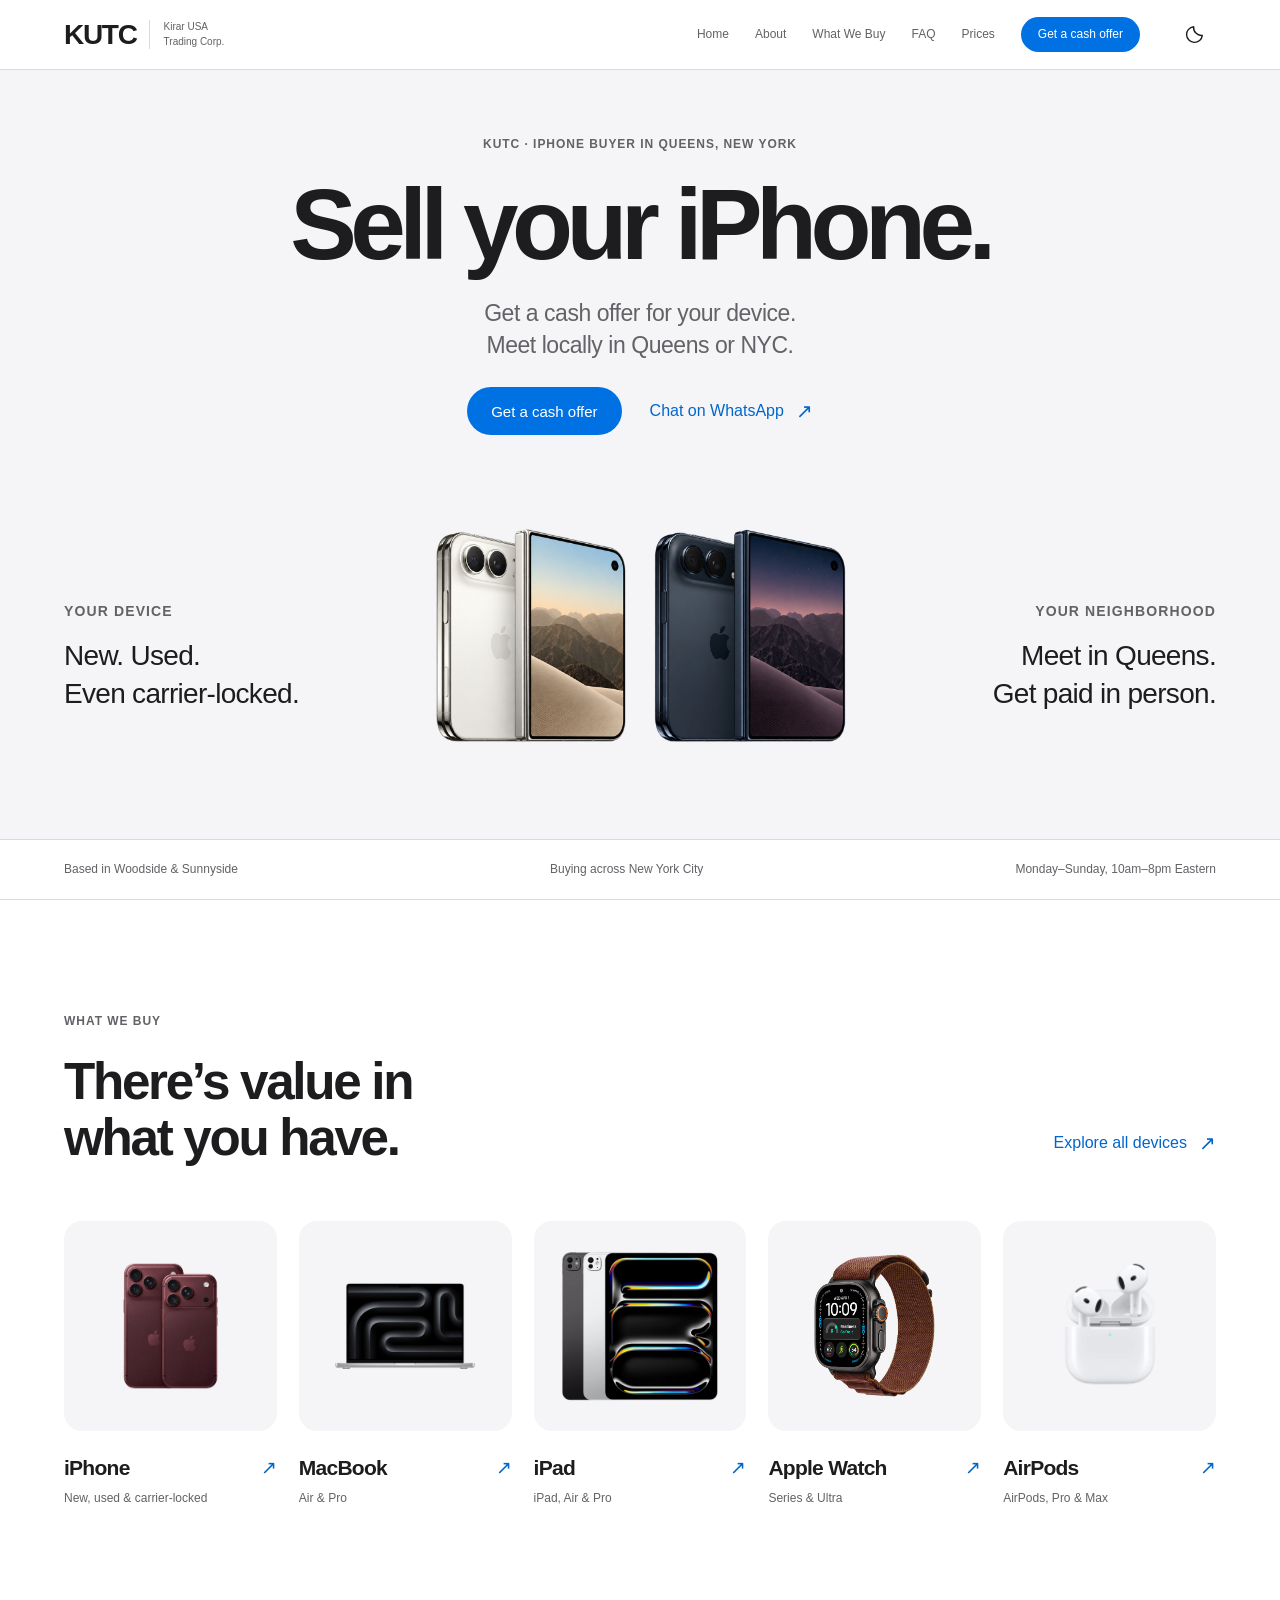
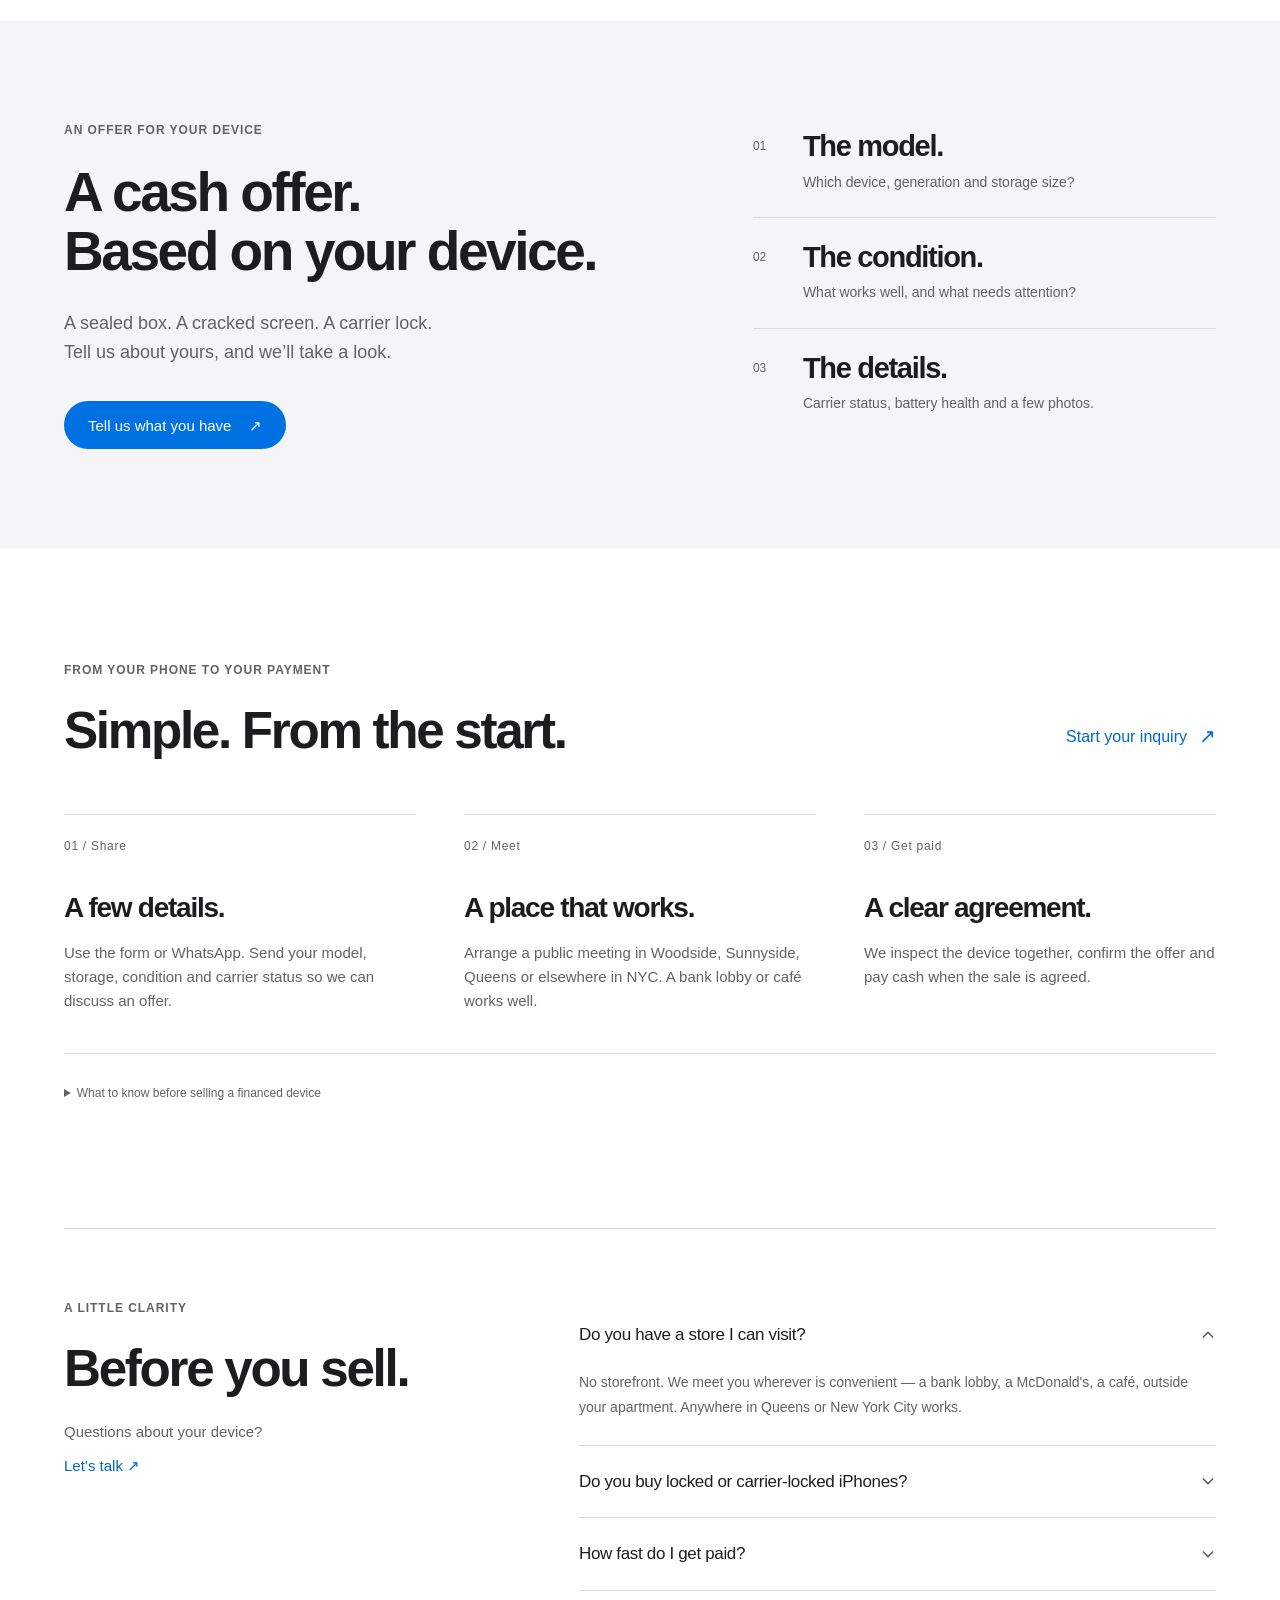
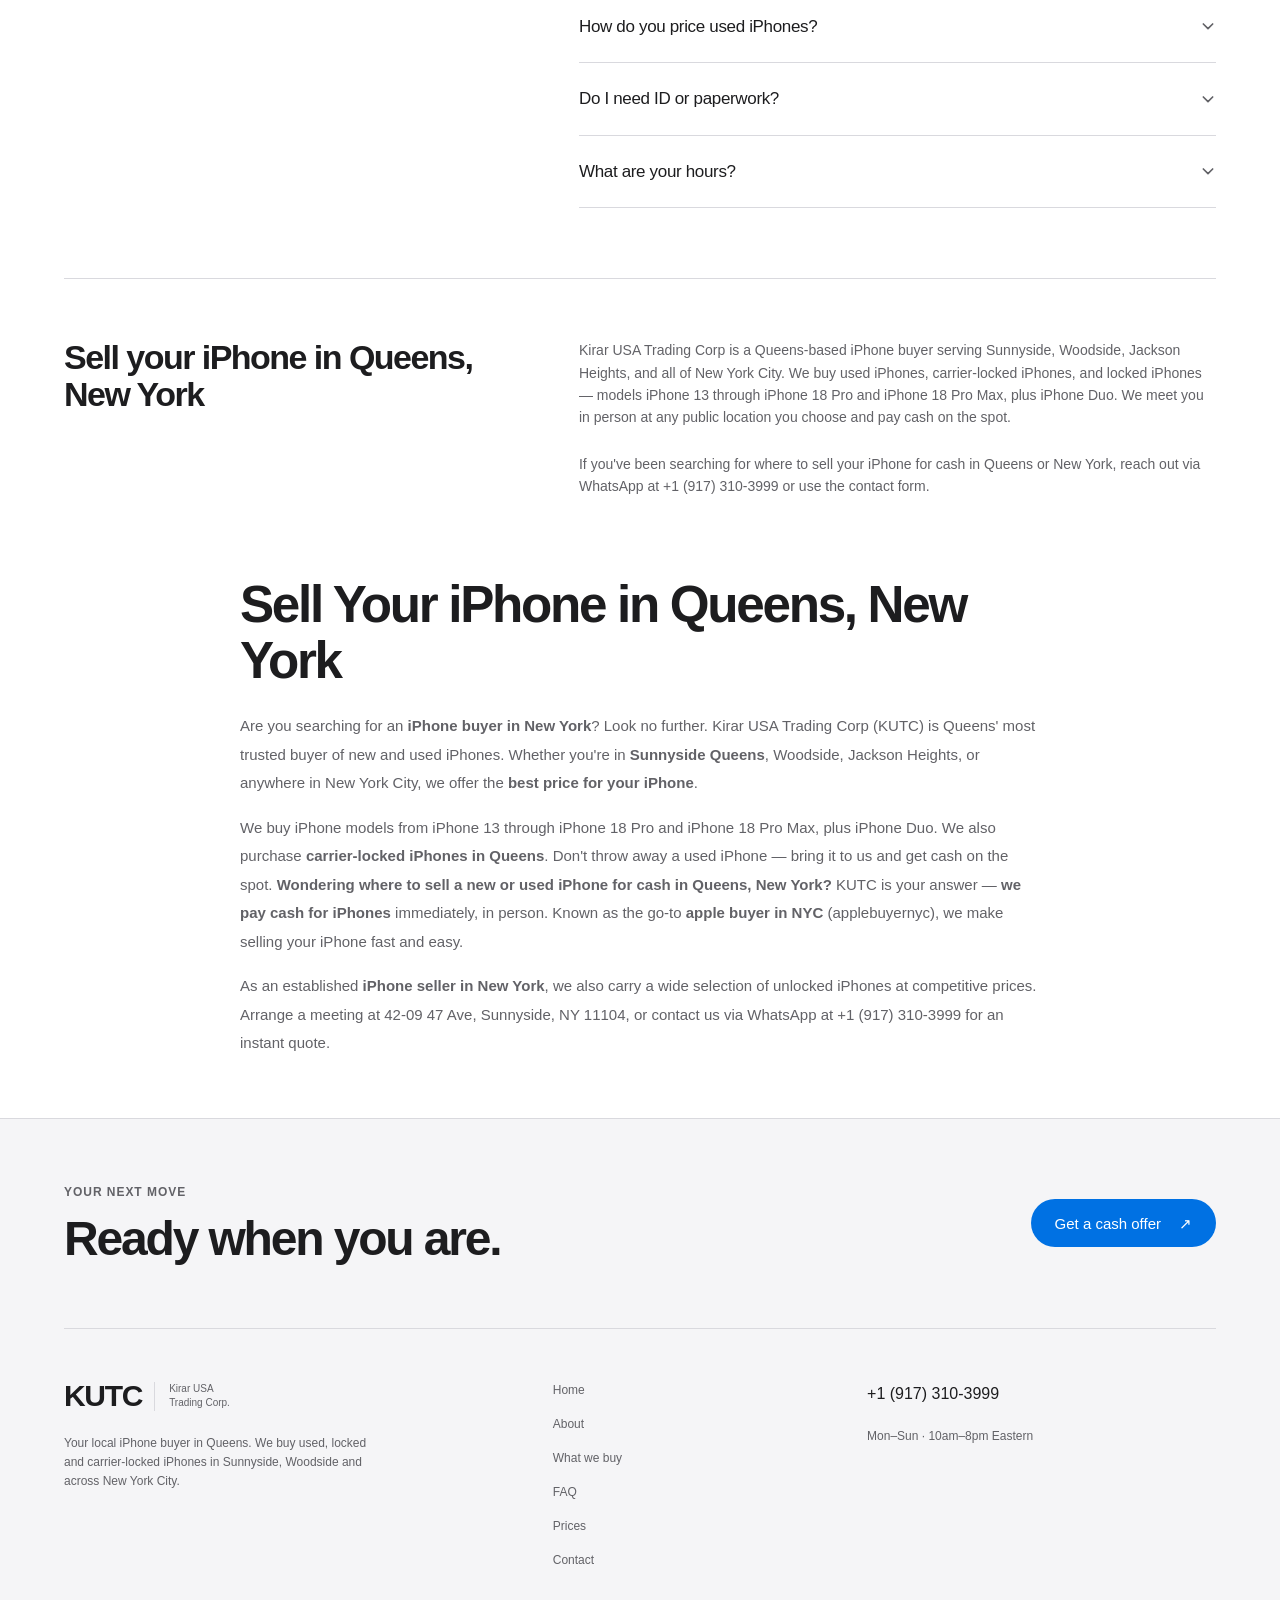
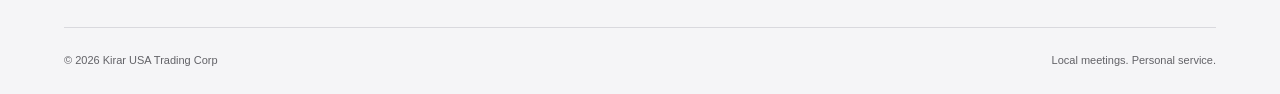
<file: index.html>
<!DOCTYPE html>
<html lang="en">
<head>
  <meta charset="UTF-8"/>
  <meta name="viewport" content="width=device-width,initial-scale=1.0"/>
  <title>iPhone Buyer in Queens New York | Sell Your iPhone | Kirar USA Trading Corp</title>
  <meta name="description" content="Looking to sell your iPhone in Queens, Sunnyside, or New York? KUTC buys used iPhones, carrier-locked iPhones. Best prices in Queens NY. We pay cash for iPhones on the spot. Wondering where to sell your new or used iPhone for cash in Queens, New York? The original apple buyer NYC — applebuyernyc. Call or WhatsApp now!"/>
  <meta name="keywords" content="iPhone buyer in New York, iPhone buyer Queens NY, iPhone buyer Sunnyside Queens, used iPhone buyer New York, used iPhone buyer Queens, carrier locked iPhone buyer Queens, best price iPhone Queens New York, sell your iPhone, wanted iPhone, carrier-locked iPhone buyer, sell iPhone Queens, iPhone seller New York, where to sell phone for cash Queens, sell used phone for cash New York, sell new phone for cash Queens NY, where to sell phone Queens New York"/>
  <link rel="canonical" href="https://kirarusatrading.com/"/>

  <!-- Open Graph -->
  <meta property="og:title" content="iPhone Buyer in Queens NY — Best Prices | Kirar USA Trading Corp"/>
  <meta property="og:description" content="Sell your iPhone in Queens, Sunnyside, or anywhere in New York. We buy used, carrier-locked, iPhones at the best prices."/>
  <meta property="og:type" content="website"/>
  <meta property="og:url" content="https://kirarusatrading.com/"/>
  <meta property="og:locale" content="en_US"/>

  <script type="application/ld+json">
  {
    "@context": "https://schema.org",
    "@type": "LocalBusiness",
    "name": "Kirar USA Trading Corp",
    "alternateName": "KUTC",
    "description": "iPhone buyer and seller in Queens, New York. We buy used iPhones, carrier-locked iPhones at the best prices in Sunnyside and Queens NY.",
    "url": "https://kirarusatrading.com",
    "telephone": "+19173103999",
    "address": {
      "@type": "PostalAddress",
      "addressLocality": "Woodside",
      "addressRegion": "NY",
      "addressCountry": "US"
    },
    "geo": {
      "@type": "GeoCoordinates",
      "latitude": "40.7448",
      "longitude": "-73.9027"
    },
    "areaServed": [
      {"@type": "City", "name": "New York"},
      {"@type": "Neighborhood", "name": "Queens"},
      {"@type": "Neighborhood", "name": "Sunnyside"},
      {"@type": "Neighborhood", "name": "Woodside"}
    ],
    "openingHoursSpecification": {
      "@type": "OpeningHoursSpecification",
      "dayOfWeek": ["Monday","Tuesday","Wednesday","Thursday","Friday","Saturday","Sunday"],
      "opens": "10:00",
      "closes": "20:00"
    },
    "priceRange": "$$",
    "sameAs": ["https://wa.me/19173103999"],
    "hasOfferCatalog": {
      "@type": "OfferCatalog",
      "name": "iPhone Buying Services",
      "itemListElement": [
        {"@type": "Offer", "itemOffered": {"@type": "Service", "name": "Buy Used iPhones in Queens NY"}},
        {"@type": "Offer", "itemOffered": {"@type": "Service", "name": "Buy Carrier Locked iPhones Queens"}},
        {"@type": "Offer", "itemOffered": {"@type": "Service", "name": "Sell iPhones in Sunnyside Queens"}}
      ]
    }
  }
  </script>

  
<meta name="theme-color" content="#ffffff"><link rel="icon" href="/favicon.svg?v=2" type="image/svg+xml"><link rel="icon" href="/favicon-32x32.png?v=2" sizes="32x32" type="image/png"><link rel="icon" href="/favicon-16x16.png?v=2" sizes="16x16" type="image/png"><link rel="shortcut icon" href="/favicon.ico?v=2"><link rel="apple-touch-icon" href="/apple-touch-icon.png?v=2" sizes="180x180"><link rel="manifest" href="/site.webmanifest"><meta name="apple-mobile-web-app-title" content="KUTC"><script src="/theme.js"></script><link rel="stylesheet" href="/style.css"><noscript><style>.hamburger{display:none!important}.mobile-menu{display:flex!important;position:static!important;flex-wrap:wrap}header nav{display:none!important}</style></noscript><meta property="og:image" content="https://kirarusatrading.com/assets/brand/social-preview.png"><meta property="og:image:width" content="1200"><meta property="og:image:height" content="630"><meta property="og:image:alt" content="KUTC — Buy, sell and trade Apple devices in Queens and New York City"><meta property="og:site_name" content="Kirar USA Trading Corp."><meta name="twitter:card" content="summary_large_image"></head>
<body class="home-page">
<a class="skip-link" href="#main">Skip to content</a>

<header>
  <a href="/" class="logo" aria-label="Kirar USA Trading Corp home"><span class="kutc-logotype" aria-hidden="true">KUTC</span><span class="brand-full">Kirar USA<br>Trading Corp.</span></a>
  <nav aria-label="Main navigation">
    <a href="/">Home</a>
    <a href="/about">About</a>
    <a href="/products">What We Buy</a>
    <a href="/#faq">FAQ</a><a href="/prices">Prices</a>
    <a href="/contact-us" class="cta-nav">Get a cash offer</a>
  </nav>
  <div class="header-tools"><button type="button" class="theme-toggle" aria-label="Switch to dark mode" aria-pressed="false"><svg class="theme-moon" viewBox="0 0 24 24" fill="none" stroke="currentColor" stroke-width="1.6" stroke-linecap="round" stroke-linejoin="round" aria-hidden="true"><path d="M20.9 13A9 9 0 0 1 11 3.1 9 9 0 1 0 20.9 13Z"/></svg><svg class="theme-sun" viewBox="0 0 24 24" fill="none" stroke="currentColor" stroke-width="1.6" stroke-linecap="round" aria-hidden="true"><circle cx="12" cy="12" r="4"/><path d="M12 2v2m0 16v2M2 12h2m16 0h2M4.93 4.93l1.42 1.42m11.3 11.3 1.42 1.42m0-14.14-1.42 1.42M6.35 17.65l-1.42 1.42"/></svg></button><button class="hamburger" aria-label="Open menu" aria-expanded="false" aria-controls="mobile-menu"><span></span><span></span><span></span></button></div>
</header>
<div class="mobile-menu" id="mobile-menu">
  <a href="/">Home</a>
  <a href="/about">About</a>
  <a href="/products">What We Buy</a>
  <a href="/#faq">FAQ</a><a href="/prices">Prices</a>
  <a href="/contact-us" class="cta-nav">Get a cash offer</a>
</div>

<main id="main">

<section class="home-hero"><div class="hero-intro"><p class="eyebrow">KUTC · iPhone buyer in Queens, New York</p><h1>Sell your iPhone.</h1><p class="hero-subtitle">Get a cash offer for your device.<br>Meet locally in Queens or NYC.</p><div class="hero-actions"><a href="/contact-us" class="btn btn-primary">Get a cash offer</a><a href="https://wa.me/19173103999" class="text-link">Chat on WhatsApp <span aria-hidden="true">↗</span></a></div></div><div class="hero-stage hero-duo section-inner"><div class="stage-note"><span class="small-label">Your device</span><p>New. Used.<br>Even carrier-locked.</p></div><img src="/assets/images/iphone-duo-cutout.png" alt="iPhone Duo — sell your iPhone to Kirar USA Trading Corp" width="1674" height="940" fetchpriority="high" loading="eager"><div class="stage-note"><span class="small-label">Your neighborhood</span><p>Meet in Queens.<br>Get paid in person.</p></div></div></section>
<div class="service-strip"><div class="section-inner"><p>Based in Woodside & Sunnyside</p><p>Buying across New York City</p><p>Monday–Sunday, 10am–8pm Eastern</p></div></div>
<section class="device-discovery section-inner"><div class="section-heading"><div><p class="eyebrow">What we buy</p><h2 class="section-title">There’s value in<br>what you have.</h2></div><a href="/products" class="text-link">Explore all devices <span aria-hidden="true">↗</span></a></div><div class="category-collection"><a class="category-tile" href="/products#iphones"><div class="category-image"><img src="/assets/images/iphone-18-cutout.png" alt="iPhone" width="1085" height="1449" loading="lazy"></div><div class="category-title"><h3>iPhone</h3><span aria-hidden="true">↗</span></div><p>New, used & carrier-locked</p></a><a class="category-tile" href="/products#macbooks"><div class="category-image"><img src="/assets/images/macbook-web.webp" alt="MacBook" width="800" height="800" loading="lazy"></div><div class="category-title"><h3>MacBook</h3><span aria-hidden="true">↗</span></div><p>Air & Pro</p></a><a class="category-tile" href="/products#ipads"><div class="category-image"><img src="/assets/images/ipadpro-web.webp" alt="iPad" width="800" height="800" loading="lazy"></div><div class="category-title"><h3>iPad</h3><span aria-hidden="true">↗</span></div><p>iPad, Air & Pro</p></a><a class="category-tile" href="/products#watches"><div class="category-image"><img src="/assets/images/watch-ultra-4-cutout.png" alt="Apple Watch" width="1254" height="1254" loading="lazy"></div><div class="category-title"><h3>Apple Watch</h3><span aria-hidden="true">↗</span></div><p>Series & Ultra</p></a><a class="category-tile" href="/products#airpods"><div class="category-image"><img class="image-light" src="/assets/images/airpods-5.webp" alt="AirPods" width="653" height="653" loading="lazy"><img class="image-dark" src="/assets/images/airpods-5-dark.png" alt="AirPods 5 with their charging case" width="1254" height="1254" loading="lazy"></div><div class="category-title"><h3>AirPods</h3><span aria-hidden="true">↗</span></div><p>AirPods, Pro & Max</p></a></div></section>
<section class="offer-feature"><div class="section-inner"><div class="offer-feature-heading"><p class="eyebrow">An offer for your device</p><h2>A cash offer.<br>Based on your device.</h2><p>A sealed box. A cracked screen. A carrier lock.<br>Tell us about yours, and we’ll take a look.</p><a class="btn btn-white" href="/contact-us">Tell us what you have <span aria-hidden="true">↗</span></a></div><div class="offer-factors"><div><span>01</span><h3>The model.</h3><p>Which device, generation and storage size?</p></div><div><span>02</span><h3>The condition.</h3><p>What works well, and what needs attention?</p></div><div><span>03</span><h3>The details.</h3><p>Carrier status, battery health and a few photos.</p></div></div></div></section>
<section class="journey section-inner" id="how-it-works"><div class="section-heading"><div><p class="eyebrow">From your phone to your payment</p><h2 class="section-title">Simple. From the start.</h2></div><a href="/contact-us" class="text-link">Start your inquiry <span aria-hidden="true">↗</span></a></div><ol class="process-inline"><li><span>01 / Share</span><h3>A few details.</h3><p>Use the form or WhatsApp. Send your model, storage, condition and carrier status so we can discuss an offer.</p></li><li><span>02 / Meet</span><h3>A place that works.</h3><p>Arrange a public meeting in Woodside, Sunnyside, Queens or elsewhere in NYC. A bank lobby or café works well.</p></li><li><span>03 / Get paid</span><h3>A clear agreement.</h3><p>We inspect the device together, confirm the offer and pay cash when the sale is agreed.</p></li></ol><details class="seller-terms"><summary>What to know before selling a financed device</summary><p>We purchase your device only. Any remaining monthly installments on a financed phone are your sole responsibility, and we are not liable for payments owed to your carrier. Devices sold to us must not be reported as lost or stolen after the transaction in an attempt to file an insurance claim. Doing so is illegal. Any device reported as lost or stolen will be blocked and blacklisted, rendering it unusable.</p></details></section>
<!-- FAQ -->
<div class="section-inner" style="padding-bottom: 80px;">
  <div class="text-block">
    <div id="faq" class="faq-section">
      <div class="faq-heading"><p class="eyebrow">A little clarity</p><h2 class="section-title">Before you sell.</h2><p>Questions about your device?<br><a href="/contact-us">Let’s talk <span aria-hidden="true">↗</span></a></p></div>
      <div class="faq-accordion">
        <div class="faq-item open">
          <button class="faq-question">
            <span>Do you have a store I can visit?</span>
            <svg class="faq-chevron" fill="none" stroke="currentColor" viewBox="0 0 24 24"><path stroke-linecap="round" stroke-linejoin="round" stroke-width="2.5" d="M19 9l-7 7-7-7"/></svg>
          </button>
          <div class="faq-answer"><p>No storefront. We meet you wherever is convenient — a bank lobby, a McDonald's, a café, outside your apartment. Anywhere in Queens or New York City works.</p></div>
        </div>
        <div class="faq-item">
          <button class="faq-question">
            <span>Do you buy locked or carrier-locked iPhones?</span>
            <svg class="faq-chevron" fill="none" stroke="currentColor" viewBox="0 0 24 24"><path stroke-linecap="round" stroke-linejoin="round" stroke-width="2.5" d="M19 9l-7 7-7-7"/></svg>
          </button>
          <div class="faq-answer"><p>Yes. Locked, carrier-locked, financed — we buy what other places won't. For financed devices, you're still responsible for paying off the remaining balance with the carrier, but we can still buy it from you.</p></div>
        </div>
        <div class="faq-item">
          <button class="faq-question">
            <span>How fast do I get paid?</span>
            <svg class="faq-chevron" fill="none" stroke="currentColor" viewBox="0 0 24 24"><path stroke-linecap="round" stroke-linejoin="round" stroke-width="2.5" d="M19 9l-7 7-7-7"/></svg>
          </button>
          <div class="faq-answer"><p>Right when we meet. Cash in hand after we check the device. No bank transfers, no waiting period.</p></div>
        </div>
        <div class="faq-item">
          <button class="faq-question">
            <span>How do you price used iPhones?</span>
            <svg class="faq-chevron" fill="none" stroke="currentColor" viewBox="0 0 24 24"><path stroke-linecap="round" stroke-linejoin="round" stroke-width="2.5" d="M19 9l-7 7-7-7"/></svg>
          </button>
          <div class="faq-answer"><p>Based on model, storage size, and condition. For used phones we give an estimate upfront — exact price confirmed when we see the device. Brand new sealed phones get an exact quote immediately. Send us a WhatsApp with the details.</p></div>
        </div>
        <div class="faq-item">
          <button class="faq-question">
            <span>Do I need ID or paperwork?</span>
            <svg class="faq-chevron" fill="none" stroke="currentColor" viewBox="0 0 24 24"><path stroke-linecap="round" stroke-linejoin="round" stroke-width="2.5" d="M19 9l-7 7-7-7"/></svg>
          </button>
          <div class="faq-answer"><p>No paperwork, no ID. Just make sure the device is yours to sell.</p></div>
        </div>
        <div class="faq-item">
          <button class="faq-question">
            <span>What are your hours?</span>
            <svg class="faq-chevron" fill="none" stroke="currentColor" viewBox="0 0 24 24"><path stroke-linecap="round" stroke-linejoin="round" stroke-width="2.5" d="M19 9l-7 7-7-7"/></svg>
          </button>
          <div class="faq-answer"><p>Monday through Sunday, 10am to 8pm Eastern. Message us outside those hours and we'll get back to you when we're back online.</p></div>
        </div>
      </div>
    </div>

    <div class="local-editorial">
      <h2 class="section-title">Sell your iPhone in Queens, New York</h2>
      <p>Kirar USA Trading Corp is a Queens-based iPhone buyer serving Sunnyside, Woodside, Jackson Heights, and all of New York City. We buy used iPhones, carrier-locked iPhones, and locked iPhones — models iPhone 13 through iPhone 18 Pro and iPhone 18 Pro Max, plus iPhone Duo. We meet you in person at any public location you choose and pay cash on the spot.</p>
      <p>If you've been searching for where to sell your iPhone for cash in Queens or New York, reach out via WhatsApp at +1 (917) 310-3999 or use the contact form.</p>
    </div>
  </div>
</div>


<div class="section-inner" style="padding-bottom:60px;">
  <div style="max-width:800px;margin:0 auto;">
    <h2 class="section-title" style="margin-bottom:24px;">Sell Your iPhone in <em>Queens, New York</em></h2>
    <p style="font-size:15px;color:var(--text-muted);line-height:1.9;margin-bottom:16px;font-weight:500;">
      Are you searching for an <strong>iPhone buyer in New York</strong>? Look no further. Kirar USA Trading Corp (KUTC) is Queens' most trusted buyer of new and used iPhones. Whether you're in <strong>Sunnyside Queens</strong>, Woodside, Jackson Heights, or anywhere in New York City, we offer the <strong>best price for your iPhone</strong>.
    </p>
    <p style="font-size:15px;color:var(--text-muted);line-height:1.9;margin-bottom:16px;font-weight:500;">
      We buy iPhone models from iPhone 13 through iPhone 18 Pro and iPhone 18 Pro Max, plus iPhone Duo. We also purchase <strong>carrier-locked iPhones in Queens</strong>. Don't throw away a used iPhone — bring it to us and get cash on the spot. <strong>Wondering where to sell a new or used iPhone for cash in Queens, New York?</strong> KUTC is your answer — <strong>we pay cash for iPhones</strong> immediately, in person. Known as the go-to <strong>apple buyer in NYC</strong> (applebuyernyc), we make selling your iPhone fast and easy.
    </p>
    <p style="font-size:15px;color:var(--text-muted);line-height:1.9;font-weight:500;">
      As an established <strong>iPhone seller in New York</strong>, we also carry a wide selection of unlocked iPhones at competitive prices. Arrange a meeting at 42-09 47 Ave, Sunnyside, NY 11104, or contact us via WhatsApp at +1 (917) 310-3999 for an instant quote.
    </p>
  </div>
</div>

</main>



<footer><div class="section-inner"><div class="footer-invitation"><div><p class="eyebrow">Your next move</p><h2>Ready when you are.</h2></div><a href="/contact-us" class="btn btn-primary">Get a cash offer <span aria-hidden="true">↗</span></a></div><div class="footer-content"><div class="footer-brand"><a href="/" class="logo" aria-label="Kirar USA Trading Corp home"><span class="kutc-logotype" aria-hidden="true">KUTC</span><span class="brand-full">Kirar USA<br>Trading Corp.</span></a><p>Your local iPhone buyer in Queens. We buy used, locked and carrier-locked iPhones in Sunnyside, Woodside and across New York City.</p></div><nav aria-label="Footer navigation"><a href="/">Home</a><a href="/about">About</a><a href="/products">What we buy</a><a href="/#faq">FAQ</a><a href="/prices">Prices</a><a href="/contact-us">Contact</a></nav><div class="footer-contact"><a href="https://wa.me/19173103999">+1 (917) 310-3999</a><p>Mon–Sun · 10am–8pm Eastern</p></div></div><div class="footer-bottom"><span>© 2026 Kirar USA Trading Corp</span><span>Local meetings. Personal service.</span></div></div></footer>


<script src="script.js"></script>
</body>
</html>
</file>
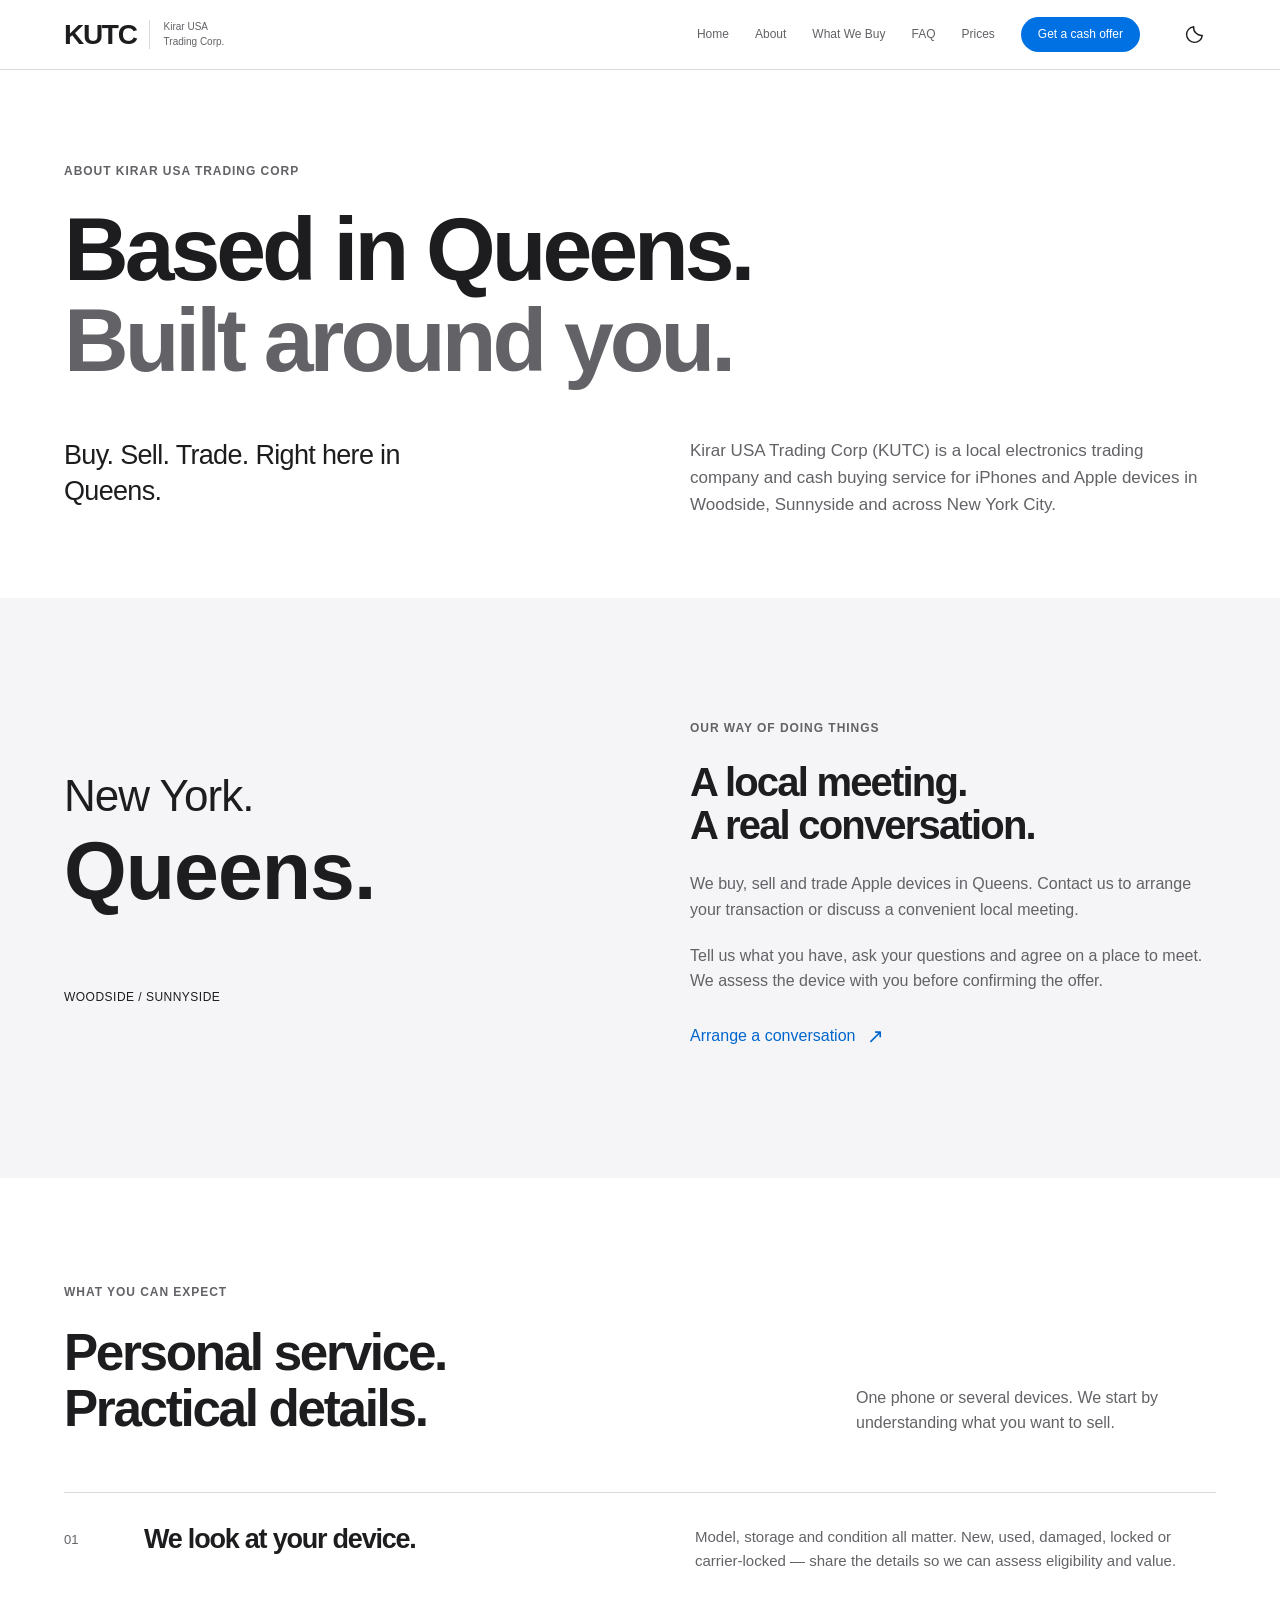
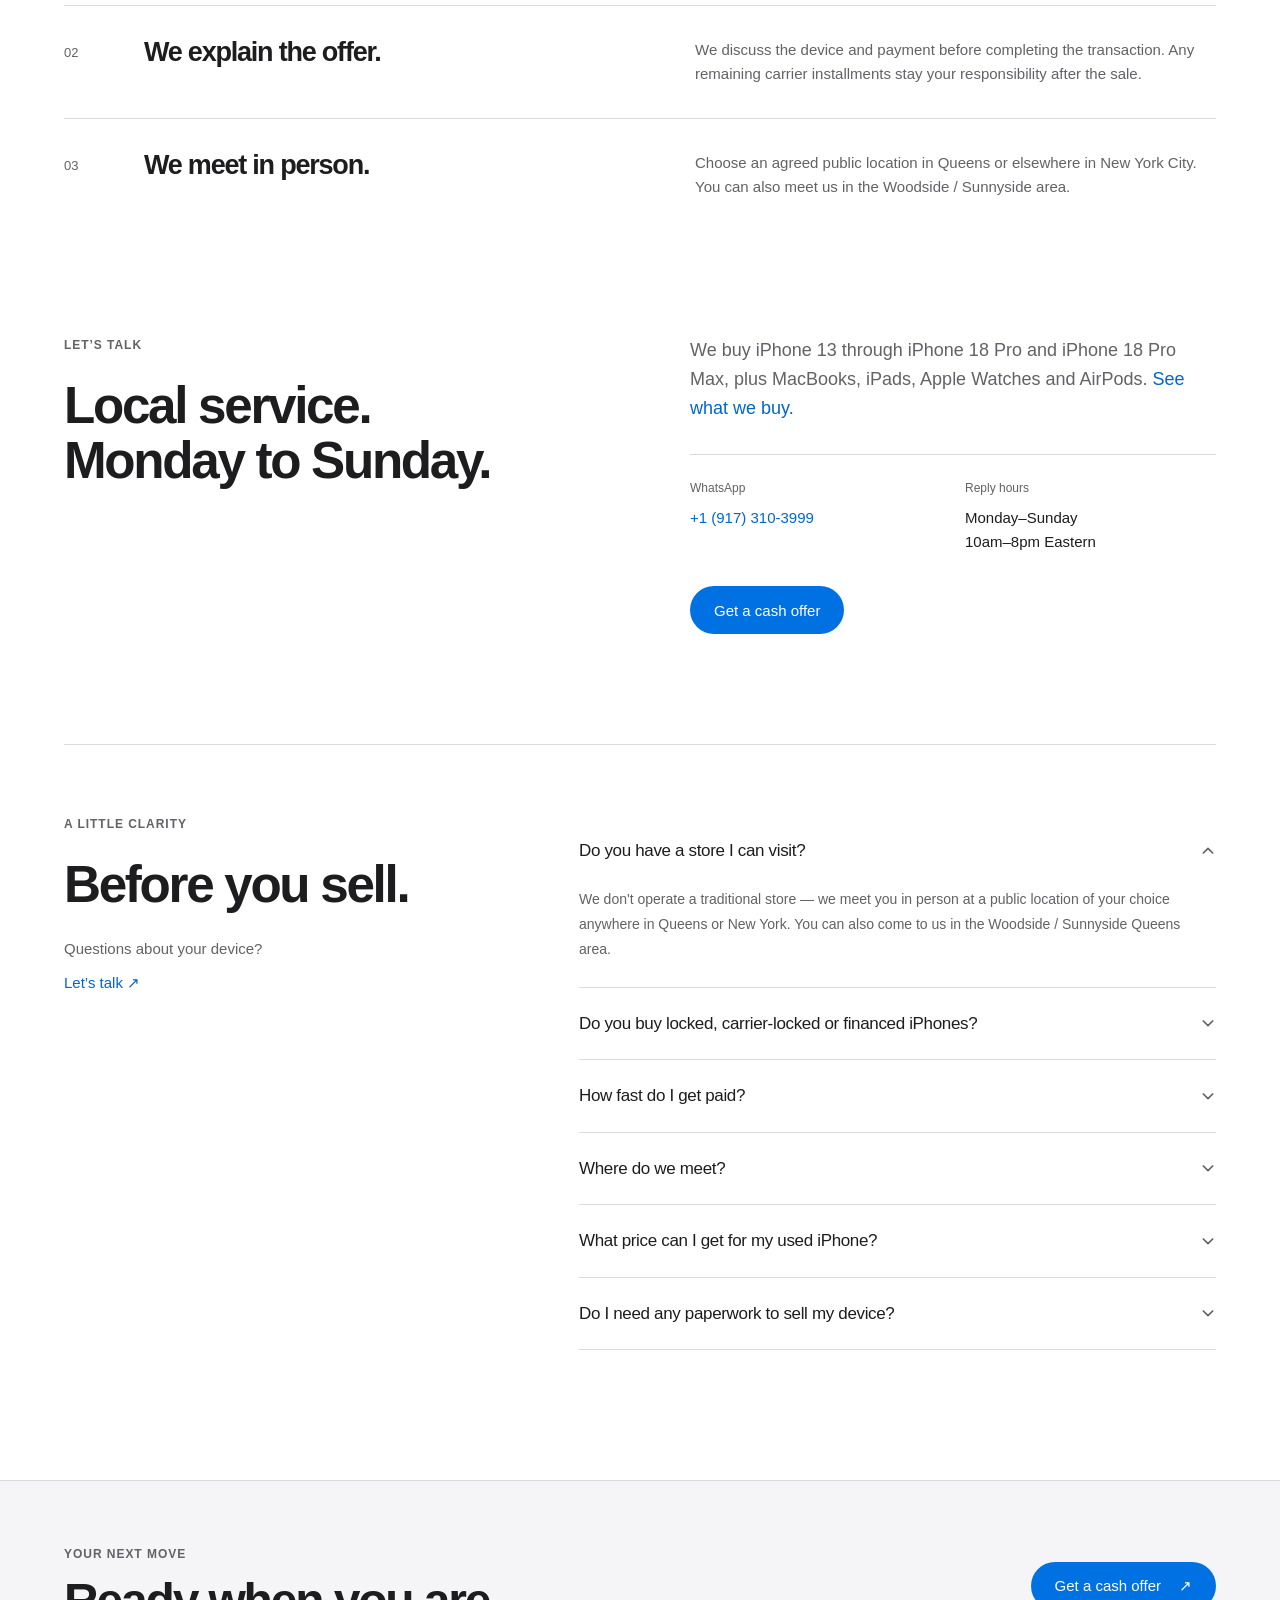
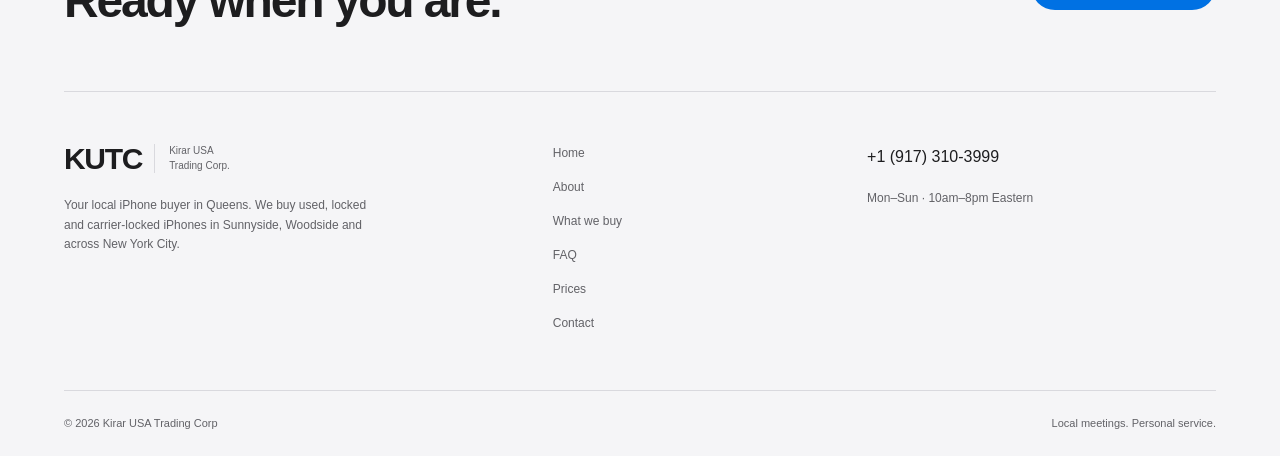
<file: about.html>
<!DOCTYPE html>
<html lang="en">
<head>
  <meta charset="UTF-8"/>
  <meta name="viewport" content="width=device-width,initial-scale=1.0"/>
  <title>About Us | iPhone Buyer Queens NY | Kirar USA Trading Corp</title>
  <meta name="description" content="Learn about Kirar USA Trading Corp — the trusted iPhone buyer in Queens and Sunnyside, New York. We buy used iPhones, carrier-locked and locked iPhones at the best prices in NYC."/>
  <meta name="keywords" content="iPhone buyer Queens NY, used iPhone buyer New York, sell your iPhone Queens, iPhone buyer Sunnyside Queens, locked iPhone buyer, carrier locked iPhone buyer Queens, where to sell phone for cash Queens, sell used phone Queens New York, KUTC about"/>
  <link rel="canonical" href="https://kirarusatrading.com/about"/>
  
<meta name="theme-color" content="#ffffff"><link rel="icon" href="/favicon.svg?v=2" type="image/svg+xml"><link rel="icon" href="/favicon-32x32.png?v=2" sizes="32x32" type="image/png"><link rel="icon" href="/favicon-16x16.png?v=2" sizes="16x16" type="image/png"><link rel="shortcut icon" href="/favicon.ico?v=2"><link rel="apple-touch-icon" href="/apple-touch-icon.png?v=2" sizes="180x180"><link rel="manifest" href="/site.webmanifest"><meta name="apple-mobile-web-app-title" content="KUTC"><script src="/theme.js"></script><link rel="stylesheet" href="/style.css"><noscript><style>.hamburger{display:none!important}.mobile-menu{display:flex!important;position:static!important;flex-wrap:wrap}header nav{display:none!important}</style></noscript><meta property="og:image" content="https://kirarusatrading.com/assets/brand/social-preview.png"><meta property="og:image:width" content="1200"><meta property="og:image:height" content="630"><meta property="og:image:alt" content="KUTC — Buy, sell and trade Apple devices in Queens and New York City"><meta property="og:site_name" content="Kirar USA Trading Corp."><meta name="twitter:card" content="summary_large_image"></head>
<body class="about-page">
<a class="skip-link" href="#main">Skip to content</a>
<header>
  <a href="/" class="logo" aria-label="Kirar USA Trading Corp home"><span class="kutc-logotype" aria-hidden="true">KUTC</span><span class="brand-full">Kirar USA<br>Trading Corp.</span></a>
  <nav aria-label="Main navigation">
    <a href="/">Home</a><a href="/about">About</a><a href="/products">What We Buy</a><a href="/#faq">FAQ</a><a href="/prices">Prices</a><a href="/contact-us" class="cta-nav">Get a cash offer</a>
  </nav>
  <div class="header-tools"><button type="button" class="theme-toggle" aria-label="Switch to dark mode" aria-pressed="false"><svg class="theme-moon" viewBox="0 0 24 24" fill="none" stroke="currentColor" stroke-width="1.6" stroke-linecap="round" stroke-linejoin="round" aria-hidden="true"><path d="M20.9 13A9 9 0 0 1 11 3.1 9 9 0 1 0 20.9 13Z"/></svg><svg class="theme-sun" viewBox="0 0 24 24" fill="none" stroke="currentColor" stroke-width="1.6" stroke-linecap="round" aria-hidden="true"><circle cx="12" cy="12" r="4"/><path d="M12 2v2m0 16v2M2 12h2m16 0h2M4.93 4.93l1.42 1.42m11.3 11.3 1.42 1.42m0-14.14-1.42 1.42M6.35 17.65l-1.42 1.42"/></svg></button><button class="hamburger" aria-label="Open menu" aria-expanded="false" aria-controls="mobile-menu"><span></span><span></span><span></span></button></div>
</header>
<div class="mobile-menu" id="mobile-menu">
  <a href="/">Home</a><a href="/about">About</a><a href="/products">What We Buy</a><a href="/#faq">FAQ</a><a href="/prices">Prices</a><a href="/contact-us" class="cta-nav">Get a cash offer</a>
</div>

<main id="main">
<section class="about-masthead section-inner"><p class="eyebrow">About Kirar USA Trading Corp</p><h1>Based in Queens.<br><span>Built around you.</span></h1><div class="about-lead"><p>Buy. Sell. Trade. Right here in Queens.</p><p>Kirar USA Trading Corp (KUTC) is a local electronics trading company and cash buying service for iPhones and Apple devices in Woodside, Sunnyside and across New York City.</p></div></section>
<section class="local-feature"><div class="section-inner"><div class="local-type" aria-hidden="true"><span>New York.</span><strong>Queens.</strong><span>Woodside / Sunnyside</span></div><div class="local-copy"><p class="eyebrow">Our way of doing things</p><h2>A local meeting.<br>A real conversation.</h2><p>We buy, sell and trade Apple devices in Queens. Contact us to arrange your transaction or discuss a convenient local meeting.</p><p>Tell us what you have, ask your questions and agree on a place to meet. We assess the device with you before confirming the offer.</p><a href="/contact-us" class="text-link">Arrange a conversation <span aria-hidden="true">↗</span></a></div></div></section>
<section class="about-principles section-inner"><div class="section-heading"><div><p class="eyebrow">What you can expect</p><h2 class="section-title">Personal service.<br>Practical details.</h2></div><p>One phone or several devices. We start by understanding what you want to sell.</p></div><div class="principle-list"><article><span>01</span><h3>We look at your device.</h3><p>Model, storage and condition all matter. New, used, damaged, locked or carrier-locked — share the details so we can assess eligibility and value.</p></article><article><span>02</span><h3>We explain the offer.</h3><p>We discuss the device and payment before completing the transaction. Any remaining carrier installments stay your responsibility after the sale.</p></article><article><span>03</span><h3>We meet in person.</h3><p>Choose an agreed public location in Queens or elsewhere in New York City. You can also meet us in the Woodside / Sunnyside area.</p></article></div></section>
<section class="about-contact section-inner"><div><p class="eyebrow">Let’s talk</p><h2 class="section-title">Local service.<br>Monday to Sunday.</h2></div><div><p>We buy iPhone 13 through iPhone 18 Pro and iPhone 18 Pro Max, plus MacBooks, iPads, Apple Watches and AirPods. <a href="/products">See what we buy.</a></p><dl class="business-details"><div><dt>WhatsApp</dt><dd><a href="https://wa.me/19173103999">+1 (917) 310-3999</a></dd></div><div><dt>Reply hours</dt><dd>Monday–Sunday<br>10am–8pm Eastern</dd></div></dl><a href="/contact-us" class="btn btn-primary">Get a cash offer</a></div></section>
<!-- FAQ Section -->
<div class="section-inner" style="padding-bottom:60px;">
  <div class="text-block">
  <div id="faq" class="faq-section">
    
    <div class="faq-heading"><p class="eyebrow">A little clarity</p><h2 class="section-title">Before you sell.</h2><p>Questions about your device?<br><a href="/contact-us">Let’s talk <span aria-hidden="true">↗</span></a></p></div>
    
    <div class="faq-accordion">
      <div class="faq-item open">
        <button class="faq-question">
          <span>Do you have a store I can visit?</span>
          <svg class="faq-chevron" fill="none" stroke="currentColor" viewBox="0 0 24 24"><path stroke-linecap="round" stroke-linejoin="round" stroke-width="2.5" d="M19 9l-7 7-7-7"/></svg>
        </button>
        <div class="faq-answer"><p>We don't operate a traditional store — we meet you in person at a public location of your choice anywhere in Queens or New York. You can also come to us in the Woodside / Sunnyside Queens area.</p></div>
      </div>
      <div class="faq-item">
        <button class="faq-question">
          <span>Do you buy locked, carrier-locked or financed iPhones?</span>
          <svg class="faq-chevron" fill="none" stroke="currentColor" viewBox="0 0 24 24"><path stroke-linecap="round" stroke-linejoin="round" stroke-width="2.5" d="M19 9l-7 7-7-7"/></svg>
        </button>
        <div class="faq-answer"><p>Yes! We buy carrier-locked iPhones, locked and financed iPhones that other buyers won't touch. For financed devices — we can buy them, but paying the remaining monthly installments to the carrier remains your responsibility. Contact us via WhatsApp for a quote.</p></div>
      </div>
      <div class="faq-item">
        <button class="faq-question">
          <span>How fast do I get paid?</span>
          <svg class="faq-chevron" fill="none" stroke="currentColor" viewBox="0 0 24 24"><path stroke-linecap="round" stroke-linejoin="round" stroke-width="2.5" d="M19 9l-7 7-7-7"/></svg>
        </button>
        <div class="faq-answer"><p>Instantly — cash in hand the moment we meet and inspect your device. No waiting, no bank transfers, no delays.</p></div>
      </div>
      <div class="faq-item">
        <button class="faq-question">
          <span>Where do we meet?</span>
          <svg class="faq-chevron" fill="none" stroke="currentColor" viewBox="0 0 24 24"><path stroke-linecap="round" stroke-linejoin="round" stroke-width="2.5" d="M19 9l-7 7-7-7"/></svg>
        </button>
        <div class="faq-answer"><p>Anywhere safe and public works — a bank lobby, McDonald's, Starbucks, or any spot in Queens, Sunnyside, or New York City. We come to you.</p></div>
      </div>
      <div class="faq-item">
        <button class="faq-question">
          <span>What price can I get for my used iPhone?</span>
          <svg class="faq-chevron" fill="none" stroke="currentColor" viewBox="0 0 24 24"><path stroke-linecap="round" stroke-linejoin="round" stroke-width="2.5" d="M19 9l-7 7-7-7"/></svg>
        </button>
        <div class="faq-answer"><p>For used phones we give an approximate price based on model, condition, and storage. For brand new unused phones we can give you an exact price. WhatsApp us with your device details for a fast quote.</p></div>
      </div>
      <div class="faq-item">
        <button class="faq-question">
          <span>Do I need any paperwork to sell my device?</span>
          <svg class="faq-chevron" fill="none" stroke="currentColor" viewBox="0 0 24 24"><path stroke-linecap="round" stroke-linejoin="round" stroke-width="2.5" d="M19 9l-7 7-7-7"/></svg>
        </button>
        <div class="faq-answer"><p>No paperwork or ID needed — just make sure it's your own device.</p></div>
      </div>
    </div>
  </div>
  </div>
</div>
</main>

<footer><div class="section-inner"><div class="footer-invitation"><div><p class="eyebrow">Your next move</p><h2>Ready when you are.</h2></div><a href="/contact-us" class="btn btn-primary">Get a cash offer <span aria-hidden="true">↗</span></a></div><div class="footer-content"><div class="footer-brand"><a href="/" class="logo" aria-label="Kirar USA Trading Corp home"><span class="kutc-logotype" aria-hidden="true">KUTC</span><span class="brand-full">Kirar USA<br>Trading Corp.</span></a><p>Your local iPhone buyer in Queens. We buy used, locked and carrier-locked iPhones in Sunnyside, Woodside and across New York City.</p></div><nav aria-label="Footer navigation"><a href="/">Home</a><a href="/about">About</a><a href="/products">What we buy</a><a href="/#faq">FAQ</a><a href="/prices">Prices</a><a href="/contact-us">Contact</a></nav><div class="footer-contact"><a href="https://wa.me/19173103999">+1 (917) 310-3999</a><p>Mon–Sun · 10am–8pm Eastern</p></div></div><div class="footer-bottom"><span>© 2026 Kirar USA Trading Corp</span><span>Local meetings. Personal service.</span></div></div></footer>

<script src="/script.js"></script>
</body>
</html>
</file>
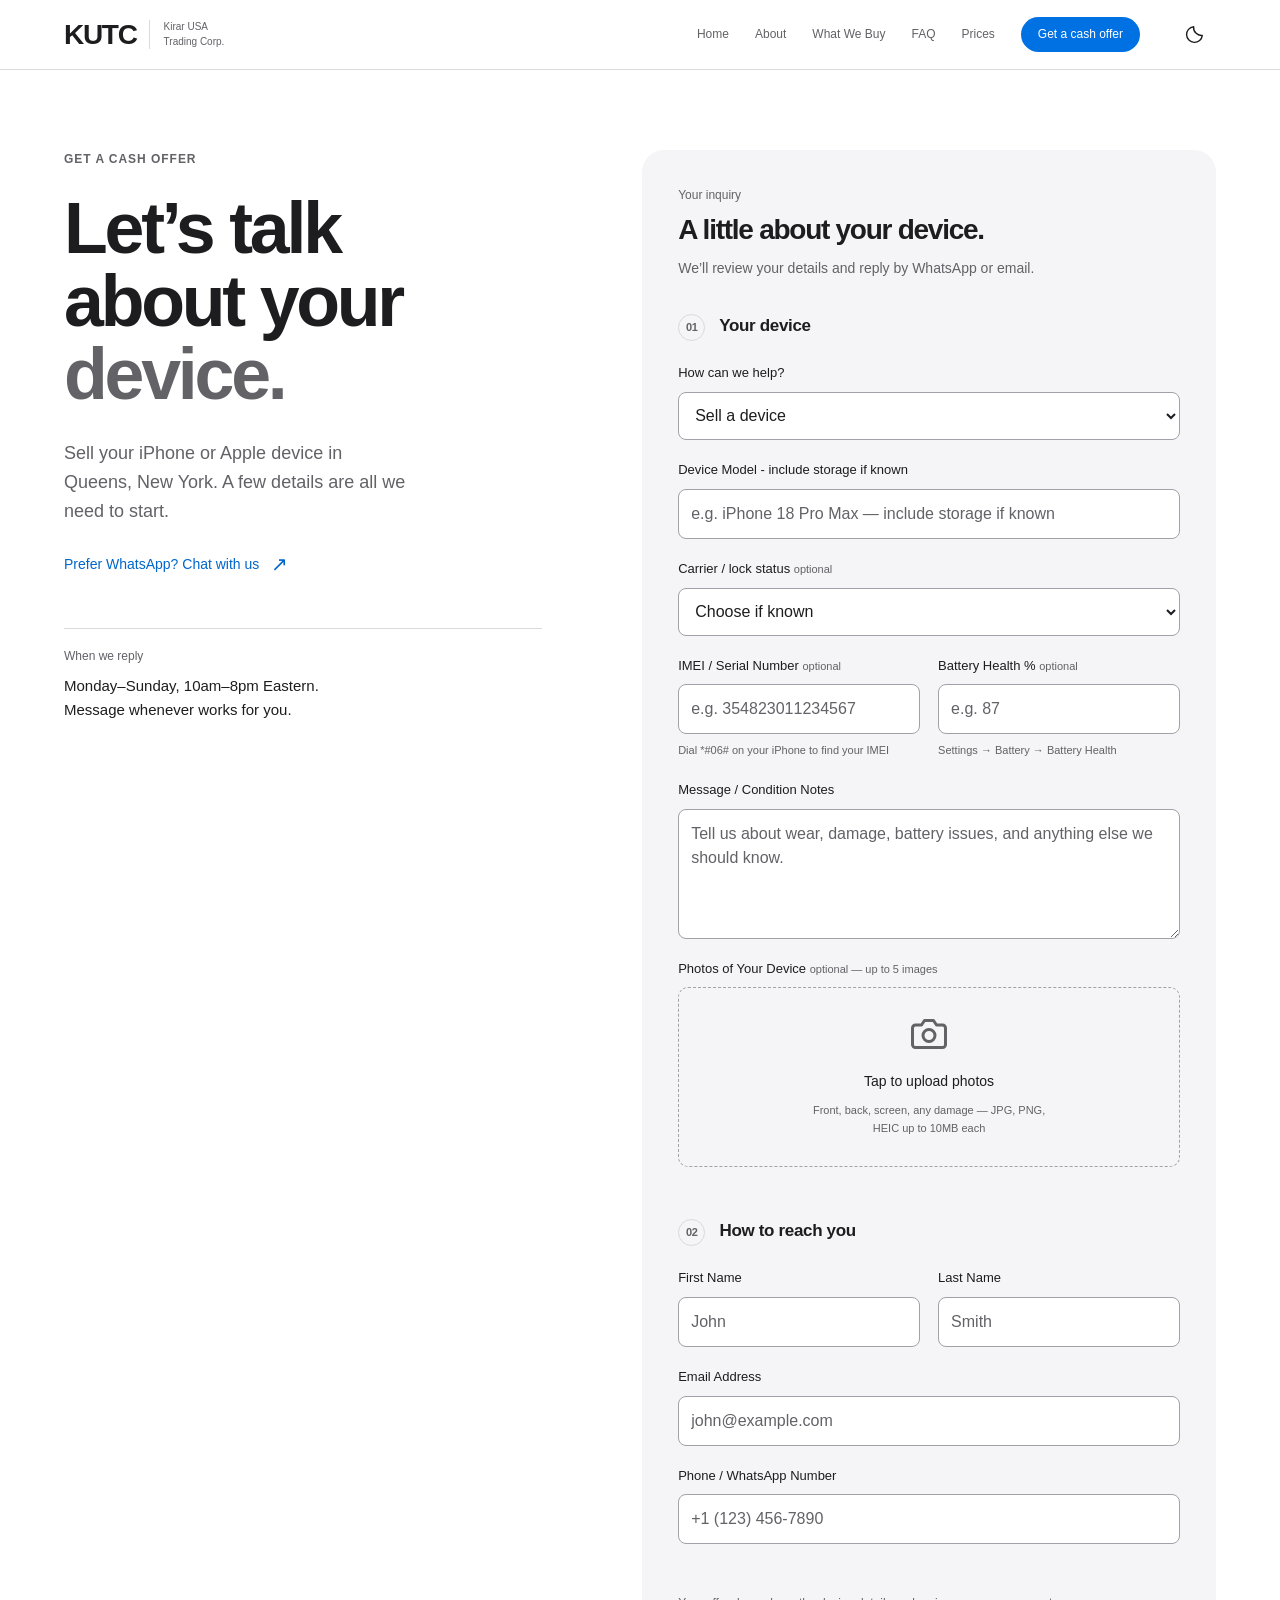
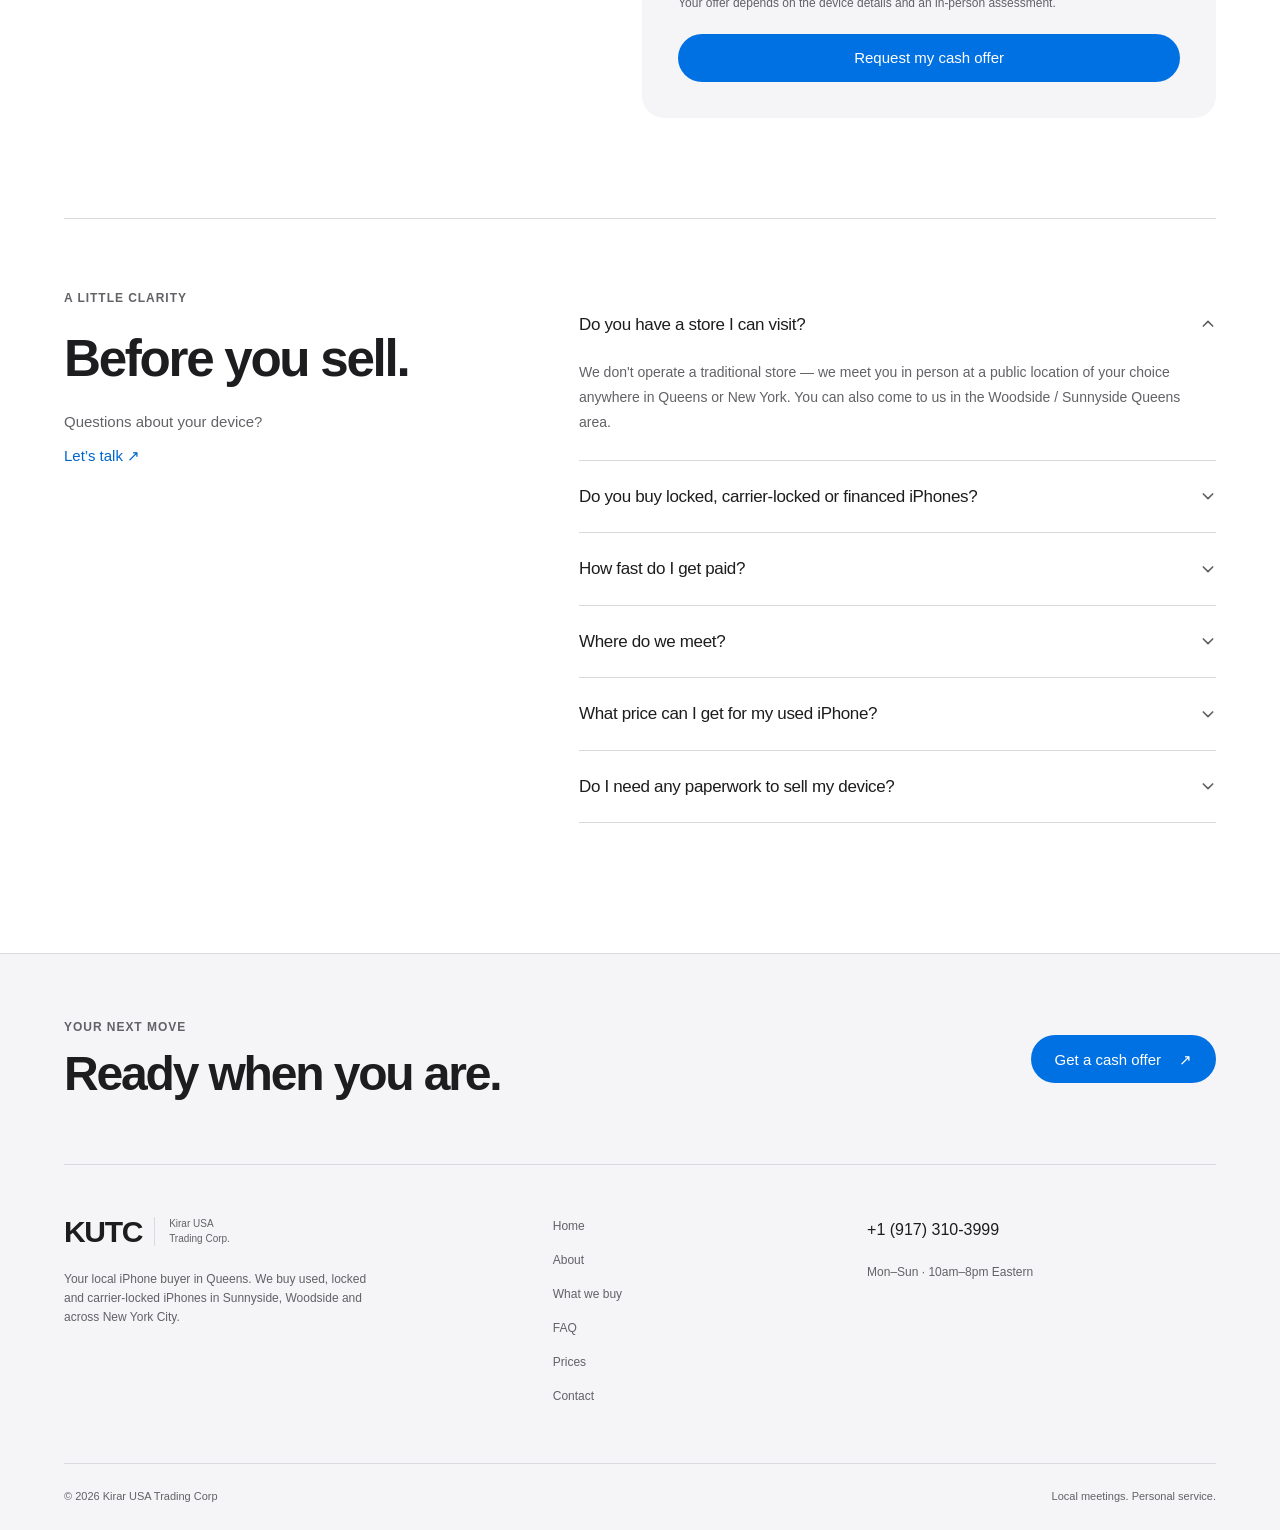
<file: contact-us.html>
<!DOCTYPE html>
<html lang="en">
<head>
  <meta charset="UTF-8"/>
  <meta name="viewport" content="width=device-width,initial-scale=1.0"/>
  <title>We Buy, Sell, and Trade iPhone in Queens NY | Contact Us | Kirar USA Trading Corp</title>
  <meta name="description" content="Ready to sell your iPhone in Queens or New York? Contact KUTC — the #1 iPhone buyer in Sunnyside Queens. We buy used, carrier-locked & locked iPhones. WhatsApp us for an instant quote."/>
  <meta name="keywords" content="sell your iPhone Queens NY, iPhone buyer near me Queens, sell iPhone Sunnyside Queens, wanted iPhone New York, locked iPhone buyer Queens, carrier locked iPhone Queens, sell iPhone for cash New York, where to sell phone for cash Queens, sell new and used phone for cash Queens New York"/>
  <link rel="canonical" href="https://kirarusatrading.com/contact-us"/>
  
<meta name="theme-color" content="#ffffff"><link rel="icon" href="/favicon.svg?v=2" type="image/svg+xml"><link rel="icon" href="/favicon-32x32.png?v=2" sizes="32x32" type="image/png"><link rel="icon" href="/favicon-16x16.png?v=2" sizes="16x16" type="image/png"><link rel="shortcut icon" href="/favicon.ico?v=2"><link rel="apple-touch-icon" href="/apple-touch-icon.png?v=2" sizes="180x180"><link rel="manifest" href="/site.webmanifest"><meta name="apple-mobile-web-app-title" content="KUTC"><script src="/theme.js"></script><link rel="stylesheet" href="/style.css"><noscript><style>.hamburger{display:none!important}.mobile-menu{display:flex!important;position:static!important;flex-wrap:wrap}header nav{display:none!important}</style></noscript><meta property="og:image" content="https://kirarusatrading.com/assets/brand/social-preview.png"><meta property="og:image:width" content="1200"><meta property="og:image:height" content="630"><meta property="og:image:alt" content="KUTC — Buy, sell and trade Apple devices in Queens and New York City"><meta property="og:site_name" content="Kirar USA Trading Corp."><meta name="twitter:card" content="summary_large_image"></head>
<body class="contact-us-page">
<a class="skip-link" href="#main">Skip to content</a>
<header>
  <a href="/" class="logo" aria-label="Kirar USA Trading Corp home"><span class="kutc-logotype" aria-hidden="true">KUTC</span><span class="brand-full">Kirar USA<br>Trading Corp.</span></a>
  <nav aria-label="Main navigation">
    <a href="/">Home</a><a href="/about">About</a><a href="/products">What We Buy</a><a href="/#faq">FAQ</a><a href="/prices">Prices</a><a href="/contact-us" class="cta-nav">Get a cash offer</a>
  </nav>
  <div class="header-tools"><button type="button" class="theme-toggle" aria-label="Switch to dark mode" aria-pressed="false"><svg class="theme-moon" viewBox="0 0 24 24" fill="none" stroke="currentColor" stroke-width="1.6" stroke-linecap="round" stroke-linejoin="round" aria-hidden="true"><path d="M20.9 13A9 9 0 0 1 11 3.1 9 9 0 1 0 20.9 13Z"/></svg><svg class="theme-sun" viewBox="0 0 24 24" fill="none" stroke="currentColor" stroke-width="1.6" stroke-linecap="round" aria-hidden="true"><circle cx="12" cy="12" r="4"/><path d="M12 2v2m0 16v2M2 12h2m16 0h2M4.93 4.93l1.42 1.42m11.3 11.3 1.42 1.42m0-14.14-1.42 1.42M6.35 17.65l-1.42 1.42"/></svg></button><button class="hamburger" aria-label="Open menu" aria-expanded="false" aria-controls="mobile-menu"><span></span><span></span><span></span></button></div>
</header>
<div class="mobile-menu" id="mobile-menu">
  <a href="/">Home</a><a href="/about">About</a><a href="/products">What We Buy</a><a href="/#faq">FAQ</a><a href="/prices">Prices</a><a href="/contact-us" class="cta-nav">Get a cash offer</a>
</div>

<main id="main">
<section class="section-inner contact-layout"><aside class="contact-intro"><p class="eyebrow">Get a cash offer</p><h1>Let’s talk <br>about your <br><span>device.</span></h1><p class="contact-lead">Sell your iPhone or Apple device in Queens, New York. A few details are all we need to start.</p><a href="https://wa.me/19173103999" class="text-link">Prefer WhatsApp? Chat with us <span aria-hidden="true">↗</span></a><dl class="contact-facts"><div><dt>When we reply</dt><dd>Monday–Sunday, 10am–8pm Eastern.<br>Message whenever works for you.</dd></div></dl></aside>
        <div class="contact-form-card">
          <p class="contact-hours-note">Your inquiry</p>
          
          <h2 class="form-title">A little about your device.</h2><p class="form-description">We’ll review your details and reply by WhatsApp or email.</p>
          <div id="form-success" role="status" tabindex="-1" style="display:none;text-align:center;padding:48px 24px;"><h3 style="font-size:1.6rem;font-weight:800;color:var(--text);margin-bottom:12px;">Thank you!</h3><p style="color:var(--text-muted);font-size:15px;font-weight:500;">We have received your message and will get back to you shortly via WhatsApp or email.</p><a href="https://wa.me/19173103999" target="_blank" rel="noopener" class="btn btn-green" style="margin-top:28px;">Chat on WhatsApp</a></div>
          <p id="form-error" class="form-error" role="alert" hidden></p>
          <form id="contact-form" action="https://formspree.io/f/xqewakwp" method="POST">
<fieldset><legend><span>01</span> Your device</legend><div class="form-group"><label for="inquiry">How can we help?</label><select id="inquiry" name="inquiry_type"><option value="sell">Sell a device</option><option value="buy">Buy a device</option><option value="trade">Trade or upgrade</option><option value="shipping">Shipping inquiry</option><option value="other">Other</option></select></div>            <div class="form-group">
              <label for="device">Device Model - include storage if known</label>
              <input type="text" id="device" name="device" required placeholder="e.g. iPhone 18 Pro Max — include storage if known"/>
            </div>

            <div class="form-group"><label for="carrier">Carrier / lock status <span class="field-hint">optional</span></label><select id="carrier" name="carrier_status"><option value="">Choose if known</option><option>Unlocked</option><option>Carrier-locked</option><option>Financed</option><option>Not sure</option><option>Not applicable</option></select></div>
            <div class="form-row">
              <div class="form-group">
                <label for="imei">IMEI / Serial Number <span class="field-hint">optional</span></label>
                <input type="text" id="imei" name="imei_serial" placeholder="e.g. 354823011234567" maxlength="20"/>
                <span class="field-tip"> Dial *#06# on your iPhone to find your IMEI</span>
              </div>
              <div class="form-group">
                <label for="battery">Battery Health % <span class="field-hint">optional</span></label>
                <input type="number" id="battery" name="battery_health" placeholder="e.g. 87" min="1" max="100"/>
                <span class="field-tip">Settings → Battery → Battery Health</span>
              </div>
            </div>

            <div class="form-group">
              <label for="message">Message / Condition Notes</label>
              <textarea id="message" name="message" placeholder="Tell us about wear, damage, battery issues, and anything else we should know." required></textarea>
            </div>

            <div class="form-group">
              <label for="photos-input">Photos of Your Device <span class="field-hint">optional — up to 5 images</span></label>

              <!-- Uploadcare hidden input — populated by JS after upload, sent to Formspree as a URL -->
              <input type="hidden" name="photos" id="uc-hidden"/>

              <!-- Our custom upload UI -->
              <div class="upload-area" id="upload-area">
                <input type="file" id="photos-input" accept="image/*" multiple class="upload-input"/>
                <div class="upload-body" id="upload-body">
                  <div class="upload-icon" style="color:var(--text-muted);">
                    <svg width="36" height="36" viewBox="0 0 24 24" fill="none" stroke="currentColor" stroke-width="2" stroke-linecap="round" stroke-linejoin="round"><path d="M23 19a2 2 0 01-2 2H3a2 2 0 01-2-2V8a2 2 0 012-2h4l2-3h6l2 3h4a2 2 0 012 2z"/><circle cx="12" cy="13" r="4"/></svg>
                  </div>
                  <p class="upload-title">Tap to upload photos</p>
                  <p class="upload-sub">Front, back, screen, any damage — JPG, PNG, HEIC up to 10MB each</p>
                </div>
                <div class="upload-preview" id="upload-preview"></div>
                <div class="upload-count" id="upload-count"></div>
              </div>

            </div>
</fieldset><fieldset><legend><span>02</span> How to reach you</legend>            <div class="form-row">
              <div class="form-group">
                <label for="fname">First Name</label>
                <input type="text" autocomplete="given-name" id="fname" name="first_name" placeholder="John" required/>
              </div>
              <div class="form-group">
                <label for="lname">Last Name</label>
                <input type="text" autocomplete="family-name" id="lname" name="last_name" placeholder="Smith"/>
              </div>
            </div>
            <div class="form-group">
              <label for="email">Email Address</label>
              <input type="email" autocomplete="email" id="email" name="email" placeholder="john@example.com" required/>
            </div>
            <div class="form-group">
              <label for="phone">Phone / WhatsApp Number</label>
              <div class="phone-input-wrap">
                
                <input type="tel" autocomplete="tel" id="phone" name="phone" placeholder="+1 (123) 456-7890"/>
              </div>
            </div>
</fieldset>            <p class="form-note">Your offer depends on the device details and an in-person assessment.</p>
            <button type="submit" class="btn btn-primary" style="width:100%;justify-content:center;">Request my cash offer</button>
          </form>
        </div>
  </section>


<!-- FAQ Section -->
<div class="section-inner" style="padding-bottom:60px;">
  <div class="text-block">
  <div id="faq" class="faq-section">
    
    <div class="faq-heading"><p class="eyebrow">A little clarity</p><h2 class="section-title">Before you sell.</h2><p>Questions about your device?<br><a href="/contact-us">Let’s talk <span aria-hidden="true">↗</span></a></p></div>
    
    <div class="faq-accordion">
      <div class="faq-item open">
        <button class="faq-question">
          <span>Do you have a store I can visit?</span>
          <svg class="faq-chevron" fill="none" stroke="currentColor" viewBox="0 0 24 24"><path stroke-linecap="round" stroke-linejoin="round" stroke-width="2.5" d="M19 9l-7 7-7-7"/></svg>
        </button>
        <div class="faq-answer"><p>We don't operate a traditional store — we meet you in person at a public location of your choice anywhere in Queens or New York. You can also come to us in the Woodside / Sunnyside Queens area.</p></div>
      </div>
      <div class="faq-item">
        <button class="faq-question">
          <span>Do you buy locked, carrier-locked or financed iPhones?</span>
          <svg class="faq-chevron" fill="none" stroke="currentColor" viewBox="0 0 24 24"><path stroke-linecap="round" stroke-linejoin="round" stroke-width="2.5" d="M19 9l-7 7-7-7"/></svg>
        </button>
        <div class="faq-answer"><p>Yes! We buy carrier-locked iPhones, locked and financed iPhones that other buyers won't touch. For financed devices — we can buy them, but paying the remaining monthly installments to the carrier remains your responsibility. Contact us via WhatsApp for a quote.</p></div>
      </div>
      <div class="faq-item">
        <button class="faq-question">
          <span>How fast do I get paid?</span>
          <svg class="faq-chevron" fill="none" stroke="currentColor" viewBox="0 0 24 24"><path stroke-linecap="round" stroke-linejoin="round" stroke-width="2.5" d="M19 9l-7 7-7-7"/></svg>
        </button>
        <div class="faq-answer"><p>Instantly — cash in hand the moment we meet and inspect your device. No waiting, no bank transfers, no delays.</p></div>
      </div>
      <div class="faq-item">
        <button class="faq-question">
          <span>Where do we meet?</span>
          <svg class="faq-chevron" fill="none" stroke="currentColor" viewBox="0 0 24 24"><path stroke-linecap="round" stroke-linejoin="round" stroke-width="2.5" d="M19 9l-7 7-7-7"/></svg>
        </button>
        <div class="faq-answer"><p>Anywhere safe and public works — a bank lobby, McDonald's, Starbucks, or any spot in Queens, Sunnyside, or New York City. We come to you.</p></div>
      </div>
      <div class="faq-item">
        <button class="faq-question">
          <span>What price can I get for my used iPhone?</span>
          <svg class="faq-chevron" fill="none" stroke="currentColor" viewBox="0 0 24 24"><path stroke-linecap="round" stroke-linejoin="round" stroke-width="2.5" d="M19 9l-7 7-7-7"/></svg>
        </button>
        <div class="faq-answer"><p>For used phones we give an approximate price based on model, condition, and storage. For brand new unused phones we can give you an exact price. WhatsApp us with your device details for a fast quote.</p></div>
      </div>
      <div class="faq-item">
        <button class="faq-question">
          <span>Do I need any paperwork to sell my device?</span>
          <svg class="faq-chevron" fill="none" stroke="currentColor" viewBox="0 0 24 24"><path stroke-linecap="round" stroke-linejoin="round" stroke-width="2.5" d="M19 9l-7 7-7-7"/></svg>
        </button>
        <div class="faq-answer"><p>No paperwork or ID needed — just make sure it's your own device.</p></div>
      </div>
    </div>
  </div>
  </div>
</div>
</main>

<footer><div class="section-inner"><div class="footer-invitation"><div><p class="eyebrow">Your next move</p><h2>Ready when you are.</h2></div><a href="/contact-us" class="btn btn-primary">Get a cash offer <span aria-hidden="true">↗</span></a></div><div class="footer-content"><div class="footer-brand"><a href="/" class="logo" aria-label="Kirar USA Trading Corp home"><span class="kutc-logotype" aria-hidden="true">KUTC</span><span class="brand-full">Kirar USA<br>Trading Corp.</span></a><p>Your local iPhone buyer in Queens. We buy used, locked and carrier-locked iPhones in Sunnyside, Woodside and across New York City.</p></div><nav aria-label="Footer navigation"><a href="/">Home</a><a href="/about">About</a><a href="/products">What we buy</a><a href="/#faq">FAQ</a><a href="/prices">Prices</a><a href="/contact-us">Contact</a></nav><div class="footer-contact"><a href="https://wa.me/19173103999">+1 (917) 310-3999</a><p>Mon–Sun · 10am–8pm Eastern</p></div></div><div class="footer-bottom"><span>© 2026 Kirar USA Trading Corp</span><span>Local meetings. Personal service.</span></div></div></footer>

<script src="/script.js"></script>
</body>
</html>
</file>
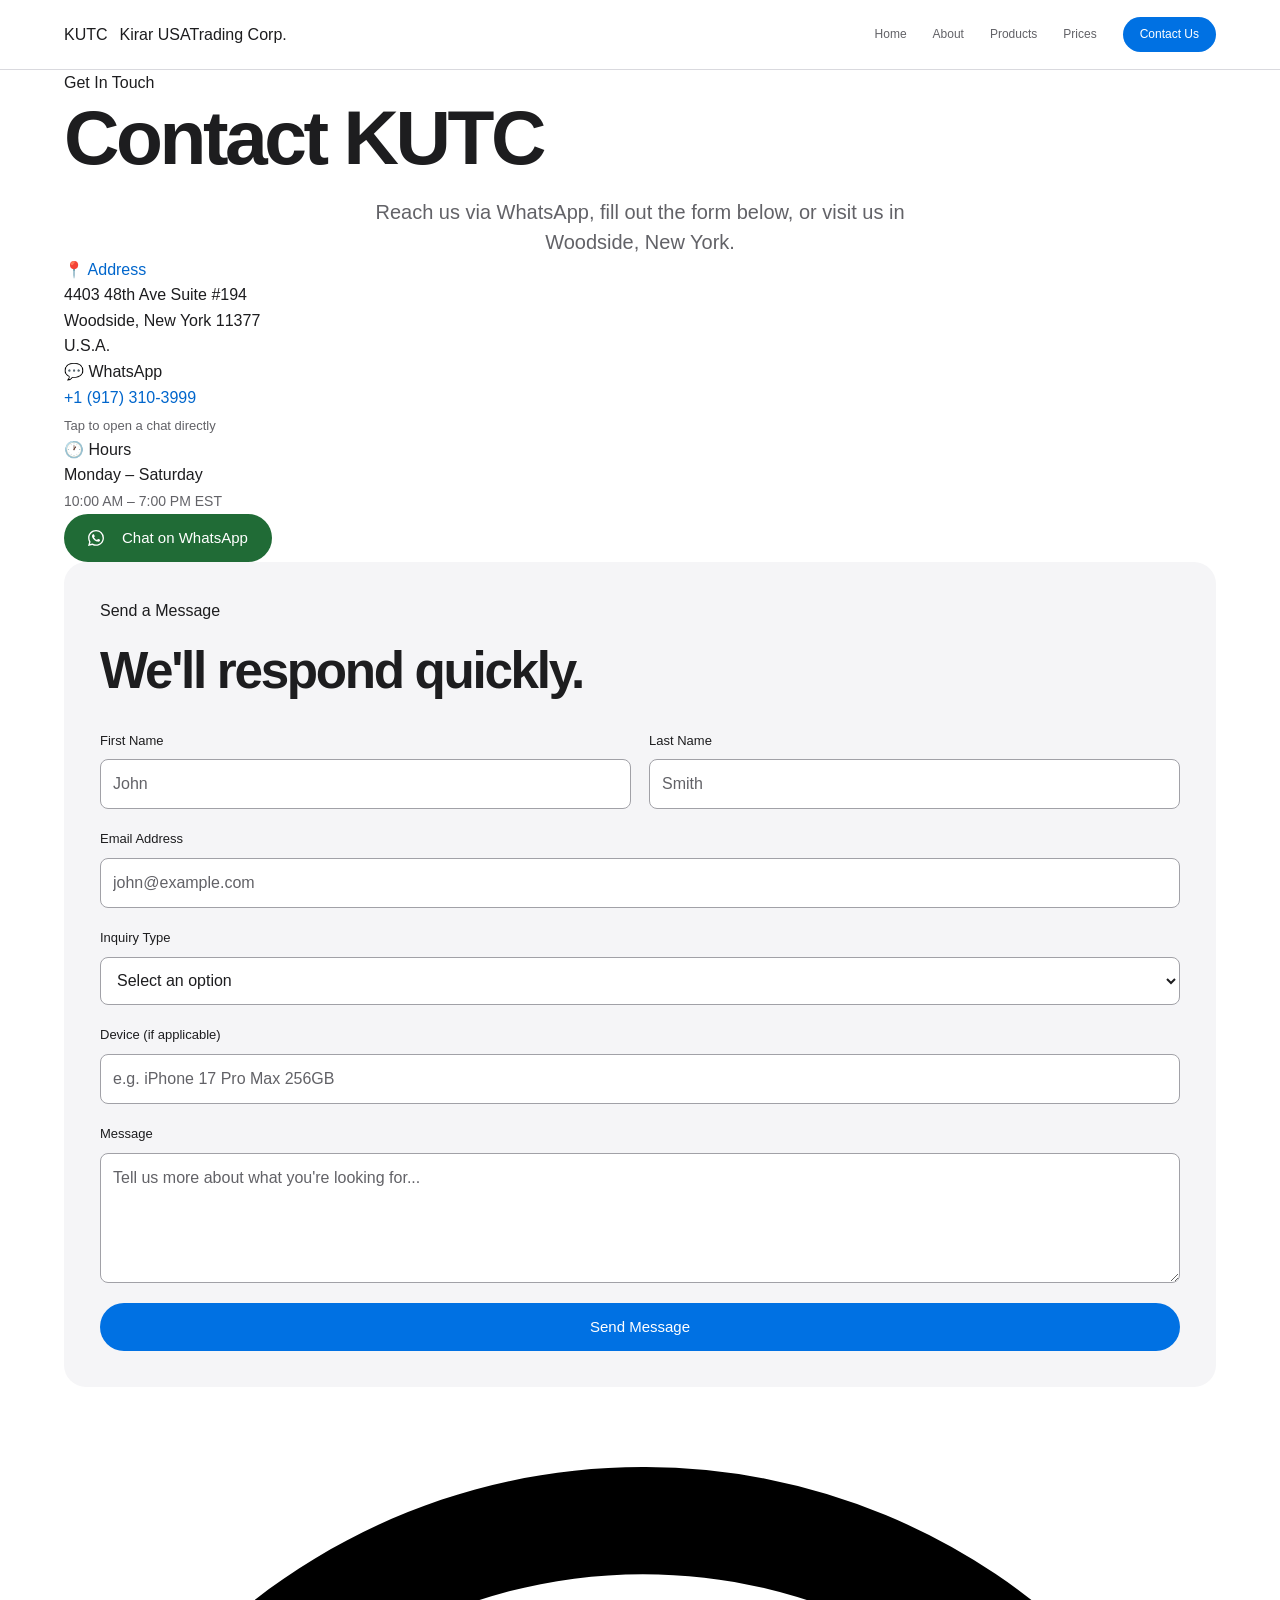
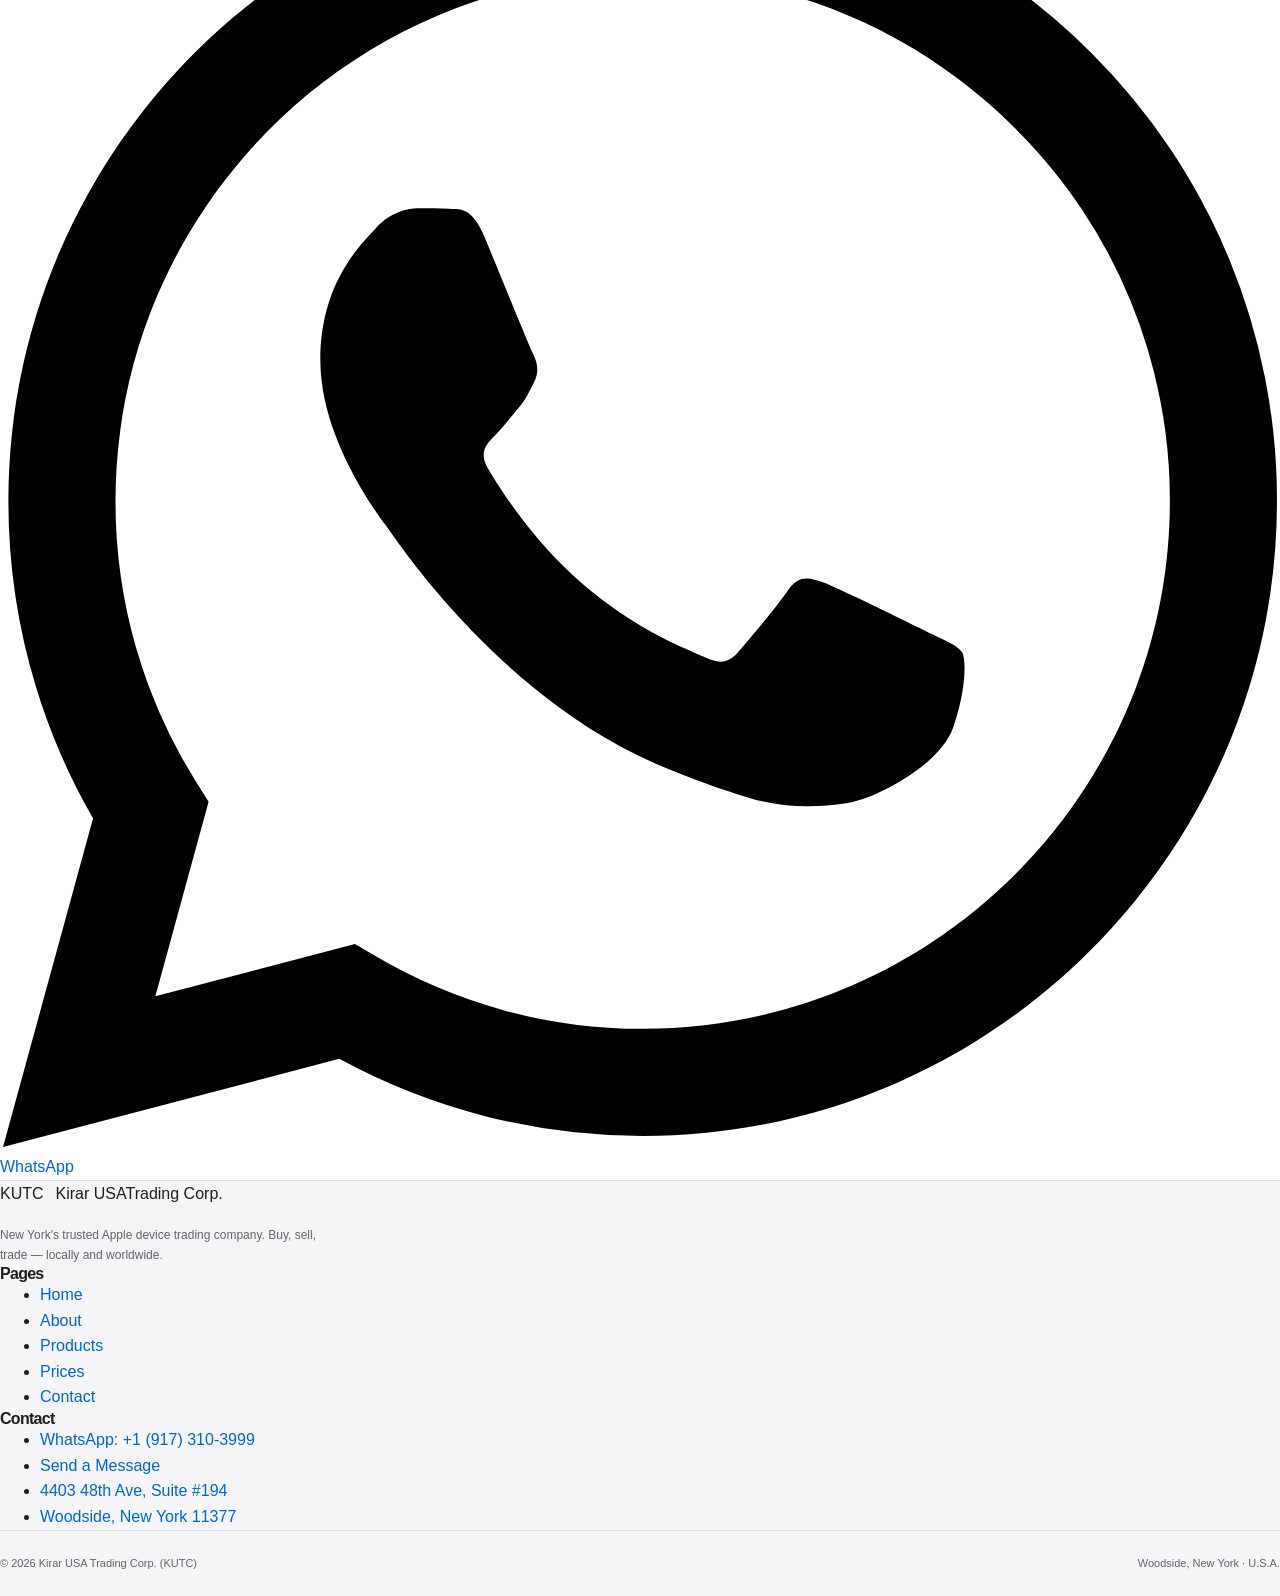
<file: contact.html>
<!DOCTYPE html>
<html lang="en">
<head>
  <meta charset="UTF-8"/>
  <meta name="viewport" content="width=device-width,initial-scale=1.0"/>
  <title>Contact — KUTC</title>
  <link rel="stylesheet" href="style.css"/>
</head>
<body>
<header>
  <a href="index.html" class="logo"><div class="logo-mark">KUTC</div><div class="logo-text"><span>Kirar USA</span><span>Trading Corp.</span></div></a>
  <nav>
    <a href="index.html">Home</a><a href="about.html">About</a><a href="products.html">Products</a><a href="prices.html">Prices</a><a href="contact.html" class="cta-nav">Contact Us</a>
  </nav>
  <button class="hamburger" aria-label="Menu"><span></span><span></span><span></span></button>
</header>
<div class="mobile-menu">
  <a href="index.html">Home</a><a href="about.html">About</a><a href="products.html">Products</a><a href="prices.html">Prices</a><a href="contact.html" class="cta-nav">Contact Us</a>
</div>

<main>
  <section class="section-inner">
    <div class="page-hero green-hero reveal">
      <div class="section-label label-green" style="justify-content:center;">Get In Touch</div>
      <h1 class="display-title reveal reveal-delay-1">Contact <em>KUTC</em></h1>
      <p class="section-subtitle reveal reveal-delay-2" style="margin:18px auto 0;text-align:center;">Reach us via WhatsApp, fill out the form below, or visit us in Woodside, New York.</p>
    </div>
  </section>

  <section style="padding:0 0 80px;">
    <div class="section-inner">
      <div class="contact-grid">

        <!-- INFO -->
        <div class="contact-info-stack">
          <div class="card contact-info-card ci-blue reveal">
            <div class="ci-label" style="color:var(--blue);">📍 Address</div>
            <div class="ci-value">
              4403 48th Ave Suite #194<br>
              Woodside, New York 11377<br>
              U.S.A.
            </div>
          </div>
          <div class="card contact-info-card ci-green reveal reveal-delay-1">
            <div class="ci-label" style="color:var(--green);">💬 WhatsApp</div>
            <div class="ci-value">
              <a href="http://wa.me/19173103999">+1 (917) 310-3999</a>
              <p style="font-size:13px;color:var(--text-light);margin-top:6px;font-weight:500;">Tap to open a chat directly</p>
            </div>
          </div>
          <div class="card contact-info-card ci-orange reveal reveal-delay-2">
            <div class="ci-label" style="color:var(--orange);">🕐 Hours</div>
            <div class="ci-value">
              Monday – Saturday<br>
              <span style="color:var(--text-muted);font-size:14px;">10:00 AM – 7:00 PM EST</span>
            </div>
          </div>
          <a href="http://wa.me/19173103999" target="_blank" rel="noopener" class="btn btn-green reveal reveal-delay-3" style="justify-content:center;">
            <svg style="width:16px;height:16px;fill:#fff;flex-shrink:0;" viewBox="0 0 24 24"><path d="M17.472 14.382c-.297-.149-1.758-.867-2.03-.967-.273-.099-.471-.148-.67.15-.197.297-.767.966-.94 1.164-.173.199-.347.223-.644.075-.297-.15-1.255-.463-2.39-1.475-.883-.788-1.48-1.761-1.653-2.059-.173-.297-.018-.458.13-.606.134-.133.298-.347.446-.52.149-.174.198-.298.298-.497.099-.198.05-.371-.025-.52-.075-.149-.669-1.612-.916-2.207-.242-.579-.487-.5-.669-.51-.173-.008-.371-.01-.57-.01-.198 0-.52.074-.792.372-.272.297-1.04 1.016-1.04 2.479 0 1.462 1.065 2.875 1.213 3.074.149.198 2.096 3.2 5.077 4.487.709.306 1.262.489 1.694.625.712.227 1.36.195 1.871.118.571-.085 1.758-.719 2.006-1.413.248-.694.248-1.289.173-1.413-.074-.124-.272-.198-.57-.347m-5.421 7.403h-.004a9.87 9.87 0 01-5.031-1.378l-.361-.214-3.741.982.998-3.648-.235-.374a9.86 9.86 0 01-1.51-5.26c.001-5.45 4.436-9.884 9.888-9.884 2.64 0 5.122 1.03 6.988 2.898a9.825 9.825 0 012.893 6.994c-.003 5.45-4.437 9.884-9.885 9.884m8.413-18.297A11.815 11.815 0 0012.05 0C5.495 0 .16 5.335.157 11.892c0 2.096.547 4.142 1.588 5.945L.057 24l6.305-1.654a11.882 11.882 0 005.683 1.448h.005c6.554 0 11.89-5.335 11.893-11.893a11.821 11.821 0 00-3.48-8.413z"/></svg>
            Chat on WhatsApp
          </a>
        </div>

        <!-- FORM -->
        <div class="card contact-form-card reveal reveal-delay-1">
          <div class="section-label label-blue" style="margin-bottom:20px;">Send a Message</div>
          <h2 class="section-title" style="margin-bottom:32px;">We'll respond <em>quickly.</em></h2>
          <form action="https://formspree.io/f/xqewakwp" method="POST">
            <div class="form-row">
              <div class="form-group">
                <label for="fname">First Name</label>
                <input type="text" id="fname" name="first_name" placeholder="John" required/>
              </div>
              <div class="form-group">
                <label for="lname">Last Name</label>
                <input type="text" id="lname" name="last_name" placeholder="Smith"/>
              </div>
            </div>
            <div class="form-group">
              <label for="email">Email Address</label>
              <input type="email" id="email" name="email" placeholder="john@example.com" required/>
            </div>
            <div class="form-group">
              <label for="inquiry">Inquiry Type</label>
              <select id="inquiry" name="inquiry_type">
                <option value="">Select an option</option>
                <option value="sell">I want to sell a device</option>
                <option value="buy">I want to buy a device</option>
                <option value="trade">I want to trade / upgrade</option>
                <option value="shipping">Shipping inquiry</option>
                <option value="other">Other</option>
              </select>
            </div>
            <div class="form-group">
              <label for="device">Device (if applicable)</label>
              <input type="text" id="device" name="device" placeholder="e.g. iPhone 17 Pro Max 256GB"/>
            </div>
            <div class="form-group">
              <label for="message">Message</label>
              <textarea id="message" name="message" placeholder="Tell us more about what you're looking for..." required></textarea>
            </div>
            <button type="submit" class="btn btn-primary" style="width:100%;justify-content:center;">Send Message</button>
          </form>
        </div>
      </div>
    </div>
  </section>
</main>

<a class="wa-fab" href="http://wa.me/19173103999" target="_blank" rel="noopener">
  <svg viewBox="0 0 24 24"><path d="M17.472 14.382c-.297-.149-1.758-.867-2.03-.967-.273-.099-.471-.148-.67.15-.197.297-.767.966-.94 1.164-.173.199-.347.223-.644.075-.297-.15-1.255-.463-2.39-1.475-.883-.788-1.48-1.761-1.653-2.059-.173-.297-.018-.458.13-.606.134-.133.298-.347.446-.52.149-.174.198-.298.298-.497.099-.198.05-.371-.025-.52-.075-.149-.669-1.612-.916-2.207-.242-.579-.487-.5-.669-.51-.173-.008-.371-.01-.57-.01-.198 0-.52.074-.792.372-.272.297-1.04 1.016-1.04 2.479 0 1.462 1.065 2.875 1.213 3.074.149.198 2.096 3.2 5.077 4.487.709.306 1.262.489 1.694.625.712.227 1.36.195 1.871.118.571-.085 1.758-.719 2.006-1.413.248-.694.248-1.289.173-1.413-.074-.124-.272-.198-.57-.347m-5.421 7.403h-.004a9.87 9.87 0 01-5.031-1.378l-.361-.214-3.741.982.998-3.648-.235-.374a9.86 9.86 0 01-1.51-5.26c.001-5.45 4.436-9.884 9.888-9.884 2.64 0 5.122 1.03 6.988 2.898a9.825 9.825 0 012.893 6.994c-.003 5.45-4.437 9.884-9.885 9.884m8.413-18.297A11.815 11.815 0 0012.05 0C5.495 0 .16 5.335.157 11.892c0 2.096.547 4.142 1.588 5.945L.057 24l6.305-1.654a11.882 11.882 0 005.683 1.448h.005c6.554 0 11.89-5.335 11.893-11.893a11.821 11.821 0 00-3.48-8.413z"/></svg>
  WhatsApp
</a>
<footer>
  <div class="footer-inner">
    <div class="footer-top">
      <div class="footer-brand"><a href="index.html" class="logo"><div class="logo-mark">KUTC</div><div class="logo-text"><span>Kirar USA</span><span>Trading Corp.</span></div></a><p>New York's trusted Apple device trading company. Buy, sell, trade — locally and worldwide.</p></div>
      <div class="footer-col"><h4>Pages</h4><ul><li><a href="index.html">Home</a></li><li><a href="about.html">About</a></li><li><a href="products.html">Products</a></li><li><a href="prices.html">Prices</a></li><li><a href="contact.html">Contact</a></li></ul></div>
      <div class="footer-col"><h4>Contact</h4><ul><li><a href="http://wa.me/19173103999">WhatsApp: +1 (917) 310-3999</a></li><li><a href="contact.html">Send a Message</a></li><li><a>4403 48th Ave, Suite #194</a></li><li><a>Woodside, New York 11377</a></li></ul></div>
    </div>
    <div class="footer-bottom"><span>© 2026 Kirar USA Trading Corp. (KUTC)</span><span>Woodside, New York · U.S.A.</span></div>
  </div>
</footer>
<script src="script.js"></script>
</body>
</html>
</file>
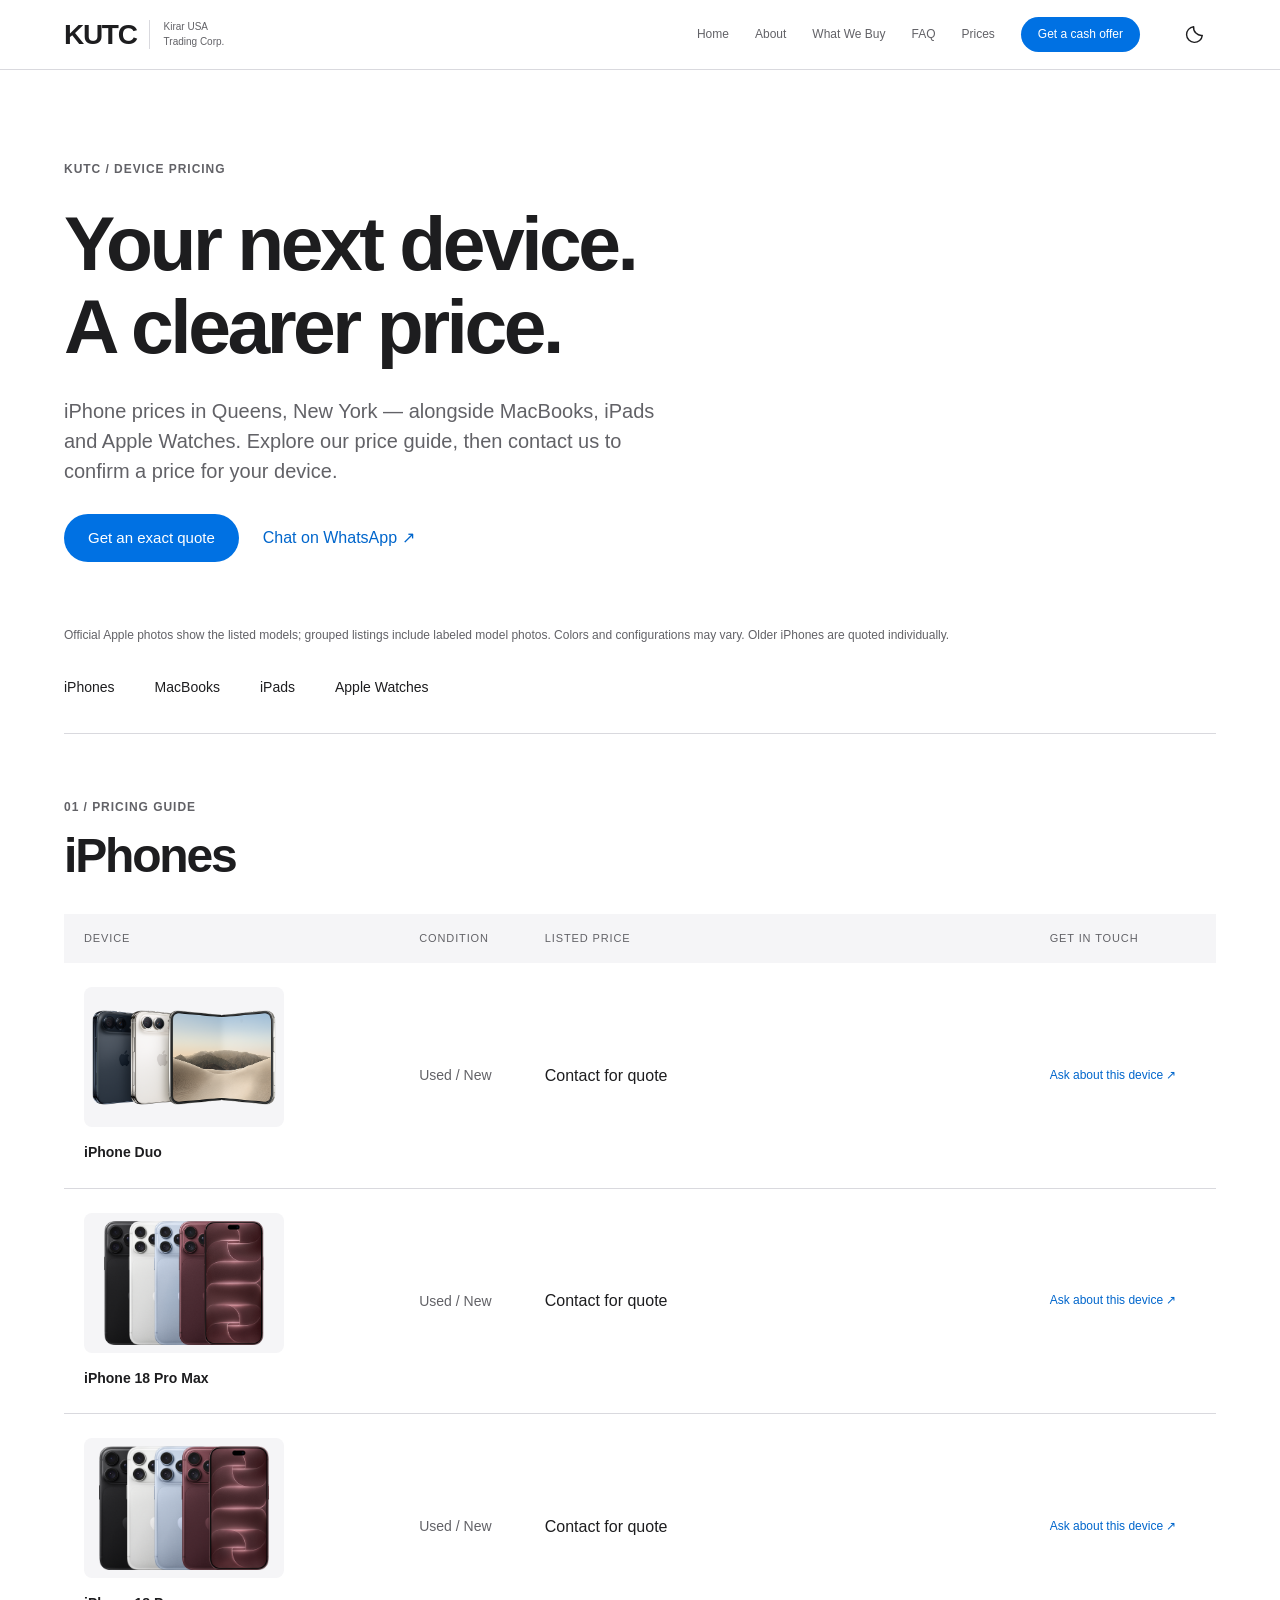
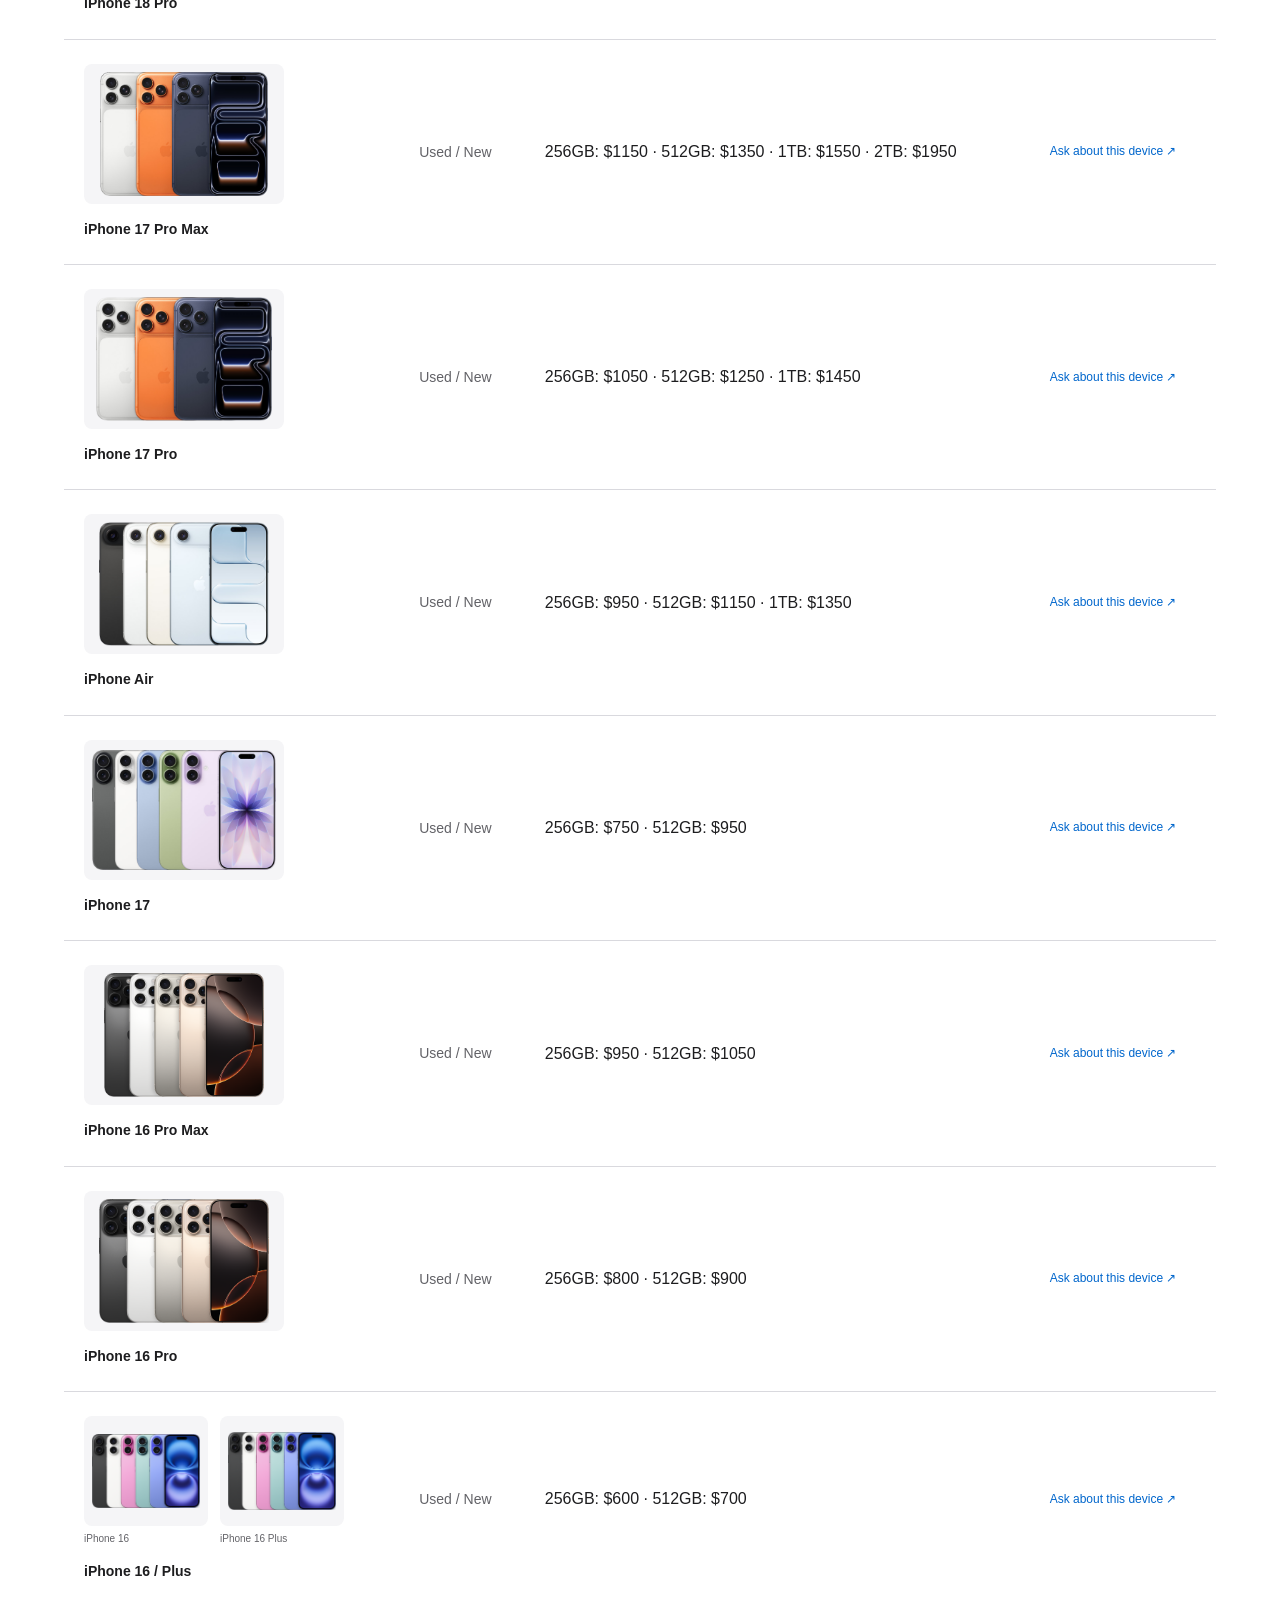
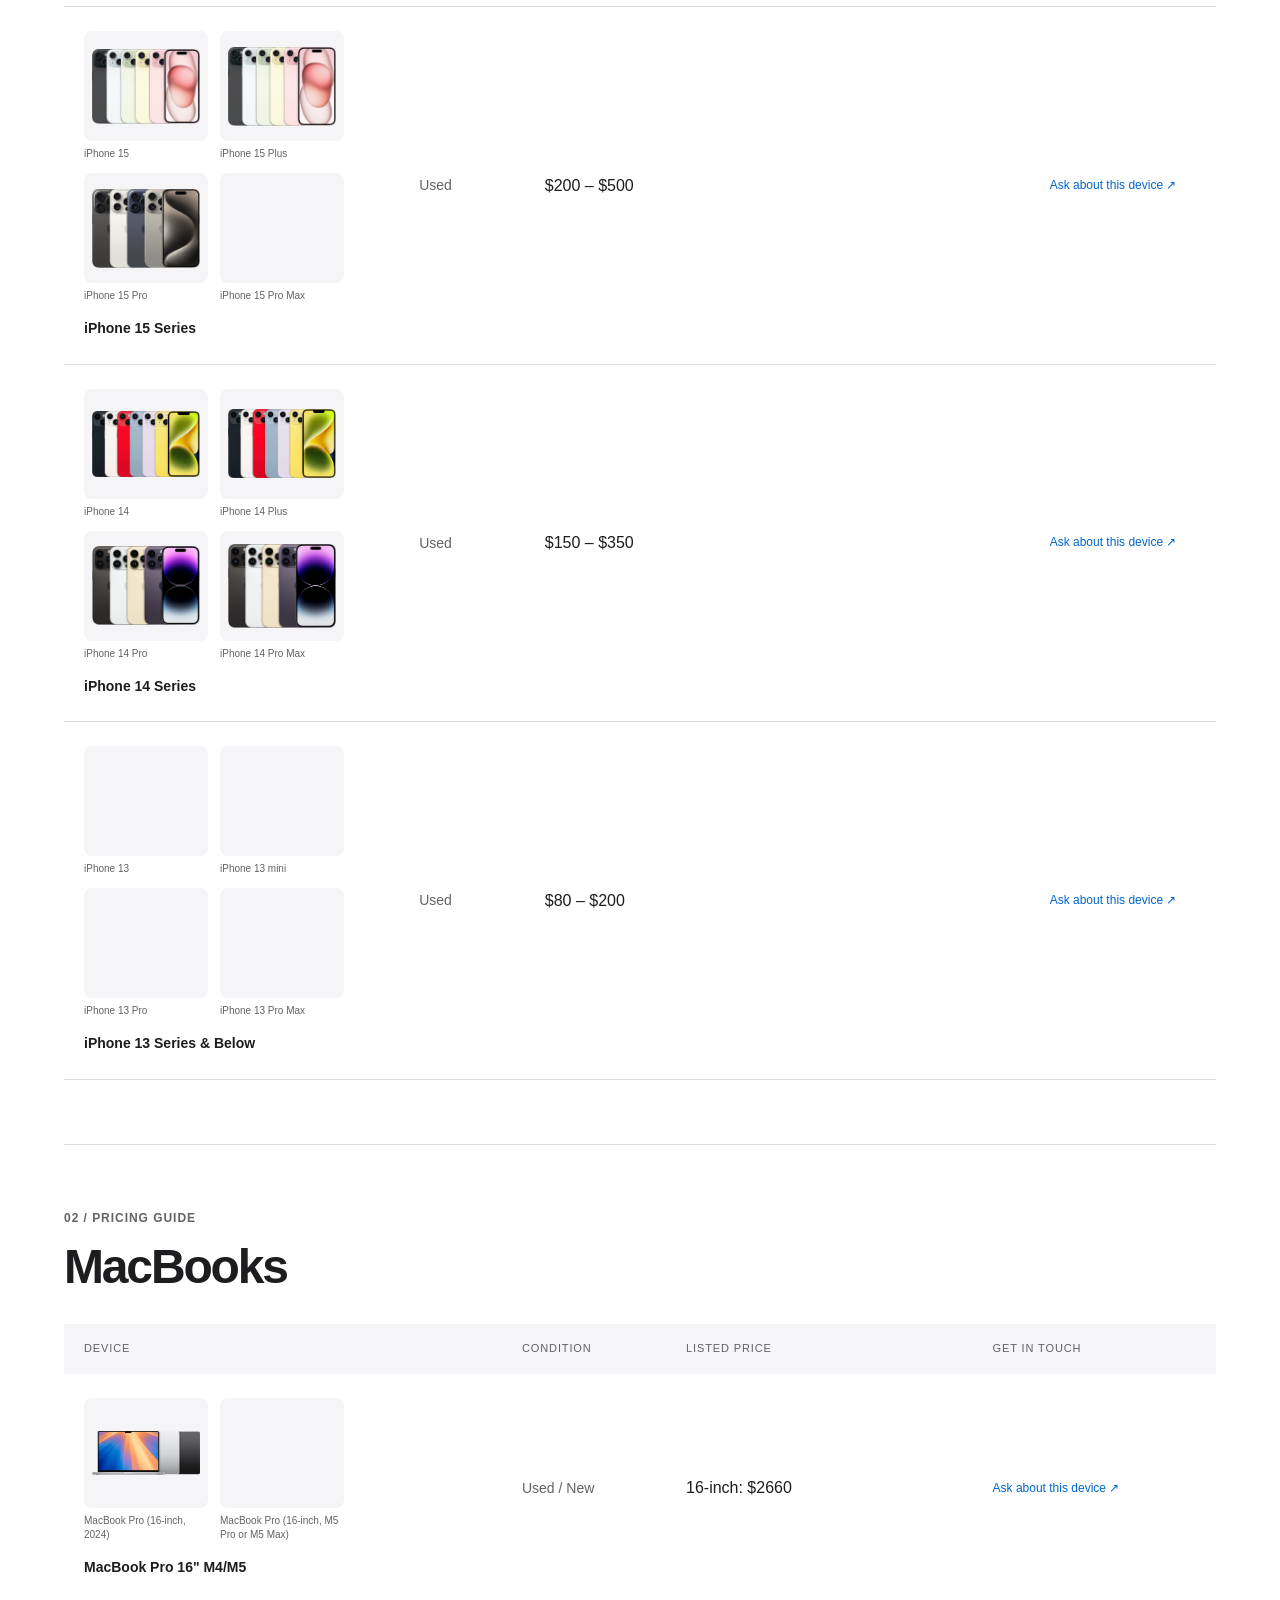
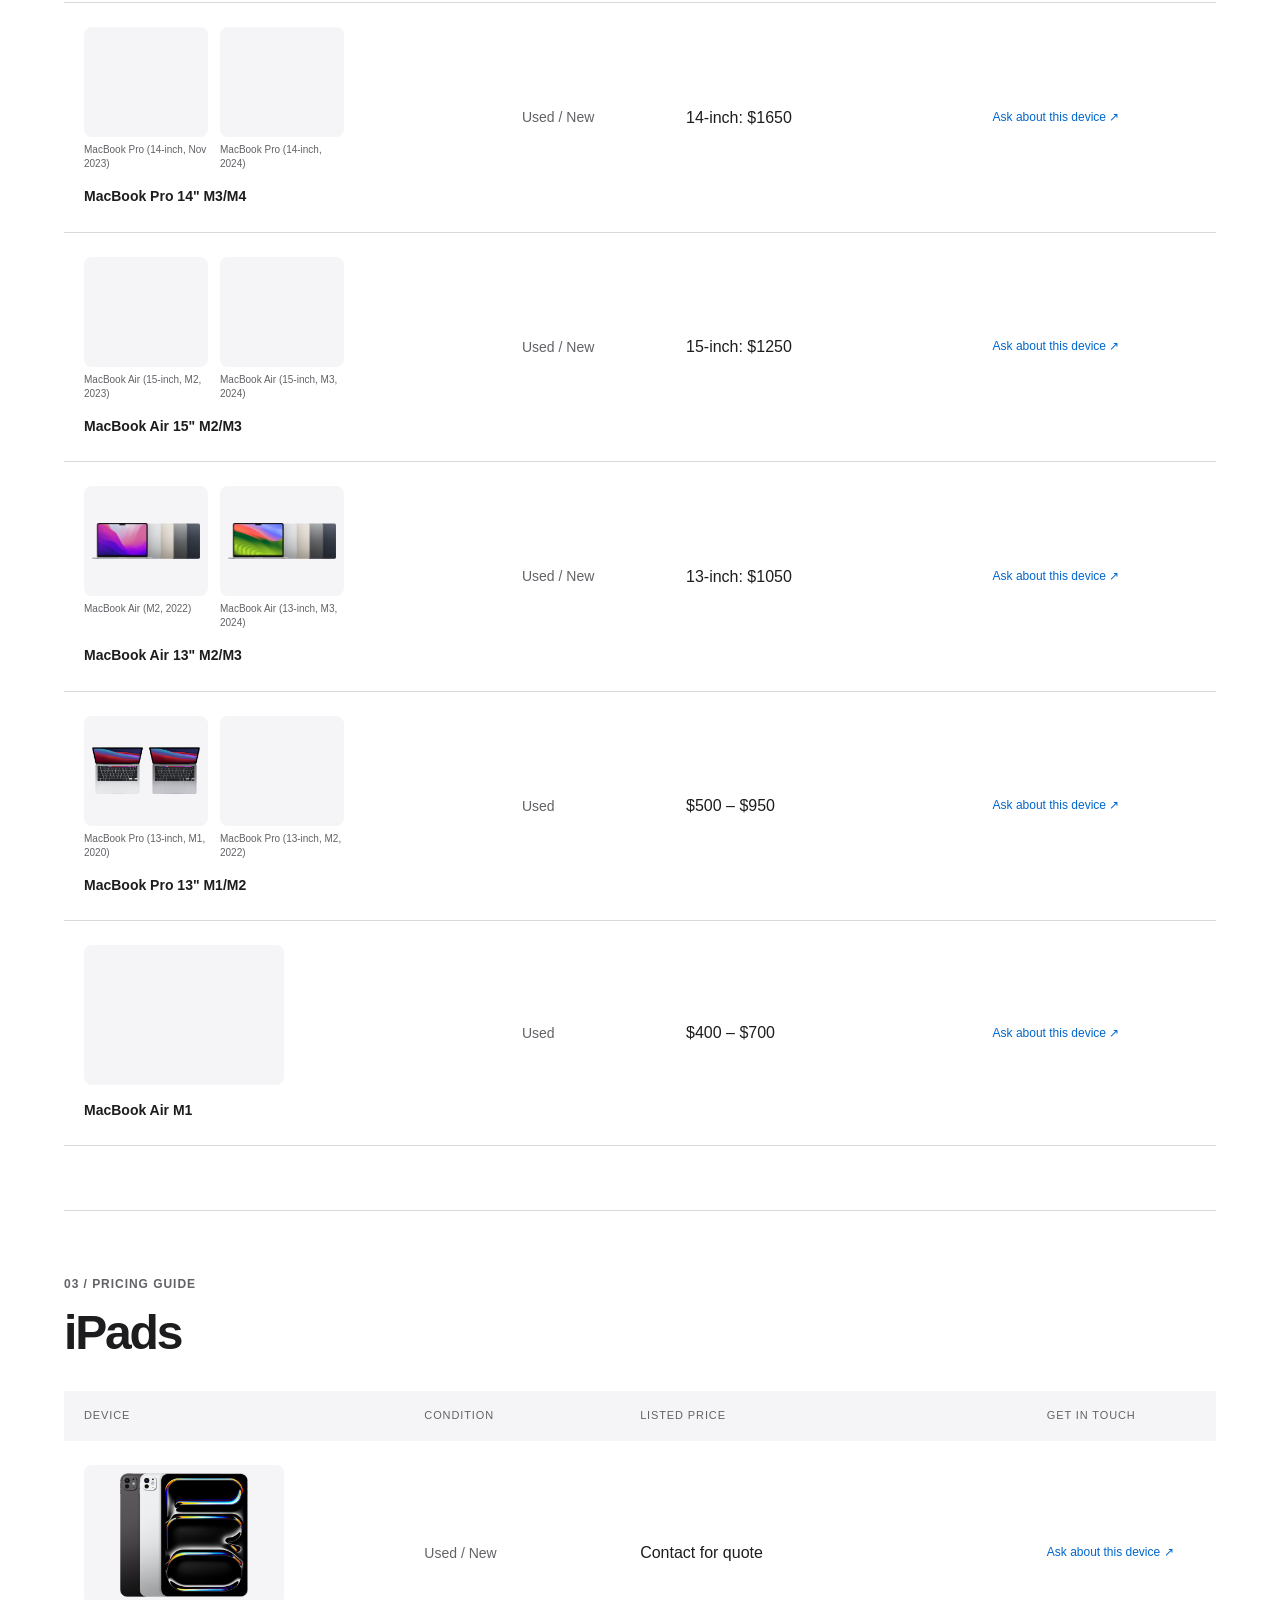
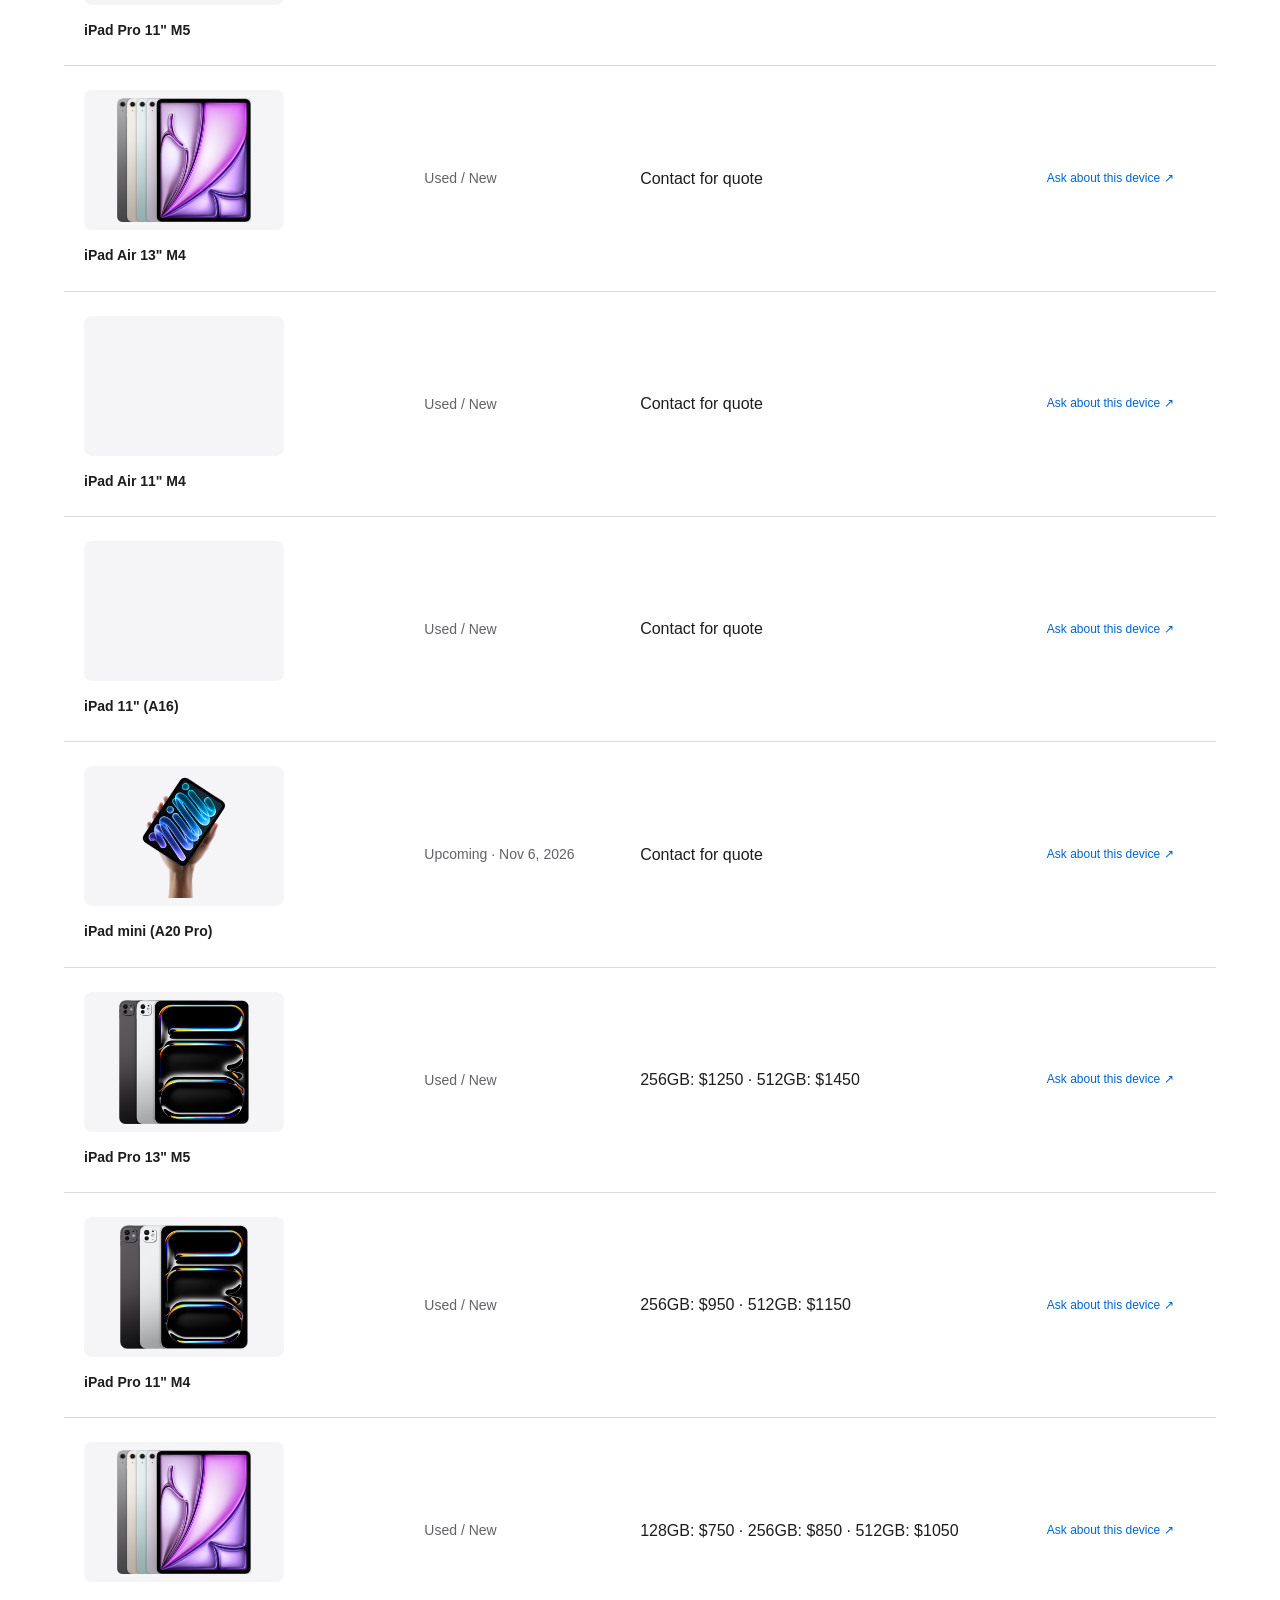
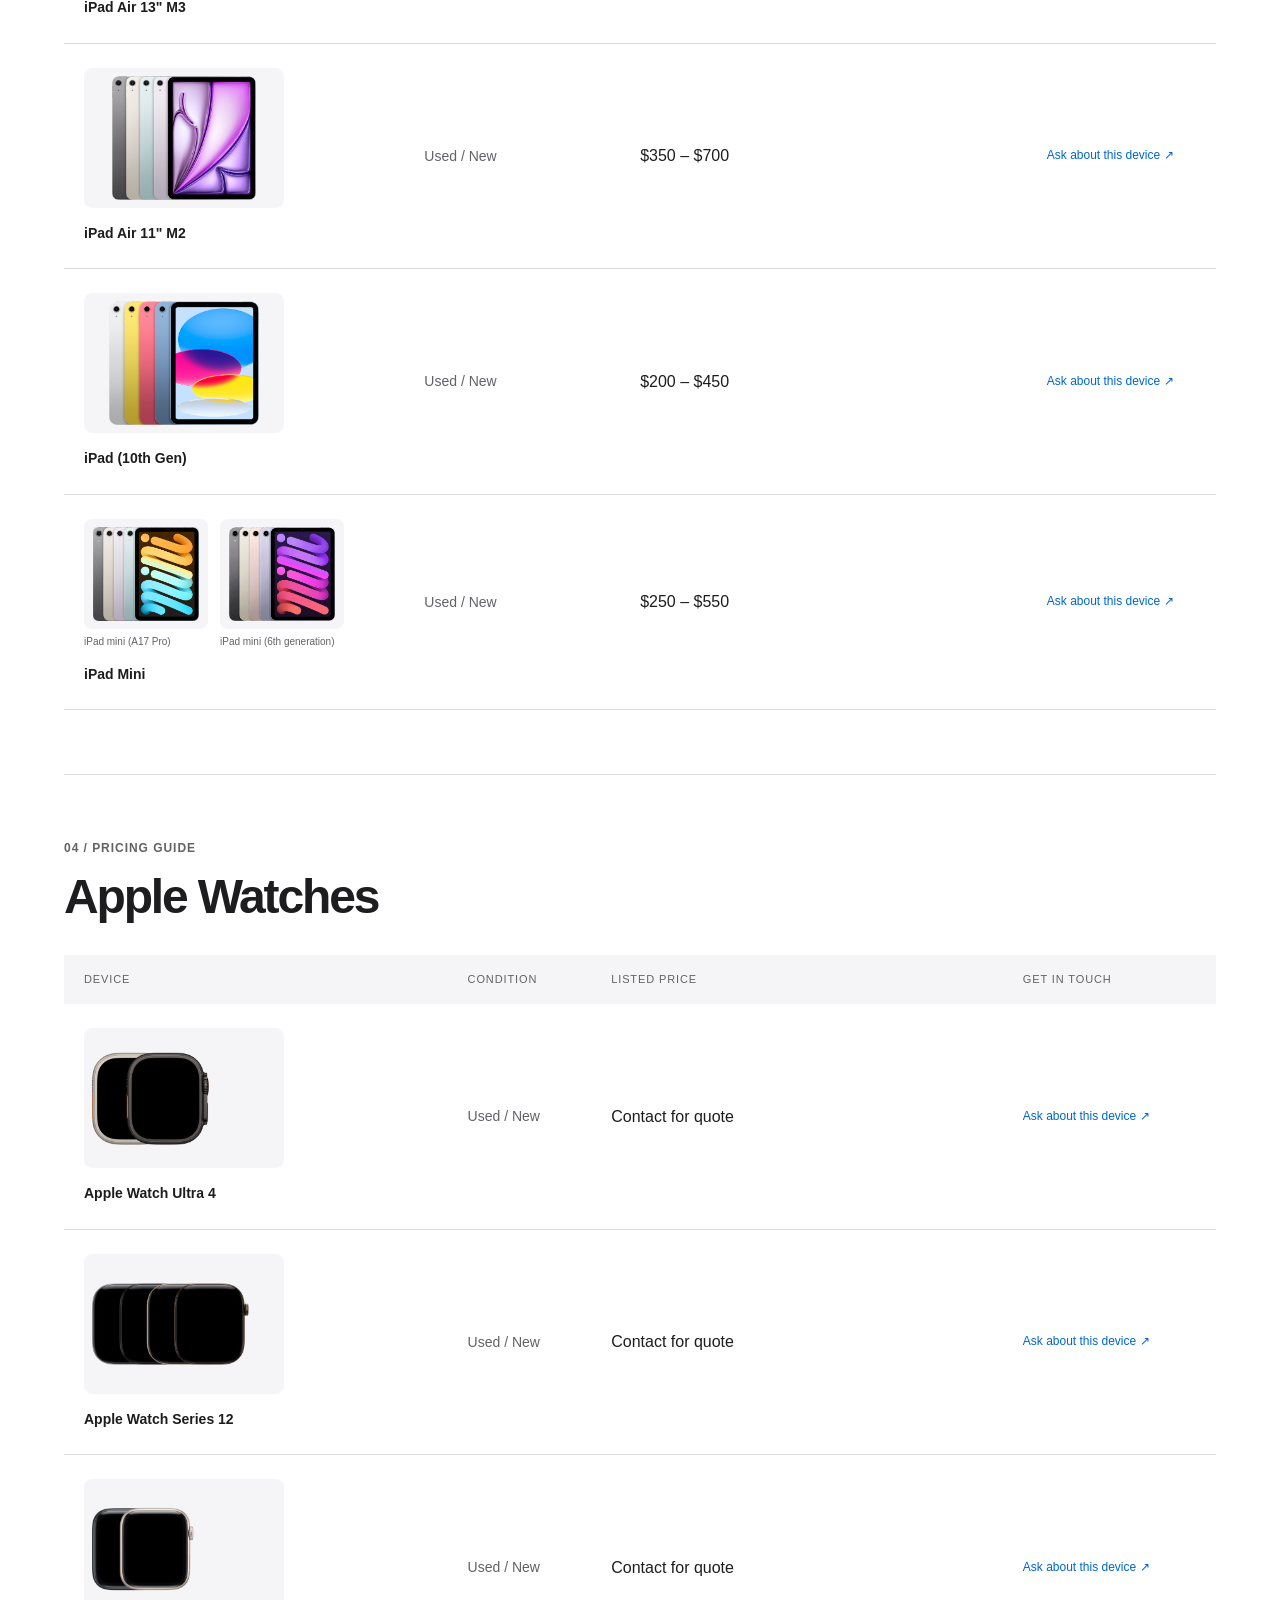
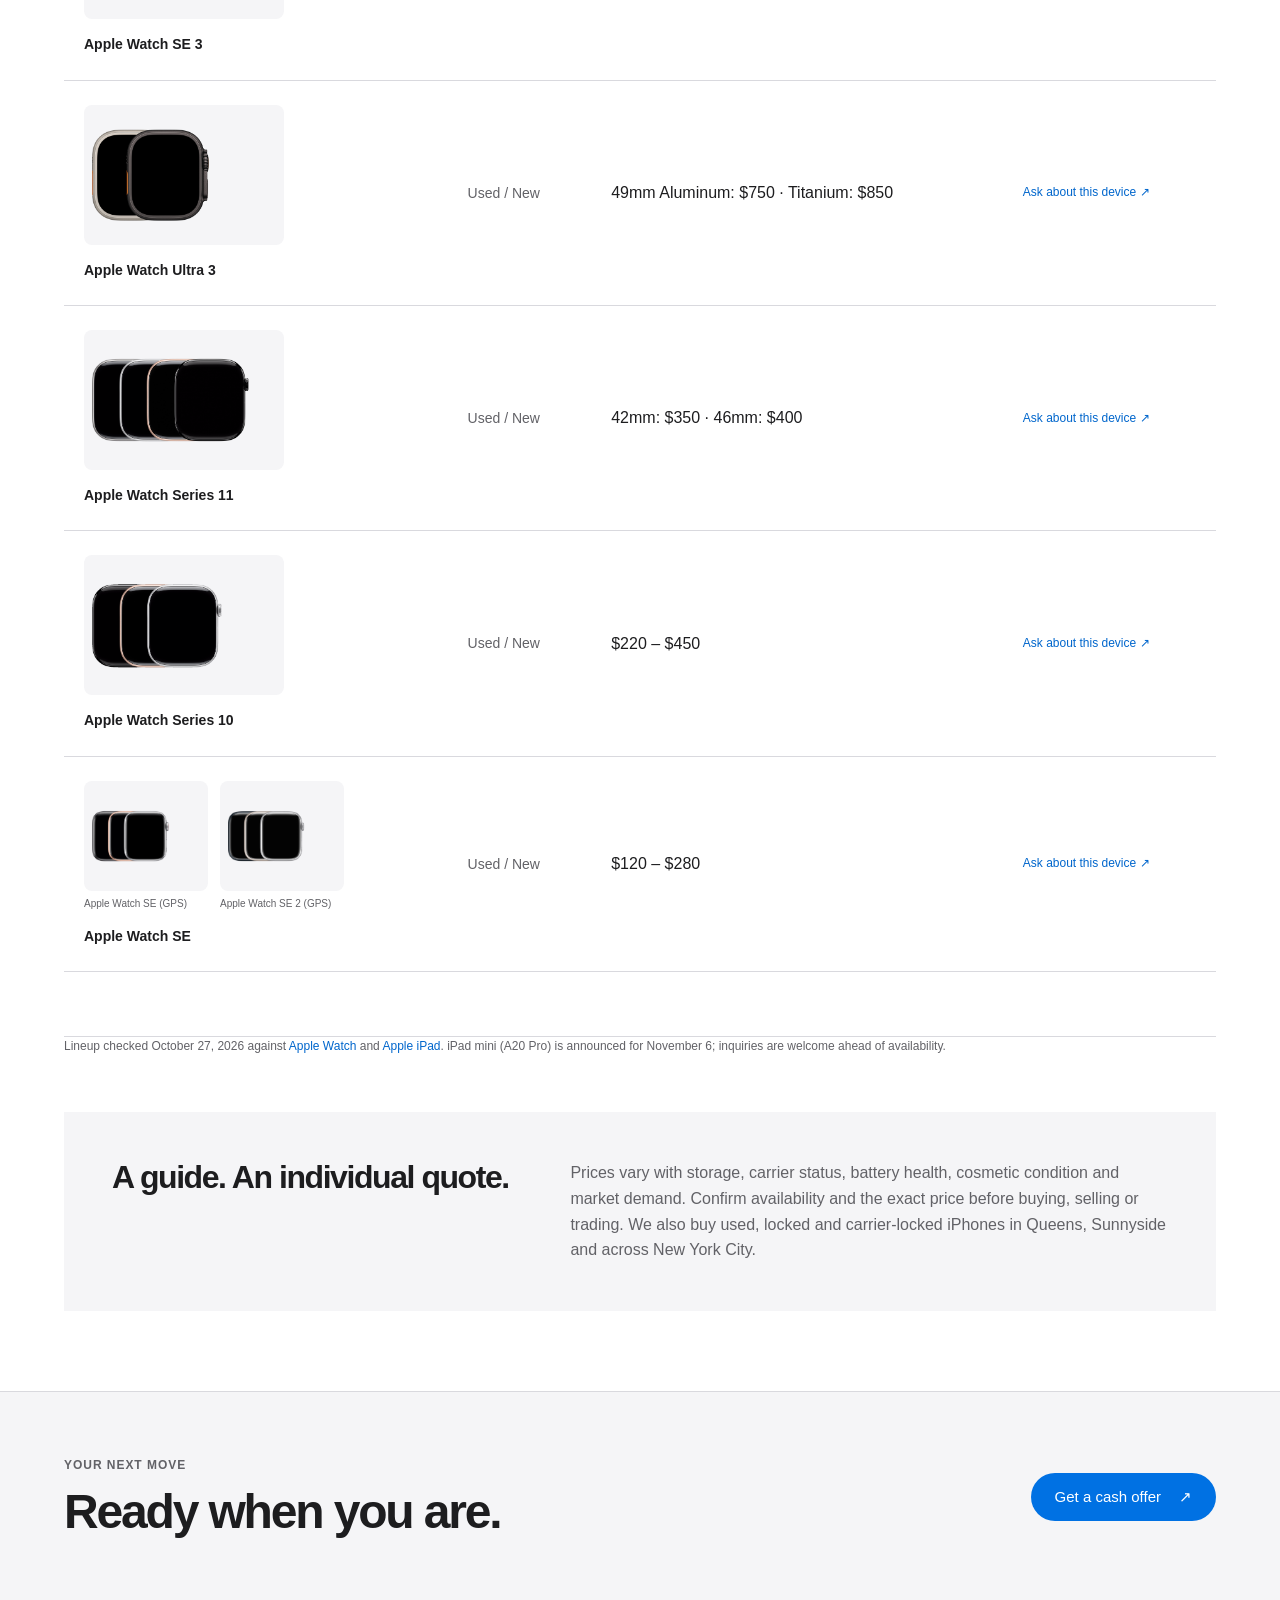
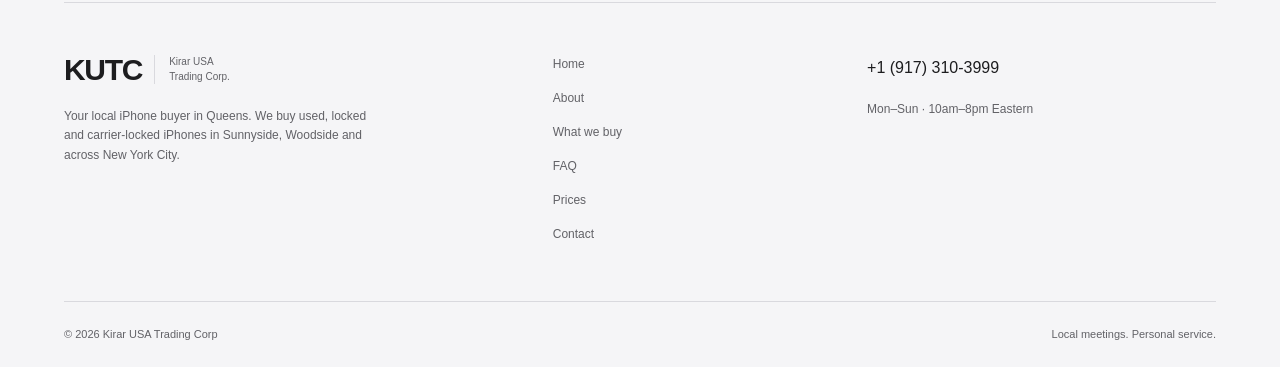
<file: prices.html>
<!DOCTYPE html><html lang="en"><head>
  <meta charset="UTF-8"/>
  <meta name="viewport" content="width=device-width,initial-scale=1.0"/>
  <title>Best Price iPhone in Queens New York | iPhone Prices | Kirar USA Trading Corp</title>
  <meta name="description" content="Get the best price for your iPhone in Queens NY. KUTC offers top dollar for used iPhones & carrier-locked iPhones. See our current iPhone buying prices. Wondering where to sell your new or used iPhone for cash in Queens, New York? Get the best cash rates at KUTC — we pay cash for iPhones on the spot."/>
  <meta name="keywords" content="best price iPhone Queens New York, iPhone prices New York, sell iPhone for cash Queens, used iPhone prices NY, carrier locked iPhone price Queens, iPhone 16 price Queens, iPhone 17 price New York, where to sell phone for cash Queens, sell used phone for cash New York"/>
  <link rel="canonical" href="https://kirarusatrading.com/prices"/>
  <meta name="theme-color" content="#ffffff"><link rel="icon" href="/favicon.svg?v=2" type="image/svg+xml"><link rel="icon" href="/favicon-32x32.png?v=2" sizes="32x32" type="image/png"><link rel="icon" href="/favicon-16x16.png?v=2" sizes="16x16" type="image/png"><link rel="shortcut icon" href="/favicon.ico?v=2"><link rel="apple-touch-icon" href="/apple-touch-icon.png?v=2" sizes="180x180"><link rel="manifest" href="/site.webmanifest"><meta name="apple-mobile-web-app-title" content="KUTC"><script src="/theme.js"></script><link rel="stylesheet" href="/style.css">
<noscript><style>.hamburger{display:none!important}.mobile-menu{display:flex!important;position:static!important;flex-wrap:wrap}header nav{display:none!important}</style></noscript><meta property="og:image" content="https://kirarusatrading.com/assets/brand/social-preview.png"><meta property="og:image:width" content="1200"><meta property="og:image:height" content="630"><meta property="og:image:alt" content="KUTC — Buy, sell and trade Apple devices in Queens and New York City"><meta property="og:site_name" content="Kirar USA Trading Corp."><meta name="twitter:card" content="summary_large_image"></head><body class="prices-page"><a class="skip-link" href="#main">Skip to content</a><header>
  <a href="/" class="logo" aria-label="Kirar USA Trading Corp home"><span class="kutc-logotype" aria-hidden="true">KUTC</span><span class="brand-full">Kirar USA<br>Trading Corp.</span></a>
  <nav aria-label="Main navigation">
    <a href="/">Home</a>
    <a href="/about">About</a>
    <a href="/products">What We Buy</a>
    <a href="/#faq">FAQ</a><a href="/prices">Prices</a>
    <a href="/contact-us" class="cta-nav">Get a cash offer</a>
  </nav>
  <div class="header-tools"><button type="button" class="theme-toggle" aria-label="Switch to dark mode" aria-pressed="false"><svg class="theme-moon" viewBox="0 0 24 24" fill="none" stroke="currentColor" stroke-width="1.6" stroke-linecap="round" stroke-linejoin="round" aria-hidden="true"><path d="M20.9 13A9 9 0 0 1 11 3.1 9 9 0 1 0 20.9 13Z"/></svg><svg class="theme-sun" viewBox="0 0 24 24" fill="none" stroke="currentColor" stroke-width="1.6" stroke-linecap="round" aria-hidden="true"><circle cx="12" cy="12" r="4"/><path d="M12 2v2m0 16v2M2 12h2m16 0h2M4.93 4.93l1.42 1.42m11.3 11.3 1.42 1.42m0-14.14-1.42 1.42M6.35 17.65l-1.42 1.42"/></svg></button><button class="hamburger" aria-label="Open menu" aria-expanded="false" aria-controls="mobile-menu"><span></span><span></span><span></span></button></div>
</header>
<div class="mobile-menu" id="mobile-menu">
  <a href="/">Home</a>
  <a href="/about">About</a>
  <a href="/products">What We Buy</a>
  <a href="/#faq">FAQ</a><a href="/prices">Prices</a>
  <a href="/contact-us" class="cta-nav">Get a cash offer</a>
</div>

<main id="main"><section class="section-inner page-intro"><p class="eyebrow">KUTC / Device pricing</p><h1 class="display-title">Your next device.<br>A clearer price.</h1><p class="section-subtitle">iPhone prices in Queens, New York — alongside MacBooks, iPads and Apple Watches. Explore our price guide, then contact us to confirm a price for your device.</p><div class="price-actions"><a href="/contact-us" class="btn btn-primary">Get an exact quote</a><a href="https://wa.me/19173103999" class="text-link">Chat on WhatsApp ↗</a></div></section><div class="section-inner"><p class="price-photo-note">Official Apple photos show the listed models; grouped listings include labeled model photos. Colors and configurations may vary. Older iPhones are quoted individually.</p><nav class="category-nav" aria-label="Price categories"><a href="#category-0">iPhones</a><a href="#category-1">MacBooks</a><a href="#category-2">iPads</a><a href="#category-3">Apple Watches</a></nav><section class="price-section" id="category-0"><div class="price-heading"><p class="eyebrow">01 / Pricing guide</p><h2>iPhones</h2></div><div class="price-table-wrap"><table><caption class="sr-only">iPhones price guide</caption><thead><tr><th>Device</th><th>Condition</th><th>Listed price</th><th>Get in touch</th></tr></thead><tbody><tr><th scope="row"><div class="price-product"><div class="price-product-gallery"><figure><img src="/assets/images/models/iphone-duo-colors.png" alt="iPhone Duo" loading="lazy" decoding="async" width="180" height="130"></figure></div><span>iPhone Duo</span></div></th><td>Used / New</td><td>Contact for quote</td><td><a href="/contact-us?device=iPhone%20Duo#contact-form" aria-label="Ask about iPhone Duo">Ask about this device ↗</a></td></tr><tr><th scope="row"><div class="price-product"><div class="price-product-gallery"><figure><img src="/assets/images/models/iphone-18-pro-max-colors.png" alt="iPhone 18 Pro Max" loading="lazy" decoding="async" width="180" height="130"></figure></div><span>iPhone 18 Pro Max</span></div></th><td>Used / New</td><td>Contact for quote</td><td><a href="/contact-us?device=iPhone%2018%20Pro%20Max#contact-form" aria-label="Ask about iPhone 18 Pro Max">Ask about this device ↗</a></td></tr><tr><th scope="row"><div class="price-product"><div class="price-product-gallery"><figure><img src="/assets/images/models/iphone-18-pro-colors.png" alt="iPhone 18 Pro" loading="lazy" decoding="async" width="180" height="130"></figure></div><span>iPhone 18 Pro</span></div></th><td>Used / New</td><td>Contact for quote</td><td><a href="/contact-us?device=iPhone%2018%20Pro#contact-form" aria-label="Ask about iPhone 18 Pro">Ask about this device ↗</a></td></tr><tr><th scope="row"><div class="price-product"><div class="price-product-gallery"><figure><img src="/assets/images/models/iphone-17-pro-max-colors.png" alt="iPhone 17 Pro Max" loading="lazy" decoding="async" width="180" height="130"></figure></div><span>iPhone 17 Pro Max</span></div></th><td>Used / New</td><td>256GB: $1150 · 512GB: $1350 · 1TB: $1550 · 2TB: $1950</td><td><a href="/contact-us?device=iPhone%2017%20Pro%20Max#contact-form" aria-label="Ask about iPhone 17 Pro Max">Ask about this device ↗</a></td></tr><tr><th scope="row"><div class="price-product"><div class="price-product-gallery"><figure><img src="/assets/images/models/iphone-17-pro-colors.png" alt="iPhone 17 Pro" loading="lazy" decoding="async" width="180" height="130"></figure></div><span>iPhone 17 Pro</span></div></th><td>Used / New</td><td>256GB: $1050 · 512GB: $1250 · 1TB: $1450</td><td><a href="/contact-us?device=iPhone%2017%20Pro#contact-form" aria-label="Ask about iPhone 17 Pro">Ask about this device ↗</a></td></tr><tr><th scope="row"><div class="price-product"><div class="price-product-gallery"><figure><img src="/assets/images/models/iphone-air-colors.png" alt="iPhone Air" loading="lazy" decoding="async" width="180" height="130"></figure></div><span>iPhone Air</span></div></th><td>Used / New</td><td>256GB: $950 · 512GB: $1150 · 1TB: $1350</td><td><a href="/contact-us?device=iPhone%20Air#contact-form" aria-label="Ask about iPhone Air">Ask about this device ↗</a></td></tr><tr><th scope="row"><div class="price-product"><div class="price-product-gallery"><figure><img src="/assets/images/models/iphone-17-colors.png" alt="iPhone 17" loading="lazy" decoding="async" width="180" height="130"></figure></div><span>iPhone 17</span></div></th><td>Used / New</td><td>256GB: $750 · 512GB: $950</td><td><a href="/contact-us?device=iPhone%2017#contact-form" aria-label="Ask about iPhone 17">Ask about this device ↗</a></td></tr><tr><th scope="row"><div class="price-product"><div class="price-product-gallery"><figure><img src="/assets/images/models/iphone-16-pro-max-colors.png" alt="iPhone 16 Pro Max" loading="lazy" decoding="async" width="180" height="130"></figure></div><span>iPhone 16 Pro Max</span></div></th><td>Used / New</td><td>256GB: $950 · 512GB: $1050</td><td><a href="/contact-us?device=iPhone%2016%20Pro%20Max#contact-form" aria-label="Ask about iPhone 16 Pro Max">Ask about this device ↗</a></td></tr><tr><th scope="row"><div class="price-product"><div class="price-product-gallery"><figure><img src="/assets/images/models/iphone-16-pro-colors.png" alt="iPhone 16 Pro" loading="lazy" decoding="async" width="180" height="130"></figure></div><span>iPhone 16 Pro</span></div></th><td>Used / New</td><td>256GB: $800 · 512GB: $900</td><td><a href="/contact-us?device=iPhone%2016%20Pro#contact-form" aria-label="Ask about iPhone 16 Pro">Ask about this device ↗</a></td></tr><tr><th scope="row"><div class="price-product"><div class="price-product-gallery"><figure><img src="/assets/images/models/iphone-16-colors.png" alt="iPhone 16" loading="lazy" decoding="async" width="180" height="130"><figcaption>iPhone 16</figcaption></figure><figure><img src="/assets/images/models/iphone-16-plus-colors.png" alt="iPhone 16 Plus" loading="lazy" decoding="async" width="180" height="130"><figcaption>iPhone 16 Plus</figcaption></figure></div><span>iPhone 16 / Plus</span></div></th><td>Used / New</td><td>256GB: $600 · 512GB: $700</td><td><a href="/contact-us?device=iPhone%2016%20%2F%20Plus#contact-form" aria-label="Ask about iPhone 16 / Plus">Ask about this device ↗</a></td></tr><tr><th scope="row"><div class="price-product"><div class="price-product-gallery"><figure><img src="/assets/images/models/fall-2023-iphone-colors-iphone-15.png" alt="iPhone 15" loading="lazy" decoding="async" width="180" height="130"><figcaption>iPhone 15</figcaption></figure><figure><img src="/assets/images/models/fall-2023-iphone-colors-iphone-15-plus.png" alt="iPhone 15 Plus" loading="lazy" decoding="async" width="180" height="130"><figcaption>iPhone 15 Plus</figcaption></figure><figure><img src="/assets/images/models/fall-2023-iphone-colors-iphone-15-pro.png" alt="iPhone 15 Pro" loading="lazy" decoding="async" width="180" height="130"><figcaption>iPhone 15 Pro</figcaption></figure><figure><img src="/assets/images/models/fall-2023-iphone-colors-iphone-15-pro-max.png" alt="iPhone 15 Pro Max" loading="lazy" decoding="async" width="180" height="130"><figcaption>iPhone 15 Pro Max</figcaption></figure></div><span>iPhone 15 Series</span></div></th><td>Used</td><td>$200 – $500</td><td><a href="/contact-us?device=iPhone%2015%20Series#contact-form" aria-label="Ask about iPhone 15 Series">Ask about this device ↗</a></td></tr><tr><th scope="row"><div class="price-product"><div class="price-product-gallery"><figure><img src="/assets/images/models/iphone-14-colors-spring-2023.png" alt="iPhone 14" loading="lazy" decoding="async" width="180" height="130"><figcaption>iPhone 14</figcaption></figure><figure><img src="/assets/images/models/iphone-14-plus-colors-spring-2023.png" alt="iPhone 14 Plus" loading="lazy" decoding="async" width="180" height="130"><figcaption>iPhone 14 Plus</figcaption></figure><figure><img src="/assets/images/models/iphone-14-pro-colors.png" alt="iPhone 14 Pro" loading="lazy" decoding="async" width="180" height="130"><figcaption>iPhone 14 Pro</figcaption></figure><figure><img src="/assets/images/models/iphone-14-pro-max-colors.png" alt="iPhone 14 Pro Max" loading="lazy" decoding="async" width="180" height="130"><figcaption>iPhone 14 Pro Max</figcaption></figure></div><span>iPhone 14 Series</span></div></th><td>Used</td><td>$150 – $350</td><td><a href="/contact-us?device=iPhone%2014%20Series#contact-form" aria-label="Ask about iPhone 14 Series">Ask about this device ↗</a></td></tr><tr><th scope="row"><div class="price-product"><div class="price-product-gallery"><figure><img src="/assets/images/models/2022-spring-iphone13-colors.png" alt="iPhone 13" loading="lazy" decoding="async" width="180" height="130"><figcaption>iPhone 13</figcaption></figure><figure><img src="/assets/images/models/2022-iphone13-mini-colors.png" alt="iPhone 13 mini" loading="lazy" decoding="async" width="180" height="130"><figcaption>iPhone 13 mini</figcaption></figure><figure><img src="/assets/images/models/2022-spring-iphone13-pro-colors.png" alt="iPhone 13 Pro" loading="lazy" decoding="async" width="180" height="130"><figcaption>iPhone 13 Pro</figcaption></figure><figure><img src="/assets/images/models/2022-spring-iphone13-pro-max-colors.png" alt="iPhone 13 Pro Max" loading="lazy" decoding="async" width="180" height="130"><figcaption>iPhone 13 Pro Max</figcaption></figure></div><span>iPhone 13 Series &amp; Below</span></div></th><td>Used</td><td>$80 – $200</td><td><a href="/contact-us?device=iPhone%2013%20Series%20%26%20Below#contact-form" aria-label="Ask about iPhone 13 Series &amp; Below">Ask about this device ↗</a></td></tr></tbody></table></div></section><section class="price-section" id="category-1"><div class="price-heading"><p class="eyebrow">02 / Pricing guide</p><h2>MacBooks</h2></div><div class="price-table-wrap"><table><caption class="sr-only">MacBooks price guide</caption><thead><tr><th>Device</th><th>Condition</th><th>Listed price</th><th>Get in touch</th></tr></thead><tbody><tr><th scope="row"><div class="price-product"><div class="price-product-gallery"><figure><img src="/assets/images/models/macbook-pro-16in-2024-colors.png" alt="MacBook Pro (16-inch, 2024)" loading="lazy" decoding="async" width="180" height="130"><figcaption>MacBook Pro (16-inch, 2024)</figcaption></figure><figure><img src="/assets/images/models/macbook-pro-16in-m5-pro-m5-max.png" alt="MacBook Pro (16-inch, M5 Pro or M5 Max)" loading="lazy" decoding="async" width="180" height="130"><figcaption>MacBook Pro (16-inch, M5 Pro or M5 Max)</figcaption></figure></div><span>MacBook Pro 16&quot; M4/M5</span></div></th><td>Used / New</td><td>16-inch: $2660</td><td><a href="/contact-us?device=MacBook%20Pro%2016%22%20M4%2FM5#contact-form" aria-label="Ask about MacBook Pro 16&quot; M4/M5">Ask about this device ↗</a></td></tr><tr><th scope="row"><div class="price-product"><div class="price-product-gallery"><figure><img src="/assets/images/models/macbook-pro-14in-m3-nov-2023-silver-space-gray.png" alt="MacBook Pro (14-inch, Nov 2023)" loading="lazy" decoding="async" width="180" height="130"><figcaption>MacBook Pro (14-inch, Nov 2023)</figcaption></figure><figure><img src="/assets/images/models/macbook-pro-14in-2024-m4-colors.png" alt="MacBook Pro (14-inch, 2024)" loading="lazy" decoding="async" width="180" height="130"><figcaption>MacBook Pro (14-inch, 2024)</figcaption></figure></div><span>MacBook Pro 14&quot; M3/M4</span></div></th><td>Used / New</td><td>14-inch: $1650</td><td><a href="/contact-us?device=MacBook%20Pro%2014%22%20M3%2FM4#contact-form" aria-label="Ask about MacBook Pro 14&quot; M3/M4">Ask about this device ↗</a></td></tr><tr><th scope="row"><div class="price-product"><div class="price-product-gallery"><figure><img src="/assets/images/models/2023-macbook-air-15in-m2-colors.png" alt="MacBook Air (15-inch, M2, 2023)" loading="lazy" decoding="async" width="180" height="130"><figcaption>MacBook Air (15-inch, M2, 2023)</figcaption></figure><figure><img src="/assets/images/models/2024-macbook-air-15in-m3-colors.png" alt="MacBook Air (15-inch, M3, 2024)" loading="lazy" decoding="async" width="180" height="130"><figcaption>MacBook Air (15-inch, M3, 2024)</figcaption></figure></div><span>MacBook Air 15&quot; M2/M3</span></div></th><td>Used / New</td><td>15-inch: $1250</td><td><a href="/contact-us?device=MacBook%20Air%2015%22%20M2%2FM3#contact-form" aria-label="Ask about MacBook Air 15&quot; M2/M3">Ask about this device ↗</a></td></tr><tr><th scope="row"><div class="price-product"><div class="price-product-gallery"><figure><img src="/assets/images/models/2022-macbook-air-m2-colors.png" alt="MacBook Air (M2, 2022)" loading="lazy" decoding="async" width="180" height="130"><figcaption>MacBook Air (M2, 2022)</figcaption></figure><figure><img src="/assets/images/models/2024-macbook-air-13in-m3-colors.png" alt="MacBook Air (13-inch, M3, 2024)" loading="lazy" decoding="async" width="180" height="130"><figcaption>MacBook Air (13-inch, M3, 2024)</figcaption></figure></div><span>MacBook Air 13&quot; M2/M3</span></div></th><td>Used / New</td><td>13-inch: $1050</td><td><a href="/contact-us?device=MacBook%20Air%2013%22%20M2%2FM3#contact-form" aria-label="Ask about MacBook Air 13&quot; M2/M3">Ask about this device ↗</a></td></tr><tr><th scope="row"><div class="price-product"><div class="price-product-gallery"><figure><img src="/assets/images/models/macbook-pro-m1-transparent.png" alt="MacBook Pro (13-inch, M1, 2020)" loading="lazy" decoding="async" width="180" height="130"><figcaption>MacBook Pro (13-inch, M1, 2020)</figcaption></figure><figure><img src="/assets/images/models/macbook-pro-13-in-M2-2022.png" alt="MacBook Pro (13-inch, M2, 2022)" loading="lazy" decoding="async" width="180" height="130"><figcaption>MacBook Pro (13-inch, M2, 2022)</figcaption></figure></div><span>MacBook Pro 13&quot; M1/M2</span></div></th><td>Used</td><td>$500 – $950</td><td><a href="/contact-us?device=MacBook%20Pro%2013%22%20M1%2FM2#contact-form" aria-label="Ask about MacBook Pro 13&quot; M1/M2">Ask about this device ↗</a></td></tr><tr><th scope="row"><div class="price-product"><div class="price-product-gallery"><figure><img src="/assets/images/models/macbook-air-m1-transparent.png" alt="MacBook Air (M1, 2020)" loading="lazy" decoding="async" width="180" height="130"></figure></div><span>MacBook Air M1</span></div></th><td>Used</td><td>$400 – $700</td><td><a href="/contact-us?device=MacBook%20Air%20M1#contact-form" aria-label="Ask about MacBook Air M1">Ask about this device ↗</a></td></tr></tbody></table></div></section><section class="price-section" id="category-2"><div class="price-heading"><p class="eyebrow">03 / Pricing guide</p><h2>iPads</h2></div><div class="price-table-wrap"><table><caption class="sr-only">iPads price guide</caption><thead><tr><th>Device</th><th>Condition</th><th>Listed price</th><th>Get in touch</th></tr></thead><tbody><tr><th scope="row"><div class="price-product"><div class="price-product-gallery"><figure><img src="/assets/images/models/fall-2025-ipad-pro-m5-11in.png" alt="iPad Pro 11-inch (M5)" loading="lazy" decoding="async" width="180" height="130"></figure></div><span>iPad Pro 11&quot; M5</span></div></th><td>Used / New</td><td>Contact for quote</td><td><a href="/contact-us?device=iPad%20Pro%2011%22%20M5#contact-form" aria-label="Ask about iPad Pro 11&quot; M5">Ask about this device ↗</a></td></tr><tr><th scope="row"><div class="price-product"><div class="price-product-gallery"><figure><img src="/assets/images/models/spring-2026-ipad-air-13.png" alt="iPad Air 13-inch (M4)" loading="lazy" decoding="async" width="180" height="130"></figure></div><span>iPad Air 13&quot; M4</span></div></th><td>Used / New</td><td>Contact for quote</td><td><a href="/contact-us?device=iPad%20Air%2013%22%20M4#contact-form" aria-label="Ask about iPad Air 13&quot; M4">Ask about this device ↗</a></td></tr><tr><th scope="row"><div class="price-product"><div class="price-product-gallery"><figure><img src="/assets/images/models/spring-2026-ipad-air-11.png" alt="iPad Air 11-inch (M4)" loading="lazy" decoding="async" width="180" height="130"></figure></div><span>iPad Air 11&quot; M4</span></div></th><td>Used / New</td><td>Contact for quote</td><td><a href="/contact-us?device=iPad%20Air%2011%22%20M4#contact-form" aria-label="Ask about iPad Air 11&quot; M4">Ask about this device ↗</a></td></tr><tr><th scope="row"><div class="price-product"><div class="price-product-gallery"><figure><img src="/assets/images/models/spring-2025-ipad.png" alt="iPad (A16)" loading="lazy" decoding="async" width="180" height="130"></figure></div><span>iPad 11&quot; (A16)</span></div></th><td>Used / New</td><td>Contact for quote</td><td><a href="/contact-us?device=iPad%2011%22%20%28A16%29#contact-form" aria-label="Ask about iPad 11&quot; (A16)">Ask about this device ↗</a></td></tr><tr><th scope="row"><div class="price-product"><div class="price-product-gallery"><figure><img src="/assets/images/models/hero_endframe__fa28q2pr6ree_large.png" alt="iPad mini (A20 Pro)" loading="lazy" decoding="async" width="180" height="130"></figure></div><span>iPad mini (A20 Pro)</span></div></th><td>Upcoming · Nov 6, 2026</td><td>Contact for quote</td><td><a href="/contact-us?device=iPad%20mini%20%28A20%20Pro%29#contact-form" aria-label="Ask about iPad mini (A20 Pro)">Ask about this device ↗</a></td></tr><tr><th scope="row"><div class="price-product"><div class="price-product-gallery"><figure><img src="/assets/images/models/fall-2025-ipad-pro-m5-13in.png" alt="iPad Pro 13-inch (M5)" loading="lazy" decoding="async" width="180" height="130"></figure></div><span>iPad Pro 13&quot; M5</span></div></th><td>Used / New</td><td>256GB: $1250 · 512GB: $1450</td><td><a href="/contact-us?device=iPad%20Pro%2013%22%20M5#contact-form" aria-label="Ask about iPad Pro 13&quot; M5">Ask about this device ↗</a></td></tr><tr><th scope="row"><div class="price-product"><div class="price-product-gallery"><figure><img src="/assets/images/models/spring-2024-2.png" alt="iPad Pro 11-inch (M4)" loading="lazy" decoding="async" width="180" height="130"></figure></div><span>iPad Pro 11&quot; M4</span></div></th><td>Used / New</td><td>256GB: $950 · 512GB: $1150</td><td><a href="/contact-us?device=iPad%20Pro%2011%22%20M4#contact-form" aria-label="Ask about iPad Pro 11&quot; M4">Ask about this device ↗</a></td></tr><tr><th scope="row"><div class="price-product"><div class="price-product-gallery"><figure><img src="/assets/images/models/spring-2025-ipad-air-13.png" alt="iPad Air 13-inch (M3)" loading="lazy" decoding="async" width="180" height="130"></figure></div><span>iPad Air 13&quot; M3</span></div></th><td>Used / New</td><td>128GB: $750 · 256GB: $850 · 512GB: $1050</td><td><a href="/contact-us?device=iPad%20Air%2013%22%20M3#contact-form" aria-label="Ask about iPad Air 13&quot; M3">Ask about this device ↗</a></td></tr><tr><th scope="row"><div class="price-product"><div class="price-product-gallery"><figure><img src="/assets/images/models/spring-2024-4.png" alt="iPad Air 11-inch (M2)" loading="lazy" decoding="async" width="180" height="130"></figure></div><span>iPad Air 11&quot; M2</span></div></th><td>Used / New</td><td>$350 – $700</td><td><a href="/contact-us?device=iPad%20Air%2011%22%20M2#contact-form" aria-label="Ask about iPad Air 11&quot; M2">Ask about this device ↗</a></td></tr><tr><th scope="row"><div class="price-product"><div class="price-product-gallery"><figure><img src="/assets/images/models/fall-2022-10-gen-ipad.png" alt="iPad (10th generation)" loading="lazy" decoding="async" width="180" height="130"></figure></div><span>iPad (10th Gen)</span></div></th><td>Used / New</td><td>$200 – $450</td><td><a href="/contact-us?device=iPad%20%2810th%20Gen%29#contact-form" aria-label="Ask about iPad (10th Gen)">Ask about this device ↗</a></td></tr><tr><th scope="row"><div class="price-product"><div class="price-product-gallery"><figure><img src="/assets/images/models/ipad-mini-2024-colors.png" alt="iPad mini (A17 Pro)" loading="lazy" decoding="async" width="180" height="130"><figcaption>iPad mini (A17 Pro)</figcaption></figure><figure><img src="/assets/images/models/ipad-mini-2021-colors.png" alt="iPad mini (6th generation)" loading="lazy" decoding="async" width="180" height="130"><figcaption>iPad mini (6th generation)</figcaption></figure></div><span>iPad Mini</span></div></th><td>Used / New</td><td>$250 – $550</td><td><a href="/contact-us?device=iPad%20Mini#contact-form" aria-label="Ask about iPad Mini">Ask about this device ↗</a></td></tr></tbody></table></div></section><section class="price-section" id="category-3"><div class="price-heading"><p class="eyebrow">04 / Pricing guide</p><h2>Apple Watches</h2></div><div class="price-table-wrap"><table><caption class="sr-only">Apple Watches price guide</caption><thead><tr><th>Device</th><th>Condition</th><th>Listed price</th><th>Get in touch</th></tr></thead><tbody><tr><th scope="row"><div class="price-product"><div class="price-product-gallery"><figure><img src="/assets/images/models/apple-watch-ultra-4.png" alt="Apple Watch Ultra 4 (GPS + Cellular)" loading="lazy" decoding="async" width="180" height="130"></figure></div><span>Apple Watch Ultra 4</span></div></th><td>Used / New</td><td>Contact for quote</td><td><a href="/contact-us?device=Apple%20Watch%20Ultra%204#contact-form" aria-label="Ask about Apple Watch Ultra 4">Ask about this device ↗</a></td></tr><tr><th scope="row"><div class="price-product"><div class="price-product-gallery"><figure><img src="/assets/images/models/apple-watch-series-12-aluminum-gps.png" alt="Apple Watch Series 12 (GPS)" loading="lazy" decoding="async" width="180" height="130"></figure></div><span>Apple Watch Series 12</span></div></th><td>Used / New</td><td>Contact for quote</td><td><a href="/contact-us?device=Apple%20Watch%20Series%2012#contact-form" aria-label="Ask about Apple Watch Series 12">Ask about this device ↗</a></td></tr><tr><th scope="row"><div class="price-product"><div class="price-product-gallery"><figure><img src="/assets/images/models/apple-watch-se-3.png" alt="Apple Watch SE 3 (GPS)" loading="lazy" decoding="async" width="180" height="130"></figure></div><span>Apple Watch SE 3</span></div></th><td>Used / New</td><td>Contact for quote</td><td><a href="/contact-us?device=Apple%20Watch%20SE%203#contact-form" aria-label="Ask about Apple Watch SE 3">Ask about this device ↗</a></td></tr><tr><th scope="row"><div class="price-product"><div class="price-product-gallery"><figure><img src="/assets/images/models/apple-watch-ultra-3-colors.png" alt="Apple Watch Ultra 3 (GPS + Cellular)" loading="lazy" decoding="async" width="180" height="130"></figure></div><span>Apple Watch Ultra 3</span></div></th><td>Used / New</td><td>49mm Aluminum: $750 · Titanium: $850</td><td><a href="/contact-us?device=Apple%20Watch%20Ultra%203#contact-form" aria-label="Ask about Apple Watch Ultra 3">Ask about this device ↗</a></td></tr><tr><th scope="row"><div class="price-product"><div class="price-product-gallery"><figure><img src="/assets/images/models/apple-watch-series-11-aluminum-gps.png" alt="Apple Watch Series 11 (GPS)" loading="lazy" decoding="async" width="180" height="130"></figure></div><span>Apple Watch Series 11</span></div></th><td>Used / New</td><td>42mm: $350 · 46mm: $400</td><td><a href="/contact-us?device=Apple%20Watch%20Series%2011#contact-form" aria-label="Ask about Apple Watch Series 11">Ask about this device ↗</a></td></tr><tr><th scope="row"><div class="price-product"><div class="price-product-gallery"><figure><img src="/assets/images/models/apple-watch-series-10-aluminum-gps.png" alt="Apple Watch Series 10 (GPS)" loading="lazy" decoding="async" width="180" height="130"></figure></div><span>Apple Watch Series 10</span></div></th><td>Used / New</td><td>$220 – $450</td><td><a href="/contact-us?device=Apple%20Watch%20Series%2010#contact-form" aria-label="Ask about Apple Watch Series 10">Ask about this device ↗</a></td></tr><tr><th scope="row"><div class="price-product"><div class="price-product-gallery"><figure><img src="/assets/images/models/apple-watch-series6-000-aluminum-gps-colors.png" alt="Apple Watch SE (GPS)" loading="lazy" decoding="async" width="180" height="130"><figcaption>Apple Watch SE (GPS)</figcaption></figure><figure><img src="/assets/images/models/fall-2022-watch-series8-se-gps.png" alt="Apple Watch SE 2 (GPS)" loading="lazy" decoding="async" width="180" height="130"><figcaption>Apple Watch SE 2 (GPS)</figcaption></figure></div><span>Apple Watch SE</span></div></th><td>Used / New</td><td>$120 – $280</td><td><a href="/contact-us?device=Apple%20Watch%20SE#contact-form" aria-label="Ask about Apple Watch SE">Ask about this device ↗</a></td></tr></tbody></table></div></section><p class="price-photo-note">Lineup checked October 27, 2026 against <a href="https://www.apple.com/watch/">Apple Watch</a> and <a href="https://www.apple.com/ipad/">Apple iPad</a>. iPad mini (A20 Pro) is announced for November 6; inquiries are welcome ahead of availability.</p><aside class="price-note"><h2>A guide. An individual quote.</h2><p>Prices vary with storage, carrier status, battery health, cosmetic condition and market demand. Confirm availability and the exact price before buying, selling or trading. We also buy used, locked and carrier-locked iPhones in Queens, Sunnyside and across New York City.</p></aside></div></main><footer><div class="section-inner"><div class="footer-invitation"><div><p class="eyebrow">Your next move</p><h2>Ready when you are.</h2></div><a href="/contact-us" class="btn btn-primary">Get a cash offer <span aria-hidden="true">↗</span></a></div><div class="footer-content"><div class="footer-brand"><a href="/" class="logo" aria-label="Kirar USA Trading Corp home"><span class="kutc-logotype" aria-hidden="true">KUTC</span><span class="brand-full">Kirar USA<br>Trading Corp.</span></a><p>Your local iPhone buyer in Queens. We buy used, locked and carrier-locked iPhones in Sunnyside, Woodside and across New York City.</p></div><nav aria-label="Footer navigation"><a href="/">Home</a><a href="/about">About</a><a href="/products">What we buy</a><a href="/#faq">FAQ</a><a href="/prices">Prices</a><a href="/contact-us">Contact</a></nav><div class="footer-contact"><a href="https://wa.me/19173103999">+1 (917) 310-3999</a><p>Mon–Sun · 10am–8pm Eastern</p></div></div><div class="footer-bottom"><span>© 2026 Kirar USA Trading Corp</span><span>Local meetings. Personal service.</span></div></div></footer><script src="/script.js"></script></body></html>
</file>
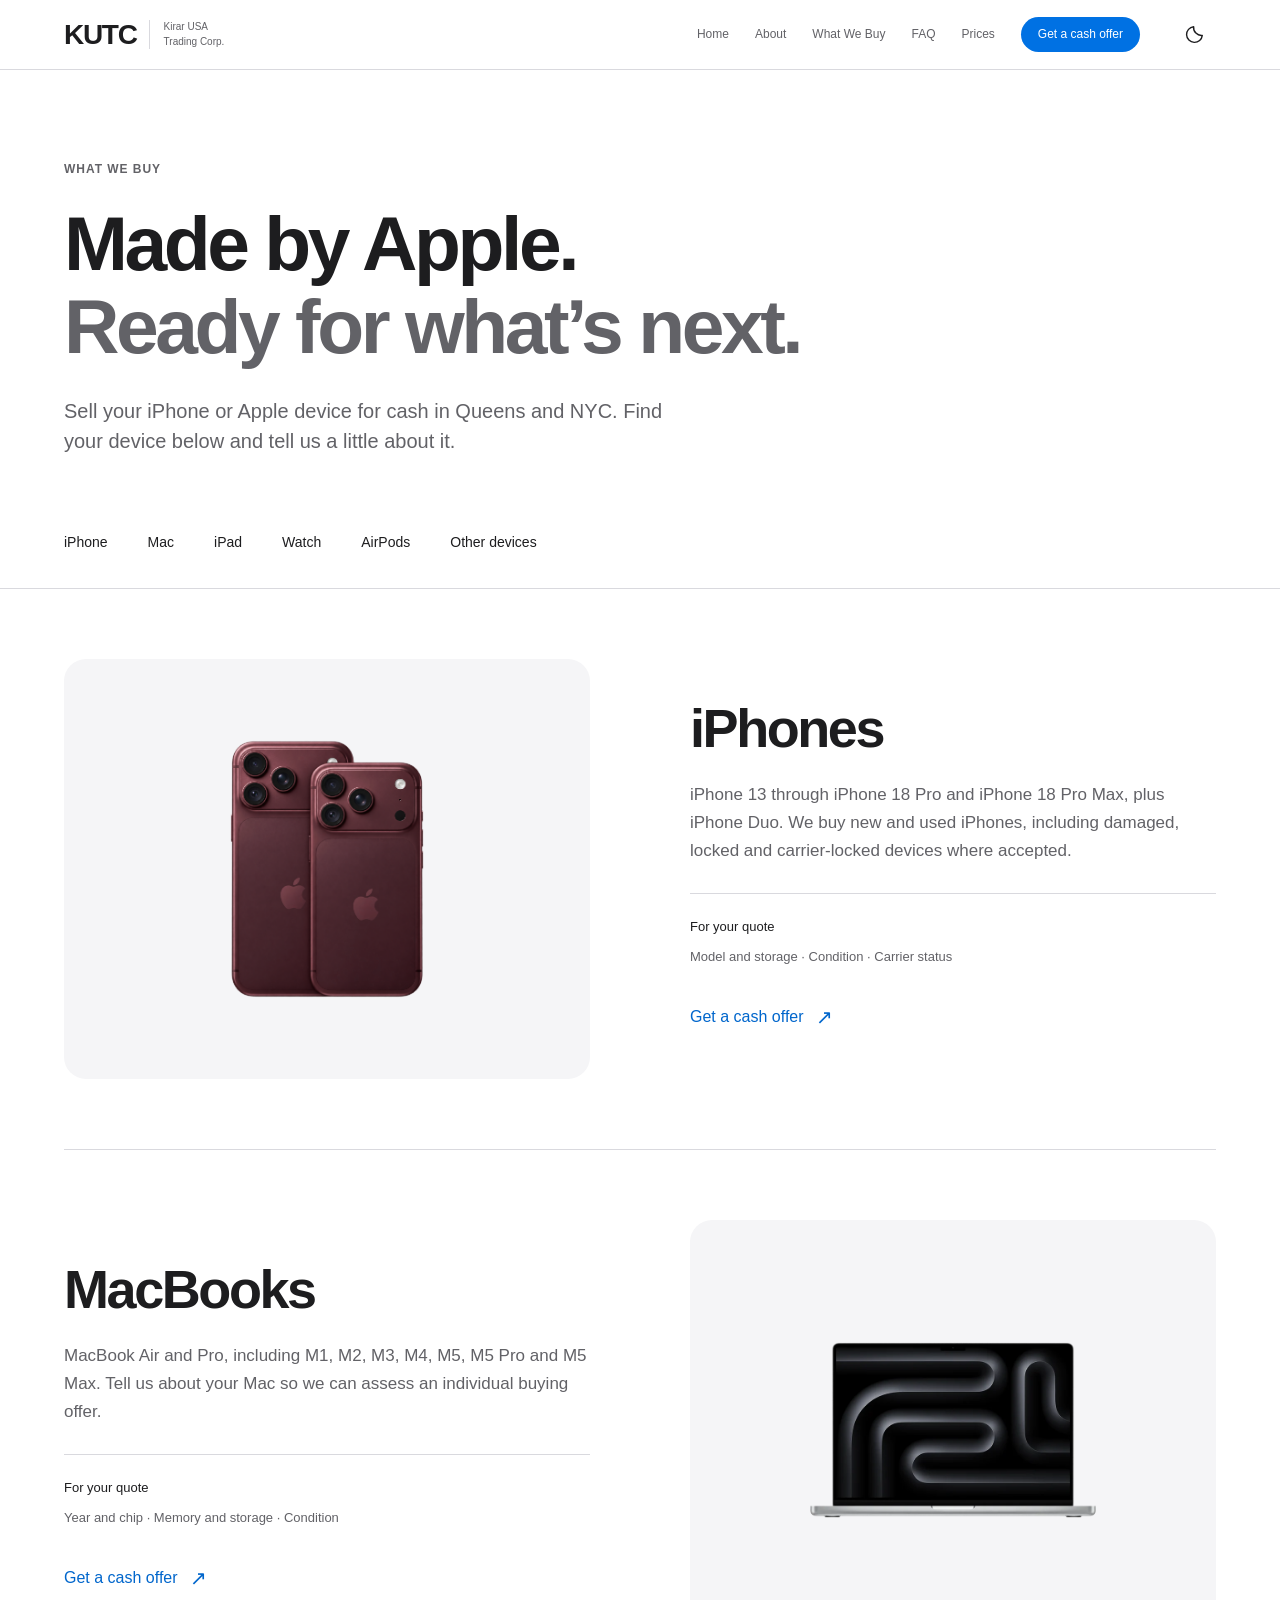
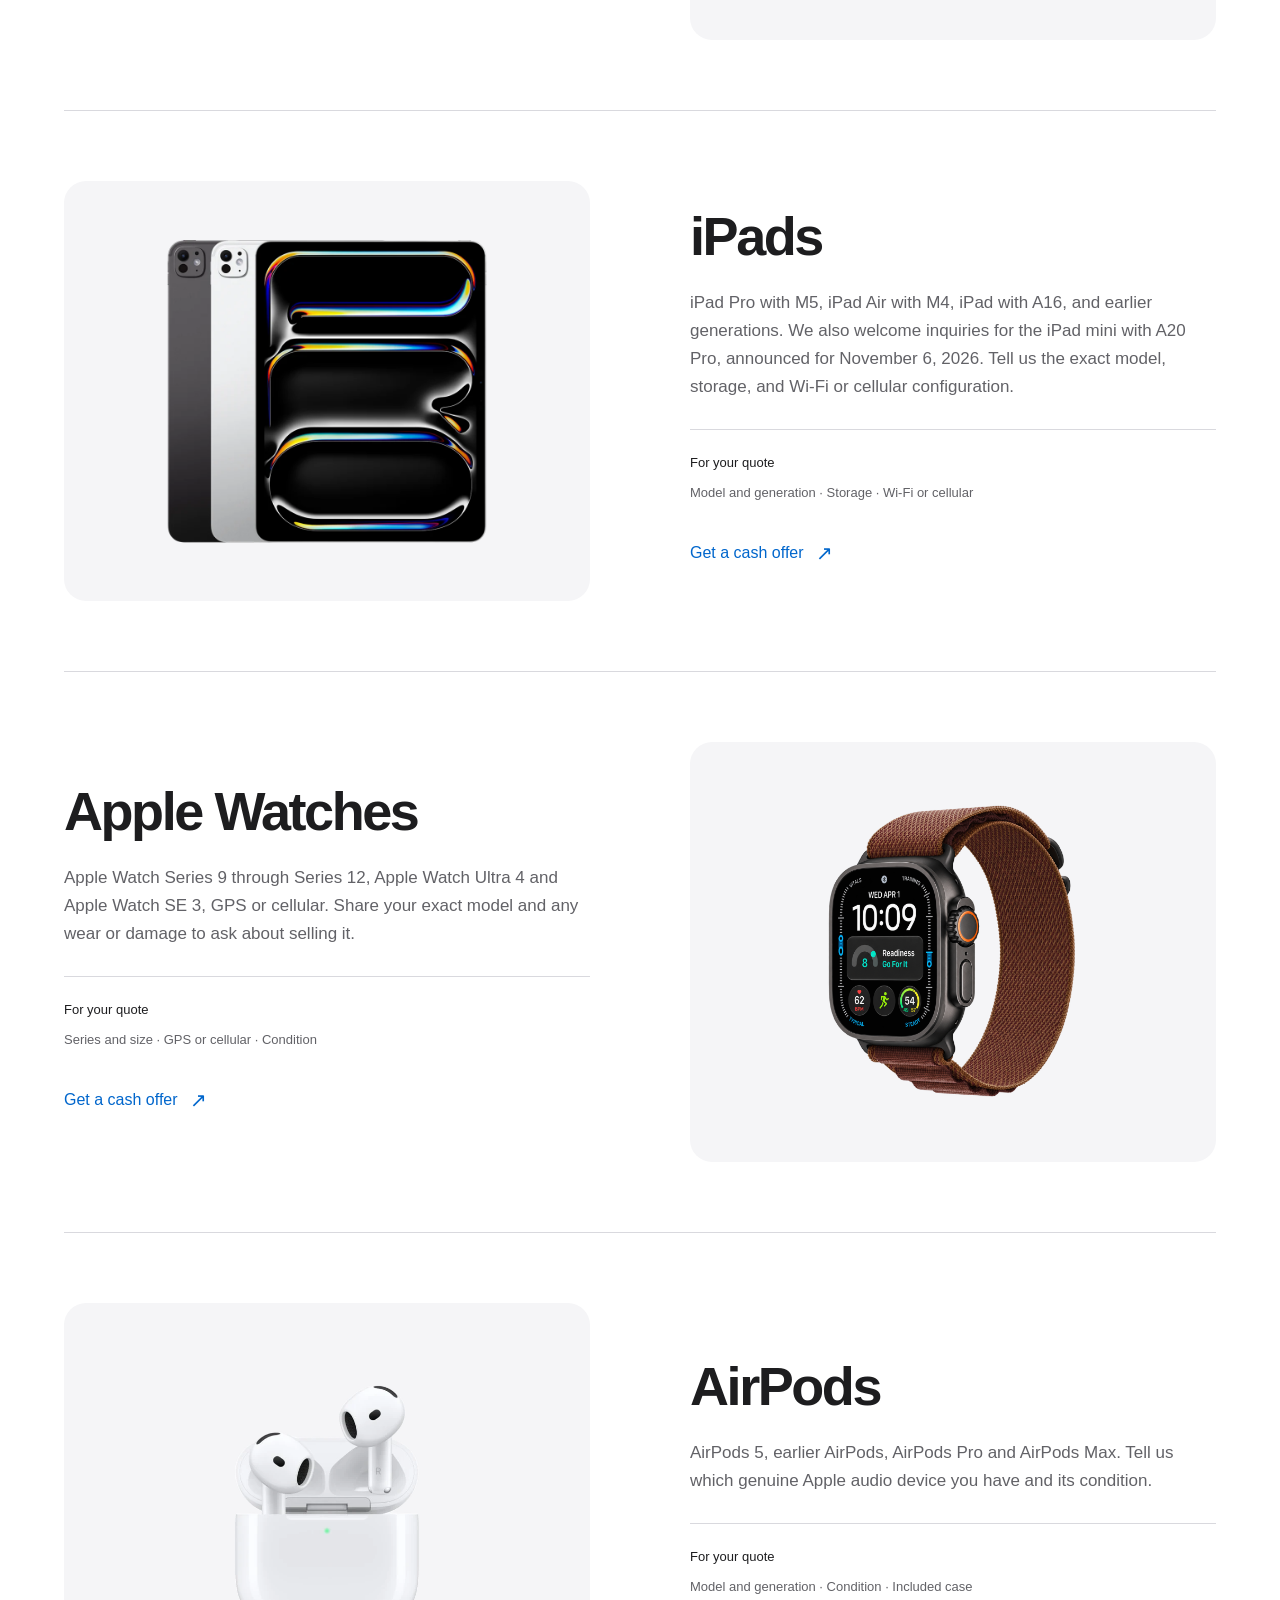
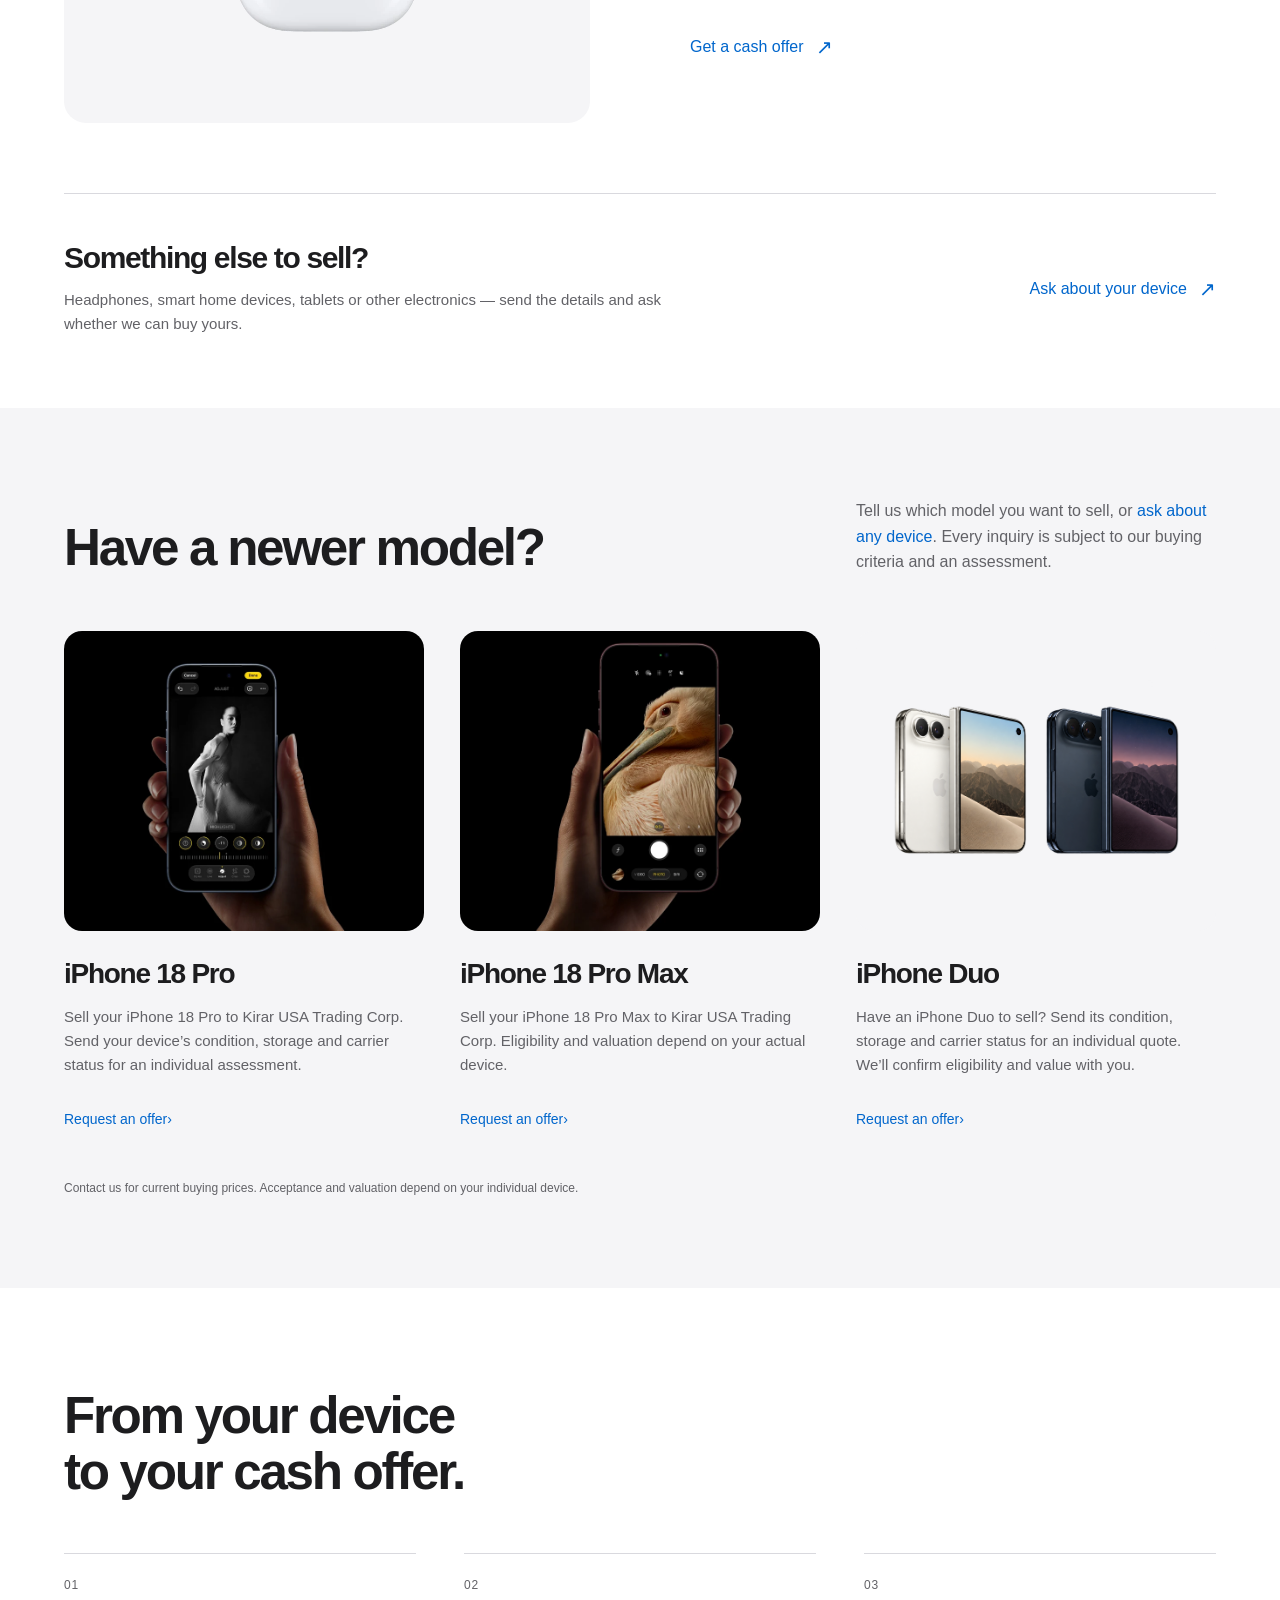
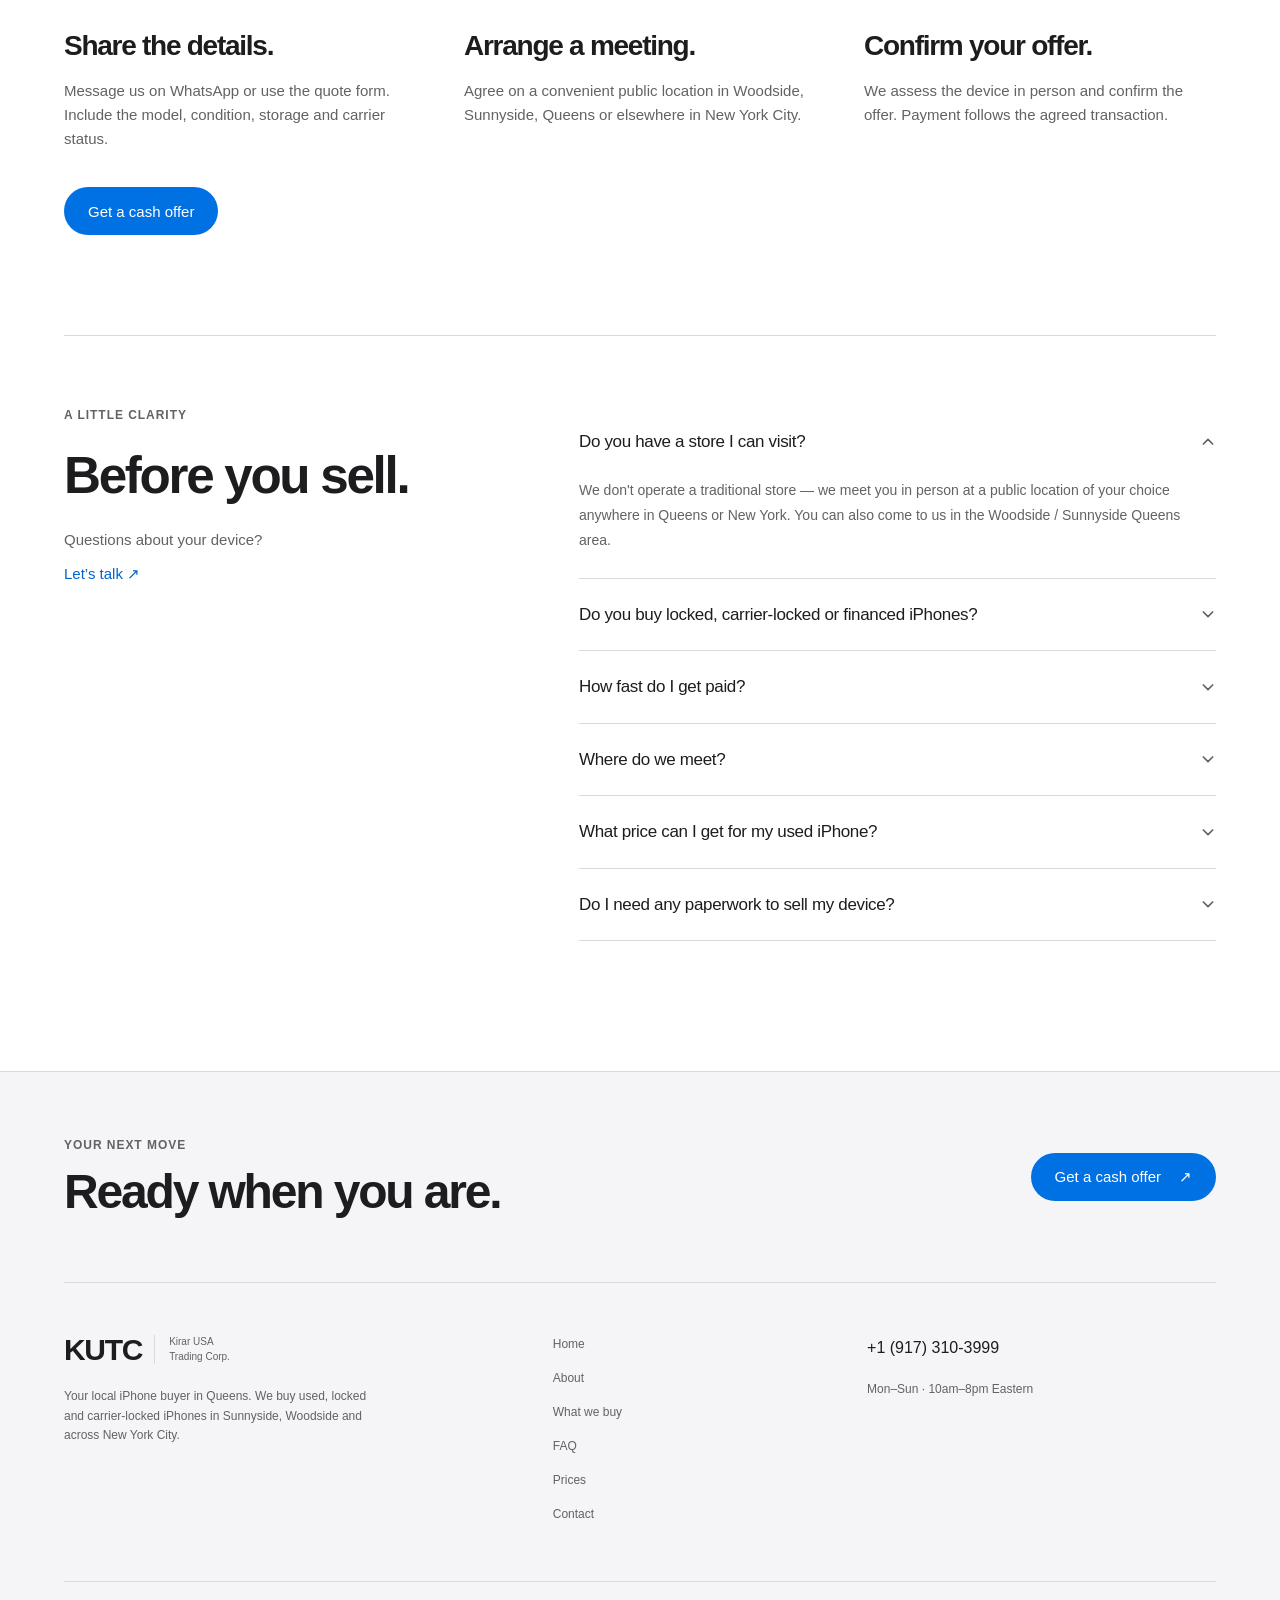
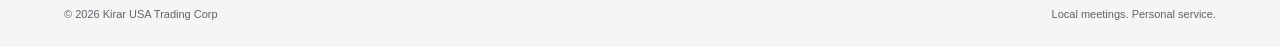
<file: products.html>
<!DOCTYPE html>
<html lang="en">
<head>
  <meta charset="UTF-8"/>
  <meta name="viewport" content="width=device-width,initial-scale=1.0"/>
  <title>Used iPhones for Sale in Queens NY | Buy & Sell iPhones | Kirar USA Trading Corp</title>
  <meta name="description" content="Buy and sell iPhones in Queens, NY. KUTC stocks used iPhones, unlocked iPhones, and all Apple devices. Best prices in New York. Serving Sunnyside, Woodside, Queens."/>
  <meta name="keywords" content="used iPhone buyer Queens, iPhone seller New York, buy used iPhone Queens NY, sell iPhone Sunnyside Queens, best price iPhone Queens, iPhones for sale New York, carrier locked iPhone buyer, where to sell phone for cash Queens, sell used phone New York"/>
  <link rel="canonical" href="https://kirarusatrading.com/products"/>
  
<meta name="theme-color" content="#ffffff"><link rel="icon" href="/favicon.svg?v=2" type="image/svg+xml"><link rel="icon" href="/favicon-32x32.png?v=2" sizes="32x32" type="image/png"><link rel="icon" href="/favicon-16x16.png?v=2" sizes="16x16" type="image/png"><link rel="shortcut icon" href="/favicon.ico?v=2"><link rel="apple-touch-icon" href="/apple-touch-icon.png?v=2" sizes="180x180"><link rel="manifest" href="/site.webmanifest"><meta name="apple-mobile-web-app-title" content="KUTC"><script src="/theme.js"></script><link rel="stylesheet" href="/style.css"><noscript><style>.hamburger{display:none!important}.mobile-menu{display:flex!important;position:static!important;flex-wrap:wrap}header nav{display:none!important}</style></noscript><meta property="og:image" content="https://kirarusatrading.com/assets/brand/social-preview.png"><meta property="og:image:width" content="1200"><meta property="og:image:height" content="630"><meta property="og:image:alt" content="KUTC — Buy, sell and trade Apple devices in Queens and New York City"><meta property="og:site_name" content="Kirar USA Trading Corp."><meta name="twitter:card" content="summary_large_image"></head>
<body class="products-page">
<a class="skip-link" href="#main">Skip to content</a>
<header>
  <a href="/" class="logo" aria-label="Kirar USA Trading Corp home"><span class="kutc-logotype" aria-hidden="true">KUTC</span><span class="brand-full">Kirar USA<br>Trading Corp.</span></a>
  <nav aria-label="Main navigation">
    <a href="/">Home</a><a href="/about">About</a><a href="/products">What We Buy</a><a href="/#faq">FAQ</a><a href="/prices">Prices</a><a href="/contact-us" class="cta-nav">Get a cash offer</a>
  </nav>
  <div class="header-tools"><button type="button" class="theme-toggle" aria-label="Switch to dark mode" aria-pressed="false"><svg class="theme-moon" viewBox="0 0 24 24" fill="none" stroke="currentColor" stroke-width="1.6" stroke-linecap="round" stroke-linejoin="round" aria-hidden="true"><path d="M20.9 13A9 9 0 0 1 11 3.1 9 9 0 1 0 20.9 13Z"/></svg><svg class="theme-sun" viewBox="0 0 24 24" fill="none" stroke="currentColor" stroke-width="1.6" stroke-linecap="round" aria-hidden="true"><circle cx="12" cy="12" r="4"/><path d="M12 2v2m0 16v2M2 12h2m16 0h2M4.93 4.93l1.42 1.42m11.3 11.3 1.42 1.42m0-14.14-1.42 1.42M6.35 17.65l-1.42 1.42"/></svg></button><button class="hamburger" aria-label="Open menu" aria-expanded="false" aria-controls="mobile-menu"><span></span><span></span><span></span></button></div>
</header>
<div class="mobile-menu" id="mobile-menu">
  <a href="/">Home</a><a href="/about">About</a><a href="/products">What We Buy</a><a href="/#faq">FAQ</a><a href="/prices">Prices</a><a href="/contact-us" class="cta-nav">Get a cash offer</a>
</div>

<main id="main"><section class="section-inner page-intro"><p class="eyebrow">What we buy</p><h1 class="display-title">Made by Apple.<br><span>Ready for what’s next.</span></h1><p class="section-subtitle">Sell your iPhone or Apple device for cash in Queens and NYC. Find your device below and tell us a little about it.</p></section>
<nav class="category-nav section-inner" aria-label="Device categories"><a href="#iphones">iPhone</a><a href="#macbooks">Mac</a><a href="#ipads">iPad</a><a href="#watches">Watch</a><a href="#airpods">AirPods</a><a href="#other">Other devices</a></nav>
<section class="device-section"><div class="section-inner device-list"><article class="device-row" id="iphones"><div class="device-photo"><img src="/assets/images/iphone-18-cutout.png" alt="iPhone 18 Pro Max and iPhone 18 Pro in burgundy" width="1085" height="1449" loading="lazy"></div><div class="device-copy"><h2>iPhones</h2><p>iPhone 13 through iPhone 18 Pro and iPhone 18 Pro Max, plus iPhone Duo. We buy new and used iPhones, including damaged, locked and carrier-locked devices where accepted.</p><p class="device-details"><strong>For your quote</strong>Model and storage · Condition · Carrier status</p><a class="text-link" href="/contact-us?device=iPhone#contact-form">Get a cash offer <span aria-hidden="true">↗</span></a></div></article><article class="device-row" id="macbooks"><div class="device-photo"><img src="/assets/images/macbook-web.webp" alt="MacBook Pro" width="800" height="800" loading="lazy"></div><div class="device-copy"><h2>MacBooks</h2><p>MacBook Air and Pro, including M1, M2, M3, M4, M5, M5 Pro and M5 Max. Tell us about your Mac so we can assess an individual buying offer.</p><p class="device-details"><strong>For your quote</strong>Year and chip · Memory and storage · Condition</p><a class="text-link" href="/contact-us?device=MacBook#contact-form">Get a cash offer <span aria-hidden="true">↗</span></a></div></article><article class="device-row" id="ipads"><div class="device-photo"><img src="/assets/images/ipadpro-web.webp" alt="iPad Pro" width="800" height="800" loading="lazy"></div><div class="device-copy"><h2>iPads</h2><p>iPad Pro with M5, iPad Air with M4, iPad with A16, and earlier generations. We also welcome inquiries for the iPad mini with A20 Pro, announced for November 6, 2026. Tell us the exact model, storage, and Wi-Fi or cellular configuration.</p><p class="device-details"><strong>For your quote</strong>Model and generation · Storage · Wi-Fi or cellular</p><a class="text-link" href="/contact-us?device=iPad#contact-form">Get a cash offer <span aria-hidden="true">↗</span></a></div></article><article class="device-row" id="watches"><div class="device-photo"><img src="/assets/images/watch-ultra-4-cutout.png" alt="Apple Watch Ultra 4 with an Alpine Loop" width="1254" height="1254" loading="lazy"></div><div class="device-copy"><h2>Apple Watches</h2><p>Apple Watch Series 9 through Series 12, Apple Watch Ultra 4 and Apple Watch SE 3, GPS or cellular. Share your exact model and any wear or damage to ask about selling it.</p><p class="device-details"><strong>For your quote</strong>Series and size · GPS or cellular · Condition</p><a class="text-link" href="/contact-us?device=Apple%20Watch#contact-form">Get a cash offer <span aria-hidden="true">↗</span></a></div></article><article class="device-row" id="airpods"><div class="device-photo"><img class="image-light" src="/assets/images/airpods-5.webp" alt="AirPods 5 with their charging case" width="653" height="653" loading="lazy"><img class="image-dark" src="/assets/images/airpods-5-dark.png" alt="AirPods 5 with their charging case" width="1254" height="1254" loading="lazy"></div><div class="device-copy"><h2>AirPods</h2><p>AirPods 5, earlier AirPods, AirPods Pro and AirPods Max. Tell us which genuine Apple audio device you have and its condition.</p><p class="device-details"><strong>For your quote</strong>Model and generation · Condition · Included case</p><a class="text-link" href="/contact-us?device=AirPods#contact-form">Get a cash offer <span aria-hidden="true">↗</span></a></div></article></div><div class="section-inner"><div id="other" class="other-devices"><div><h2>Something else to sell?</h2><p>Headphones, smart home devices, tablets or other electronics — send the details and ask whether we can buy yours.</p></div><a class="text-link" href="/contact-us?device=Other%20electronics#contact-form">Ask about your device <span aria-hidden="true">↗</span></a></div></div></section>
<section class="model-section" id="latest-models"><div class="section-inner">
<div class="section-heading"><h2 class="section-title">Have a newer model?</h2><p>Tell us which model you want to sell, or <a href="/contact-us">ask about any device</a>. Every inquiry is subject to our buying criteria and an assessment.</p></div>
<div class="model-grid">
<article class="model-card"><img class="model-portrait" src="/assets/images/iphone-18-pro-portrait.webp" alt="iPhone 18 Pro held in one hand" width="490" height="690" loading="lazy"><h3>iPhone 18 Pro</h3><p>Sell your iPhone 18 Pro to Kirar USA Trading Corp. Send your device’s condition, storage and carrier status for an individual assessment.</p><a href="/contact-us?device=iPhone%2018%20Pro#contact-form">Request an offer <span aria-hidden="true">›</span></a></article>
<article class="model-card"><img class="model-portrait" src="/assets/images/iphone-18-pro-max-portrait.webp" alt="iPhone 18 Pro Max held in one hand" width="490" height="690" loading="lazy"><h3>iPhone 18 Pro Max</h3><p>Sell your iPhone 18 Pro Max to Kirar USA Trading Corp. Eligibility and valuation depend on your actual device.</p><a href="/contact-us?device=iPhone%2018%20Pro%20Max#contact-form">Request an offer <span aria-hidden="true">›</span></a></article>
<article class="model-card"><img src="/assets/images/iphone-duo-cutout.png" alt="Apple iPhone Duo in star white and night sky" width="1674" height="940" loading="lazy"><h3>iPhone Duo</h3><p>Have an iPhone Duo to sell? Send its condition, storage and carrier status for an individual quote. We’ll confirm eligibility and value with you.</p><a href="/contact-us?device=iPhone%20Duo#contact-form">Request an offer <span aria-hidden="true">›</span></a></article>
</div><p class="model-source">Contact us for current buying prices. Acceptance and valuation depend on your individual device.</p>
</div></section>
<section class="section-inner buying-guide"><h2 class="section-title">From your device<br>to your cash offer.</h2><ol class="process-inline"><li><span>01</span><h3>Share the details.</h3><p>Message us on WhatsApp or use the quote form. Include the model, condition, storage and carrier status.</p></li><li><span>02</span><h3>Arrange a meeting.</h3><p>Agree on a convenient public location in Woodside, Sunnyside, Queens or elsewhere in New York City.</p></li><li><span>03</span><h3>Confirm your offer.</h3><p>We assess the device in person and confirm the offer. Payment follows the agreed transaction.</p></li></ol><a href="/contact-us" class="btn btn-primary">Get a cash offer</a></section>
<!-- FAQ Section -->
<div class="section-inner" style="padding-bottom:60px;">
  <div class="text-block">
  <div id="faq" class="faq-section">
    
    <div class="faq-heading"><p class="eyebrow">A little clarity</p><h2 class="section-title">Before you sell.</h2><p>Questions about your device?<br><a href="/contact-us">Let’s talk <span aria-hidden="true">↗</span></a></p></div>
    
    <div class="faq-accordion">
      <div class="faq-item open">
        <button class="faq-question">
          <span>Do you have a store I can visit?</span>
          <svg class="faq-chevron" fill="none" stroke="currentColor" viewBox="0 0 24 24"><path stroke-linecap="round" stroke-linejoin="round" stroke-width="2.5" d="M19 9l-7 7-7-7"/></svg>
        </button>
        <div class="faq-answer"><p>We don't operate a traditional store — we meet you in person at a public location of your choice anywhere in Queens or New York. You can also come to us in the Woodside / Sunnyside Queens area.</p></div>
      </div>
      <div class="faq-item">
        <button class="faq-question">
          <span>Do you buy locked, carrier-locked or financed iPhones?</span>
          <svg class="faq-chevron" fill="none" stroke="currentColor" viewBox="0 0 24 24"><path stroke-linecap="round" stroke-linejoin="round" stroke-width="2.5" d="M19 9l-7 7-7-7"/></svg>
        </button>
        <div class="faq-answer"><p>Yes! We buy carrier-locked iPhones, locked and financed iPhones that other buyers won't touch. For financed devices — we can buy them, but paying the remaining monthly installments to the carrier remains your responsibility. Contact us via WhatsApp for a quote.</p></div>
      </div>
      <div class="faq-item">
        <button class="faq-question">
          <span>How fast do I get paid?</span>
          <svg class="faq-chevron" fill="none" stroke="currentColor" viewBox="0 0 24 24"><path stroke-linecap="round" stroke-linejoin="round" stroke-width="2.5" d="M19 9l-7 7-7-7"/></svg>
        </button>
        <div class="faq-answer"><p>Instantly — cash in hand the moment we meet and inspect your device. No waiting, no bank transfers, no delays.</p></div>
      </div>
      <div class="faq-item">
        <button class="faq-question">
          <span>Where do we meet?</span>
          <svg class="faq-chevron" fill="none" stroke="currentColor" viewBox="0 0 24 24"><path stroke-linecap="round" stroke-linejoin="round" stroke-width="2.5" d="M19 9l-7 7-7-7"/></svg>
        </button>
        <div class="faq-answer"><p>Anywhere safe and public works — a bank lobby, McDonald's, Starbucks, or any spot in Queens, Sunnyside, or New York City. We come to you.</p></div>
      </div>
      <div class="faq-item">
        <button class="faq-question">
          <span>What price can I get for my used iPhone?</span>
          <svg class="faq-chevron" fill="none" stroke="currentColor" viewBox="0 0 24 24"><path stroke-linecap="round" stroke-linejoin="round" stroke-width="2.5" d="M19 9l-7 7-7-7"/></svg>
        </button>
        <div class="faq-answer"><p>For used phones we give an approximate price based on model, condition, and storage. For brand new unused phones we can give you an exact price. WhatsApp us with your device details for a fast quote.</p></div>
      </div>
      <div class="faq-item">
        <button class="faq-question">
          <span>Do I need any paperwork to sell my device?</span>
          <svg class="faq-chevron" fill="none" stroke="currentColor" viewBox="0 0 24 24"><path stroke-linecap="round" stroke-linejoin="round" stroke-width="2.5" d="M19 9l-7 7-7-7"/></svg>
        </button>
        <div class="faq-answer"><p>No paperwork or ID needed — just make sure it's your own device.</p></div>
      </div>
    </div>
  </div>
  </div>
</div>
</main>

<footer><div class="section-inner"><div class="footer-invitation"><div><p class="eyebrow">Your next move</p><h2>Ready when you are.</h2></div><a href="/contact-us" class="btn btn-primary">Get a cash offer <span aria-hidden="true">↗</span></a></div><div class="footer-content"><div class="footer-brand"><a href="/" class="logo" aria-label="Kirar USA Trading Corp home"><span class="kutc-logotype" aria-hidden="true">KUTC</span><span class="brand-full">Kirar USA<br>Trading Corp.</span></a><p>Your local iPhone buyer in Queens. We buy used, locked and carrier-locked iPhones in Sunnyside, Woodside and across New York City.</p></div><nav aria-label="Footer navigation"><a href="/">Home</a><a href="/about">About</a><a href="/products">What we buy</a><a href="/#faq">FAQ</a><a href="/prices">Prices</a><a href="/contact-us">Contact</a></nav><div class="footer-contact"><a href="https://wa.me/19173103999">+1 (917) 310-3999</a><p>Mon–Sun · 10am–8pm Eastern</p></div></div><div class="footer-bottom"><span>© 2026 Kirar USA Trading Corp</span><span>Local meetings. Personal service.</span></div></div></footer>

<script src="/script.js"></script>
</body>
</html>
</file>
<file: style.css>
/* Cash4iPhone: rebuilt layout system. Shared tokens keep both themes consistent. */
:root{--bg:#fff;--surface:#f5f5f7;--text:#1d1d1f;--muted:#626267;--text-muted:var(--muted);--text-light:var(--muted);--line:#d9d9de;--border:var(--line);--blue:#0066cc;--nav-h:70px;--nav-bg:rgba(255,255,255,.94);--photo:#f5f5f7;--local-bg:#e9eaec;--local-ink:#303034;--field:#fff;--field-line:#a1a1a7;--error-bg:#fff0f0;--error:#a12222;color-scheme:light}
:root[data-theme="dark"]{--bg:#101011;--surface:#1b1b1e;--text:#f5f5f7;--muted:#acacb4;--line:#37373c;--blue:#66b3ff;--nav-bg:rgba(16,16,17,.94);--photo:#202023;--local-bg:#252529;--local-ink:#ededf0;--field:#17171a;--field-line:#6e6e78;--error-bg:#3d2025;--error:#ffb8b8;color-scheme:dark}
*,*::before,*::after{box-sizing:border-box}*{margin:0}html{scroll-behavior:smooth;scroll-padding-top:110px}body{font-family:-apple-system,BlinkMacSystemFont,'Segoe UI',sans-serif;font-size:16px;line-height:1.6;background:var(--bg);color:var(--text);-webkit-font-smoothing:antialiased}h1,h2,h3,h4{font-weight:600;line-height:1.08;letter-spacing:-.045em}p{overflow-wrap:break-word}a{color:var(--blue);text-decoration:none;text-underline-offset:5px}a:hover{text-decoration:underline}img{display:block;max-width:100%;height:auto}button,input,select,textarea{font:inherit}button{cursor:pointer}button:disabled{opacity:.65;cursor:wait}button,a{-webkit-tap-highlight-color:transparent}:focus-visible{outline:3px solid var(--blue);outline-offset:5px}[hidden]{display:none!important}section[id],article[id],form[id]{scroll-margin-top:110px}.section-inner{width:min(1280px,100%);margin-inline:auto;padding-inline:64px}.eyebrow,.small-label{font-size:12px;font-weight:600;letter-spacing:.08em;line-height:1.5;text-transform:uppercase;color:var(--muted)}.eyebrow{margin-bottom:24px}.section-title{font-size:clamp(36px,4vw,56px)}.section-title em,.display-title em{font-style:normal}.section-heading{display:flex;justify-content:space-between;align-items:flex-end;gap:48px;margin-bottom:56px}.section-heading>p{max-width:360px;color:var(--muted)}.section-subtitle{font-size:20px;line-height:1.5;color:var(--muted);max-width:600px}.text-link{display:inline-flex;gap:12px;align-items:center;min-height:44px;font-size:16px}.text-link span{font-size:20px}.skip-link{position:fixed;left:16px;top:-100px;z-index:2000;background:var(--bg);padding:12px 20px}.skip-link:focus{top:10px}
/* Navigation */
header{height:var(--nav-h);position:sticky;top:0;z-index:1000;display:flex;align-items:center;padding:0 max(24px,calc((100% - 1152px)/2));background:var(--nav-bg);backdrop-filter:blur(20px);border-bottom:1px solid var(--line);gap:32px}.logo{color:var(--text);display:inline-flex;align-items:center;flex-shrink:0}.logo:hover{text-decoration:none}.brand-name{font-size:23px;line-height:1;letter-spacing:-1.2px;font-weight:650}.brand-name>span:first-child{font-weight:400}.brand-period{color:var(--blue)}header nav{display:flex;gap:26px;align-items:center;margin-left:auto}header nav a{font-size:12px;min-height:44px;display:flex;align-items:center;color:var(--muted)}header nav a.active{color:var(--text)}header nav a.active:not(.cta-nav){text-decoration:underline;text-underline-offset:7px}.cta-nav{border-radius:24px;background:#0071e3;color:#fff!important;padding:8px 17px;min-height:34px!important}.cta-nav:hover{text-decoration:none;background:#0066cc}.header-tools{display:flex;gap:8px;align-items:center}.theme-toggle,.hamburger{border:0;background:transparent;color:var(--text);width:44px;height:44px;display:inline-flex;align-items:center;justify-content:center;border-radius:50%;padding:10px}.theme-toggle:hover,.hamburger:hover{background:var(--surface)}.theme-toggle svg{width:21px;height:21px}.theme-sun{display:none}[data-theme="dark"] .theme-sun{display:block}[data-theme="dark"] .theme-moon{display:none}.hamburger{display:none;flex-direction:column;gap:5px}.hamburger span{width:20px;height:1.5px;background:currentColor}.hamburger.open span:first-child{transform:translateY(6.5px) rotate(45deg)}.hamburger.open span:nth-child(2){opacity:0}.hamburger.open span:last-child{transform:translateY(-6.5px) rotate(-45deg)}.mobile-menu{display:none;position:fixed;top:var(--nav-h);inset-inline:0;background:var(--bg);border-bottom:1px solid var(--line);z-index:999;padding:24px}.mobile-menu a{display:block;padding:14px 8px;font-size:21px;color:var(--text)}.mobile-menu .cta-nav{text-align:center;margin-top:16px;font-size:16px}
/* Shared actions */
.btn{display:inline-flex;align-items:center;justify-content:center;gap:18px;min-height:48px;padding:13px 24px;border:0;border-radius:28px;font-size:15px;line-height:1.4;font-weight:500}.btn:hover{text-decoration:none}.btn-primary{background:#0071e3;color:#fff}.btn-primary:hover{background:#0066cc}.btn-white{background:#fff;color:#1d1d1f}.btn-green{background:#206b36;color:white}
/* Home: centered opening, a separate product stage, and a compact service line. */
.home-hero{background:var(--surface);padding-top:65px;overflow:hidden}.hero-intro{text-align:center;padding-inline:24px}.hero-intro .eyebrow{margin-bottom:22px}.hero-intro h1{font-size:clamp(56px,7.8vw,108px);line-height:1;letter-spacing:-.065em}.hero-subtitle{font-size:23px;line-height:1.4;letter-spacing:-.02em;color:var(--muted);margin-top:22px}.hero-actions{display:flex;justify-content:center;align-items:center;gap:28px;margin-top:26px}.hero-stage{display:grid;grid-template-columns:1fr 390px 1fr;gap:50px;align-items:center;padding-top:36px;padding-bottom:32px}.hero-stage>img{width:100%;height:370px;object-fit:contain}.stage-note{padding-top:36px}.stage-note:last-child{text-align:right}.stage-note .small-label{font-size:14px}.stage-note p{font-size:28px;font-weight:500;line-height:1.35;letter-spacing:-.025em;margin-top:14px}.service-strip{border-block:1px solid var(--line)}.service-strip .section-inner{display:flex;justify-content:space-between;gap:24px;padding-block:20px}.service-strip p{color:var(--muted);font-size:12px}.device-discovery{padding-block:112px}.category-collection{display:grid;grid-template-columns:repeat(5,minmax(0,1fr));gap:22px}.category-tile{color:var(--text);min-width:0}.category-tile:hover{text-decoration:none}.category-image{background:var(--photo);border-radius:18px;padding:24px 18px;height:210px;display:flex;align-items:center;justify-content:center;overflow:hidden}.category-image img{width:100%;height:100%;object-fit:contain;mix-blend-mode:normal;transition:transform .25s ease}.category-tile:hover img{transform:scale(1.04)}.category-title{display:flex;align-items:center;justify-content:space-between;gap:8px;margin-top:22px}.category-title h3{font-size:21px;letter-spacing:-.035em}.category-title>span{color:var(--blue);font-size:19px}.category-tile>p{font-size:12px;color:var(--muted);margin-top:6px}.offer-feature{background:var(--surface);color:var(--text);padding:100px 0}.offer-feature>.section-inner{display:grid;grid-template-columns:1.25fr 1fr;gap:110px;align-items:center}.offer-feature .eyebrow{color:var(--muted)}.offer-feature h2{font-size:clamp(40px,4.3vw,60px)}.offer-feature-heading>p:not(.eyebrow){color:var(--muted);margin-top:28px;font-size:18px}.offer-feature .btn{margin-top:34px;background:#0071e3;color:#fff}.offer-factors>div{display:grid;grid-template-columns:28px 1fr;gap:8px 22px;padding:24px 0;border-bottom:1px solid var(--line)}.offer-factors>div:first-child{padding-top:0}.offer-factors>div:last-child{border-bottom:0}.offer-factors span{color:var(--muted);font-size:12px;grid-row:1 / 3;padding-top:6px}.offer-factors h3{font-size:29px}.offer-factors p{color:var(--muted);font-size:14px;grid-column:2}.journey{padding-block:112px}.process-inline{display:grid;grid-template-columns:repeat(3,1fr);gap:48px;padding:0;list-style:none;margin-top:54px}.process-inline li{border-top:1px solid var(--line);padding-top:22px}.process-inline li>span{display:block;font-size:12px;letter-spacing:.06em;color:var(--muted);margin-bottom:36px}.process-inline h3{font-size:28px;margin-bottom:18px}.process-inline p{font-size:15px;color:var(--muted)}.seller-terms{margin-top:40px;border-top:1px solid var(--line);padding-top:18px;font-size:12px;color:var(--muted)}.seller-terms summary{cursor:pointer;min-height:44px;display:list-item;align-content:center}.seller-terms p{max-width:900px;line-height:1.7;margin-top:12px}
/* Device catalogue: open alternating rows, no retail checkout. */
.page-intro{padding-block:90px 64px}.display-title{font-size:clamp(48px,6vw,84px)}.display-title span{color:var(--muted)}.page-intro .section-subtitle{margin-top:28px}.category-nav{display:flex;gap:40px;border-bottom:1px solid var(--line);padding-bottom:24px;overflow-x:auto}.category-nav a{font-size:14px;color:var(--text);min-height:44px;display:flex;align-items:center;white-space:nowrap}.device-row{display:grid;grid-template-columns:1fr 1fr;gap:100px;align-items:center;padding:70px 0;border-bottom:1px solid var(--line)}.device-row:nth-child(even) .device-photo{order:2}.device-photo{height:420px;background:var(--photo);border-radius:22px;padding:44px;display:flex;align-items:center;justify-content:center}.device-photo img{width:100%;height:100%;object-fit:contain;mix-blend-mode:normal}.device-copy h2{font-size:54px;margin-bottom:24px}.device-copy>p{font-size:17px;color:var(--muted);line-height:1.65}.device-details{margin:28px 0;font-size:13px!important;padding-top:22px;border-top:1px solid var(--line)}.device-details strong{display:block;color:var(--text);font-weight:500;margin-bottom:8px}.other-devices{display:flex;justify-content:space-between;align-items:center;gap:48px;padding:48px 0 72px}.other-devices h2{font-size:30px;margin-bottom:14px}.other-devices p{font-size:15px;color:var(--muted);max-width:620px}.other-devices .text-link{flex-shrink:0}.model-section{background:var(--surface);padding-block:90px}.model-grid{display:grid;grid-template-columns:repeat(3,1fr);gap:36px}.model-card{display:flex;flex-direction:column;align-items:flex-start}.model-card img{width:100%;height:300px;object-fit:contain;background:var(--photo);border-radius:18px;margin-bottom:28px}.model-card .model-portrait{background:#000}.model-card h3{font-size:28px}.model-card p{font-size:15px;color:var(--muted);margin:16px 0 20px}.model-card .availability{font-size:12px;margin:12px 0 0}.model-card a{margin-top:auto;min-height:44px;display:flex;align-items:center;font-size:14px}.model-source{margin-top:38px;font-size:12px;color:var(--muted);max-width:860px}.buying-guide{padding-block:100px}.buying-guide>.btn{margin-top:36px}
/* About: a typographic local-service editorial. */
.about-masthead{padding-block:92px 80px}.about-masthead h1{font-size:clamp(54px,7vw,96px);line-height:1.02}.about-masthead h1>span{color:var(--muted)}.about-lead{display:grid;grid-template-columns:1fr 1fr;gap:100px;margin-top:50px}.about-lead>p:first-child{font-size:27px;line-height:1.35;max-width:390px;letter-spacing:-.025em}.about-lead>p:last-child{font-size:17px;color:var(--muted)}.local-feature{background:var(--surface);padding-block:80px}.local-feature>.section-inner{display:grid;grid-template-columns:1fr 1fr;gap:100px;align-items:center}.local-type{height:420px;background:transparent;color:var(--text);border-radius:0;padding:48px 0;display:flex;flex-direction:column;justify-content:center;letter-spacing:-.06em}.local-type>span:first-child{font-size:44px;line-height:1.2}.local-type strong{font-size:clamp(54px,6.3vw,88px);font-weight:600;line-height:1.2}.local-type>span:last-child{font-size:12px;letter-spacing:.04em;margin-top:68px;text-transform:uppercase}.local-copy h2{font-size:40px;margin-bottom:24px}.local-copy>p:not(.eyebrow){font-size:16px;color:var(--muted);margin-bottom:20px}.about-principles{padding-block:105px}.principle-list article{display:grid;grid-template-columns:50px 1fr 1fr;gap:30px;border-top:1px solid var(--line);padding-block:32px}.principle-list article>span{font-size:13px;color:var(--muted);padding-top:5px}.principle-list h3{font-size:27px}.principle-list p{color:var(--muted);font-size:15px}.about-contact{display:grid;grid-template-columns:1fr 1fr;gap:100px;padding-bottom:110px}.about-contact>div>p:not(.eyebrow){color:var(--muted);font-size:18px}.business-details{display:grid;grid-template-columns:1fr 1fr;gap:24px;margin-block:32px;padding-top:24px;border-top:1px solid var(--line)}.business-details dt,.contact-facts dt{font-size:12px;color:var(--muted);margin-bottom:8px}.business-details dd,.contact-facts dd{margin:0;font-size:15px}
/* Contact: two clear form groups beside a quiet, persistent introduction. */
.contact-layout{display:grid;grid-template-columns:1fr 1.2fr;gap:100px;align-items:start;padding-block:80px 100px}.contact-intro{position:sticky;top:120px}.contact-intro h1{font-size:clamp(52px,5.6vw,78px);line-height:1.02}.contact-intro h1 span{color:var(--muted)}.contact-lead{color:var(--muted);font-size:18px;max-width:350px;margin-block:28px 16px}.contact-intro .text-link{font-size:14px}.contact-facts{margin-top:42px;display:grid;gap:24px}.contact-facts>div{border-top:1px solid var(--line);padding-top:18px}.contact-form-card{min-width:0;padding:36px;background:var(--surface);border-radius:22px}.contact-hours-note{font-size:12px;color:var(--muted);margin-bottom:10px}.form-title{font-size:28px}.form-description{font-size:14px;color:var(--muted);margin:12px 0 32px}fieldset{border:0;padding:0;min-width:0;margin:0 0 30px}legend{width:100%;font-size:17px;font-weight:600;padding:0 0 22px;letter-spacing:-.02em}legend span{font-size:11px;color:var(--muted);border:1px solid var(--line);border-radius:50%;display:inline-flex;justify-content:center;align-items:center;width:27px;height:27px;margin-right:10px}.form-row{display:grid;grid-template-columns:1fr 1fr;gap:18px}.form-group{display:flex;flex-direction:column;gap:8px;margin-bottom:20px}.form-group label{font-size:13px;font-weight:500}.field-hint{font-size:11px;font-weight:400;color:var(--muted)}.field-tip{font-size:11px;color:var(--muted)}.form-group input,.form-group textarea,.form-group select{width:100%;min-height:48px;border:1px solid var(--field-line);border-radius:8px;background:var(--field);color:var(--text);font-size:16px;line-height:1.5;padding:12px}.form-group input::placeholder,.form-group textarea::placeholder{color:var(--muted);opacity:1}.form-group textarea{min-height:130px;resize:vertical}.form-error{background:var(--error-bg);color:var(--error);padding:18px;border-radius:10px;font-size:14px;margin-bottom:24px}.form-note{font-size:12px;color:var(--muted);margin-bottom:20px}.upload-area{position:relative;border:1px dashed var(--field-line);border-radius:10px;overflow:hidden}.upload-area:focus-within{outline:3px solid var(--blue);outline-offset:3px}.upload-area.drag-over{background:var(--field)}.upload-input{position:absolute;inset:0;width:100%;height:100%;max-height:200px;opacity:0;z-index:2;cursor:pointer}.upload-body{padding:28px 16px;text-align:center;display:flex;flex-direction:column;align-items:center;gap:10px;pointer-events:none}.upload-title{font-size:14px}.upload-sub{font-size:11px;color:var(--muted);max-width:250px}.upload-preview{display:flex;gap:12px;flex-wrap:wrap;padding:12px}.upload-preview:empty{display:none}.preview-thumb{position:relative;width:90px;height:90px;overflow:hidden;border-radius:8px}.preview-thumb img{width:100%;height:100%;object-fit:cover}.preview-remove{position:absolute;right:3px;top:3px;z-index:3;background:#1d1d1f;color:#fff;border:0;border-radius:50%;width:30px;height:30px;display:flex;align-items:center;justify-content:center}.upload-count{display:none;padding:0 12px 12px;font-size:12px;color:var(--blue)}.upload-count.visible{display:block}
/* Shared questions and local search content retain their crawlable text. */
.text-block{width:100%}.faq-section{display:grid;grid-template-columns:1fr 1.4fr;gap:60px;padding-block:70px;border-top:1px solid var(--line)}.faq-heading>p:last-child{font-size:15px;color:var(--muted);margin-top:24px}.faq-heading>p:last-child a{display:inline-block;margin-top:10px;min-height:44px}.faq-item{border-bottom:1px solid var(--line)}.faq-question{width:100%;border:0;background:transparent;display:flex;align-items:center;justify-content:space-between;gap:24px;text-align:left;padding:23px 0;color:var(--text)}.faq-question>span{font-size:17px;font-weight:500;line-height:1.5;letter-spacing:-.02em}.faq-chevron{width:16px;height:16px;flex-shrink:0;color:var(--muted)}.faq-item.open .faq-chevron{transform:rotate(180deg)}.faq-answer p{font-size:14px;line-height:1.8;color:var(--muted);padding:0 24px 24px 0}.local-editorial{border-top:1px solid var(--line);padding-top:60px;display:grid;grid-template-columns:1fr 1.4fr;gap:24px 60px}.local-editorial h2{font-size:34px;grid-row:1 / 3}.local-editorial p{font-size:14px;color:var(--muted)}
/* Footer */
footer{background:var(--surface);border-top:1px solid var(--line)}.footer-invitation{display:flex;justify-content:space-between;align-items:center;gap:32px;padding-block:64px;border-bottom:1px solid var(--line)}.footer-invitation .eyebrow{margin-bottom:12px}.footer-invitation h2{font-size:48px}.footer-content{display:grid;grid-template-columns:1.2fr .7fr 1fr;gap:70px;padding-block:52px}.footer-brand p{max-width:320px;font-size:12px;color:var(--muted);margin-top:20px}.footer-content nav{display:grid;align-content:start;gap:10px}.footer-content nav a{font-size:12px;color:var(--muted);min-height:24px}.footer-contact>a{font-size:16px;color:var(--text)}.footer-contact p{font-size:12px;color:var(--muted);line-height:1.9;margin-top:18px}.footer-bottom{display:flex;justify-content:space-between;gap:20px;border-top:1px solid var(--line);padding-block:24px;font-size:11px;color:var(--muted)}
/* Tablet */
@media(max-width:1100px){.section-inner{padding-inline:36px}header{gap:22px;padding-inline:30px}header nav{gap:18px}.hero-stage{grid-template-columns:1fr 330px 1fr;gap:28px}.hero-stage>img{height:330px}.stage-note p{font-size:23px}.category-collection{gap:16px}.category-image{height:180px;padding:20px 12px}.category-title h3{font-size:19px}.offer-feature>.section-inner,.device-row,.local-feature>.section-inner,.about-lead,.about-contact{gap:60px}.contact-layout{gap:50px}.contact-form-card{padding:28px}.device-photo{height:360px}.footer-content{gap:36px}.model-grid{gap:24px}}
/* Mobile: recompose each section instead of scaling the desktop down. */
@media(max-width:768px){:root{--nav-h:64px}.section-inner{padding-inline:24px}header{padding-inline:20px;gap:12px}.brand-name{font-size:22px}header nav{display:none}.header-tools{margin-left:auto;gap:2px}.hamburger{display:flex}.mobile-menu.open{display:block}.section-title{font-size:38px}.section-heading{display:block;margin-bottom:32px}.section-heading>.text-link{margin-top:20px}.section-heading>p{margin-top:22px}.eyebrow{font-size:11px;margin-bottom:18px}.home-hero{padding-top:48px}.hero-intro h1{font-size:clamp(47px,8.5vw,66px);letter-spacing:-.055em}.hero-subtitle{font-size:19px;margin-top:20px}.hero-actions{gap:16px;margin-top:24px}.hero-actions .text-link{font-size:14px;gap:6px}.hero-actions .btn{font-size:14px;padding-inline:20px}.hero-stage{grid-template-columns:1fr 1fr;gap:24px;padding-top:30px;padding-bottom:30px}.hero-stage>img{grid-row:1;grid-column:1 / -1;height:300px;width:100%;max-width:340px;justify-self:center}.stage-note{padding:0;text-align:center!important}.stage-note .small-label{font-size:12px}.stage-note p{font-size:19px;margin-top:10px}.small-label{font-size:10px}.service-strip .section-inner{display:grid;grid-template-columns:1fr;gap:6px;text-align:center;padding-block:18px}.service-strip p{font-size:11px}.device-discovery{padding-block:64px}.category-collection{grid-template-columns:repeat(2,minmax(0,1fr));gap:28px 18px}.category-image{height:200px;padding:24px}.category-title{margin-top:16px}.category-title h3{font-size:21px}.category-tile>p{font-size:12px}.category-tile:last-child{grid-column:1 / -1;display:grid;grid-template-columns:1fr 1fr;gap:0 24px;align-items:center}.category-tile:last-child .category-image{grid-row:1 / 3}.category-tile:last-child .category-title{align-self:end;margin:0}.category-tile:last-child>p{align-self:start}.offer-feature{padding-block:64px}.offer-feature>.section-inner{grid-template-columns:1fr;gap:46px}.offer-feature h2{font-size:42px}.offer-feature-heading>p:not(.eyebrow){font-size:16px;margin-top:24px}.offer-feature .btn{margin-top:28px}.offer-factors h3{font-size:26px}.journey{padding-block:64px}.process-inline{grid-template-columns:1fr;gap:30px;margin-top:34px}.process-inline li>span{margin-bottom:18px}.process-inline h3{font-size:27px;margin-bottom:14px}.seller-terms{margin-top:30px}.page-intro{padding-block:54px 38px}.display-title{font-size:48px}.page-intro .section-subtitle{font-size:18px;margin-top:24px}.category-nav{gap:26px;padding-bottom:16px}.device-row{grid-template-columns:1fr;gap:30px;padding-block:42px}.device-row:nth-child(even) .device-photo{order:0}.device-photo{height:340px;padding:40px}.device-copy h2{font-size:40px;margin-bottom:18px}.device-copy>p{font-size:16px}.device-details{margin:22px 0}.other-devices{display:block;padding-block:36px 48px}.other-devices h2{font-size:28px}.other-devices .text-link{margin-top:18px}.model-section{padding-block:60px}.model-grid{grid-template-columns:1fr;gap:36px}.model-card{display:grid;grid-template-columns:135px 1fr;gap:0 22px;align-items:start}.model-card img{grid-column:1;grid-row:1 / 5;height:200px;margin:0}.model-card h3,.model-card p,.model-card a{grid-column:2}.model-card h3{font-size:25px}.model-card p{font-size:14px;margin:14px 0}.model-card a{line-height:1.5}.model-source{margin-top:28px}.buying-guide{padding-block:60px}.about-masthead{padding-block:56px}.about-masthead h1{font-size:clamp(46px,8.4vw,66px)}.about-lead{grid-template-columns:1fr;gap:22px;margin-top:32px}.about-lead>p:first-child{font-size:24px}.about-lead>p:last-child{font-size:16px}.local-feature{padding-block:48px}.local-feature>.section-inner{grid-template-columns:1fr;gap:36px}.local-type{height:auto;min-height:240px;padding:16px 0}.local-type>span:first-child{font-size:36px}.local-type strong{font-size:70px}.local-type>span:last-child{margin-top:40px}.local-copy h2{font-size:36px}.about-principles{padding-block:64px}.principle-list article{grid-template-columns:28px 1fr;gap:14px 18px;padding-block:26px}.principle-list article>span{grid-row:1 / 3}.principle-list h3{font-size:25px}.principle-list p{grid-column:2}.about-contact{grid-template-columns:1fr;gap:30px;padding-bottom:60px}.about-contact>div>p:not(.eyebrow){font-size:17px}.business-details{gap:18px}.contact-layout{grid-template-columns:1fr;gap:36px;padding-block:52px 60px}.contact-intro{position:static}.contact-intro h1{font-size:55px}.contact-intro h1 br{display:none}.contact-intro h1 br::after{content:' '}.contact-lead{font-size:17px;margin-top:24px;max-width:500px}.contact-facts{grid-template-columns:1fr 1fr;gap:20px;margin-top:24px}.contact-facts dd{font-size:13px}.contact-form-card{padding:28px 24px}.form-title{font-size:28px}.faq-section{grid-template-columns:1fr;gap:20px;padding-block:48px}.faq-heading>p:last-child{margin-top:18px}.faq-question>span{font-size:16px}.faq-question{padding-block:20px}.local-editorial{grid-template-columns:1fr;gap:22px;padding-top:40px}.local-editorial h2{grid-row:auto;font-size:32px}.footer-invitation{align-items:flex-start;flex-direction:column;padding-block:44px;gap:24px}.footer-invitation h2{font-size:40px}.footer-content{grid-template-columns:1fr 1fr;gap:32px;padding-block:36px}.footer-brand{grid-column:1 / -1}.footer-brand p{max-width:400px}.footer-content nav a{min-height:32px}.footer-contact>a{font-size:14px}.footer-bottom{font-size:10px}.contact-us-page .footer-invitation{display:none}}
@media(max-width:390px){.section-inner{padding-inline:20px}.hero-intro{padding-inline:16px}.hero-intro h1{font-size:45px}.hero-actions{gap:10px}.hero-actions .btn{padding-inline:16px;font-size:13px}.hero-actions .text-link{font-size:12px}.hero-stage>img{height:270px}.category-image{height:160px;padding:18px}.category-title h3{font-size:19px}.category-tile>p{font-size:11px}.section-title{font-size:34px}.offer-feature h2{font-size:37px}.display-title{font-size:42px}.device-photo{height:280px;padding:30px}.model-card{grid-template-columns:100px 1fr;gap:0 16px}.model-card img{height:160px}.model-card h3{font-size:22px}.model-card p{font-size:13px}.about-masthead h1{font-size:43px}.local-type{padding:16px 0;height:auto;min-height:220px}.local-type strong{font-size:60px}.contact-intro h1{font-size:48px}.contact-form-card{padding:24px 18px}.form-row{grid-template-columns:1fr;gap:0}.form-title{font-size:26px}.contact-facts{grid-template-columns:1fr}.footer-content{gap:24px}.footer-contact>a{font-size:12px}}
@media(prefers-reduced-motion:reduce){html{scroll-behavior:auto}*,*::before,*::after{transition:none!important;animation:none!important}}

/* Theme-specific photography keeps white products intact without color filters. */
img.image-dark{display:none}
[data-theme="dark"] img.image-light{display:none}
[data-theme="dark"] img.image-dark{display:block}

/* OLED accents: true black for the product-led sections; charcoal retains depth elsewhere. */
[data-theme="dark"] header,
[data-theme="dark"] .mobile-menu,
[data-theme="dark"] .home-hero,
[data-theme="dark"] .model-section,
[data-theme="dark"] footer{background:#000}
[data-theme="dark"] .model-card img{background:#000}

/* KUTC identity and pricing, using the Cash4iPhone design tokens. */
.logo{gap:12px}.brand-full{font-size:10px;letter-spacing:.02em;line-height:1.35;border-left:1px solid var(--line);padding-left:12px;color:var(--muted)}
.sr-only{position:absolute;width:1px;height:1px;padding:0;overflow:hidden;clip:rect(0,0,0,0);white-space:nowrap}
.price-actions{display:flex;align-items:center;gap:24px;margin-top:28px}.price-section{padding:64px 0;border-bottom:1px solid var(--line)}.price-heading{margin-bottom:32px}.price-heading .eyebrow{margin-bottom:14px}.price-heading h2{font-size:48px}.price-table-wrap{overflow-x:auto}table{width:100%;border-collapse:collapse;text-align:left}thead th{font-size:11px;letter-spacing:.08em;text-transform:uppercase;color:var(--muted);font-weight:500;padding:16px 20px;background:var(--surface)}tbody th,tbody td{padding:24px 20px;border-bottom:1px solid var(--line);font-size:14px}tbody th{font-weight:600;min-width:170px}tbody td:nth-child(2){color:var(--muted);white-space:nowrap}tbody td:nth-child(3){font-size:16px;font-weight:500;min-width:210px}tbody td:last-child{font-size:12px;min-width:145px}tbody tr:hover{background:var(--surface)}.price-note{display:grid;grid-template-columns:1fr 1.5fr;gap:60px;padding:48px;background:var(--surface);margin:56px 0 80px}.price-note h2{font-size:32px}.price-note p{color:var(--muted)}
@media(max-width:1000px){header{gap:16px}header nav{gap:16px}.brand-full{display:none}}
@media(max-width:768px){.price-actions{align-items:flex-start;flex-direction:column;gap:12px}.price-section{padding:40px 0}.price-heading h2{font-size:36px}.price-note{grid-template-columns:1fr;padding:28px;gap:20px;margin-block:36px 56px}thead th,tbody th,tbody td{padding:16px 12px}.price-table-wrap{margin-inline:-12px}.price-note h2{font-size:28px}}

/* Landscape iPhone Duo homepage banner. */
.hero-duo>img{height:auto;aspect-ratio:1674/940;object-fit:contain}
@media(min-width:1001px){.hero-stage.hero-duo{grid-template-columns:1fr minmax(390px,520px) 1fr;gap:32px;padding-block:56px}}

/* Product photography in the price guide. */
.price-product{display:flex;align-items:center;gap:18px;min-width:240px}.price-product-photo{width:96px;height:96px;flex:0 0 96px;display:flex;align-items:center;justify-content:center;background:var(--surface);border-radius:12px;padding:10px}.price-product-photo img{width:100%;height:100%;object-fit:contain}.price-product>span{max-width:165px}.price-photo-note{font-size:12px;color:var(--muted);margin-bottom:20px}
@media(max-width:768px){.price-product{min-width:180px;gap:12px}.price-product-photo{width:64px;height:72px;flex-basis:64px;padding:6px}.price-product>span{max-width:120px}}

/* Exact Apple model photos, with labeled galleries for grouped listings. */
.price-product{display:flex;flex-direction:column;align-items:flex-start;gap:14px;min-width:240px}.price-product>span{max-width:260px}.price-product-gallery{display:grid;grid-template-columns:repeat(2,minmax(0,1fr));gap:12px;width:260px}.price-product-gallery:has(figure:only-child){grid-template-columns:1fr;width:200px}.price-product-gallery figure{margin:0;min-width:0}.price-product-gallery img{width:100%;height:110px;object-fit:contain;background:var(--surface);border-radius:8px;padding:8px}.price-product-gallery figcaption{font-size:10px;font-weight:400;line-height:1.4;color:var(--muted);margin-top:6px}.price-product-gallery:has(figure:only-child) img{height:140px}
@media(max-width:768px){.price-product{min-width:180px}.price-product-gallery{width:180px;gap:8px}.price-product-gallery:has(figure:only-child){width:160px}.price-product-gallery img{height:80px}.price-product-gallery:has(figure:only-child) img{height:110px}}

/* KUTC custom vector wordmark, shared across both themes. */
.kutc-wordmark{display:block;width:112px;height:32px;overflow:visible;color:var(--text);flex-shrink:0}.logo{gap:14px}.brand-full{font-size:10px;font-weight:500;letter-spacing:.025em;line-height:1.45;padding-left:14px}.footer-brand .kutc-wordmark{width:126px;height:36px}
@media(max-width:768px){.kutc-wordmark{width:98px;height:28px}}

/* A restrained logotype using the same typography as the website. */
.kutc-logotype{font-family:-apple-system,BlinkMacSystemFont,"Helvetica Neue",Arial,sans-serif;font-size:28px;font-weight:600;letter-spacing:-1.3px;line-height:1;color:var(--text)}.footer-brand .kutc-logotype{font-size:30px}.brand-full{font-weight:400;letter-spacing:0;font-size:10px}.logo{gap:12px}
@media(max-width:768px){.kutc-logotype{font-size:26px}}

/* Mobile price cards keep every price and action within the viewport. */
@media(max-width:768px){
 .prices-page .price-table-wrap{overflow:visible;margin-inline:0}
 .prices-page .price-table-wrap table,.prices-page .price-table-wrap tbody{display:block;width:100%}
 .prices-page .price-table-wrap thead{position:absolute;width:1px;height:1px;overflow:hidden;clip-path:inset(50%);white-space:nowrap}
 .prices-page .price-table-wrap tbody tr{display:grid;grid-template-columns:minmax(0,1fr);padding:24px 0;gap:12px;border-bottom:1px solid var(--line)}
 .prices-page .price-table-wrap tbody th,.prices-page .price-table-wrap tbody td{display:block;min-width:0;width:100%;padding:0;border:0;white-space:normal;overflow-wrap:anywhere}
 .prices-page .price-product{min-width:0;width:100%;gap:16px}
 .prices-page .price-product>span{max-width:none;font-size:20px;line-height:1.3}
 .prices-page .price-product-gallery{width:100%;max-width:360px;grid-template-columns:repeat(2,minmax(0,1fr))}
 .prices-page .price-product-gallery:has(figure:only-child){width:min(100%,240px);grid-template-columns:1fr}
 .prices-page .price-product-gallery img{height:120px}
 .prices-page .price-product-gallery:has(figure:only-child) img{height:150px}
 .prices-page .price-table-wrap tbody td:nth-child(2){font-size:13px}
 .prices-page .price-table-wrap tbody td:nth-child(3){font-size:18px;line-height:1.6}
 .prices-page .price-table-wrap tbody td:nth-child(3)::before{content:"Listed price";display:block;font-size:11px;letter-spacing:.08em;text-transform:uppercase;color:var(--muted);margin-bottom:4px}
 .prices-page .price-table-wrap tbody td:last-child a{display:inline-flex;align-items:center;min-height:44px;font-size:15px}
 .prices-page .category-nav{flex-wrap:wrap;overflow:visible;gap:12px 24px}
}

/* Center the mobile pricing experience; desktop tables retain their alignment. */
@media(max-width:768px){
 .prices-page .page-intro,.prices-page .price-heading,.prices-page .price-photo-note,.prices-page .price-note{text-align:center}
 .prices-page .page-intro .section-subtitle{margin-inline:auto}
 .prices-page .price-actions{align-items:center;justify-content:center}
 .prices-page .category-nav{justify-content:center}
 .prices-page .price-table-wrap tbody th,.prices-page .price-table-wrap tbody td{text-align:center}
 .prices-page .price-table-wrap tbody tr{padding:28px 12px}
 .prices-page .price-product{align-items:center}
 .prices-page .price-product-gallery{margin-inline:auto}
 .prices-page .price-product-gallery figcaption{text-align:center}
 .prices-page .price-table-wrap tbody td:last-child a{justify-content:center}
}
</file>
